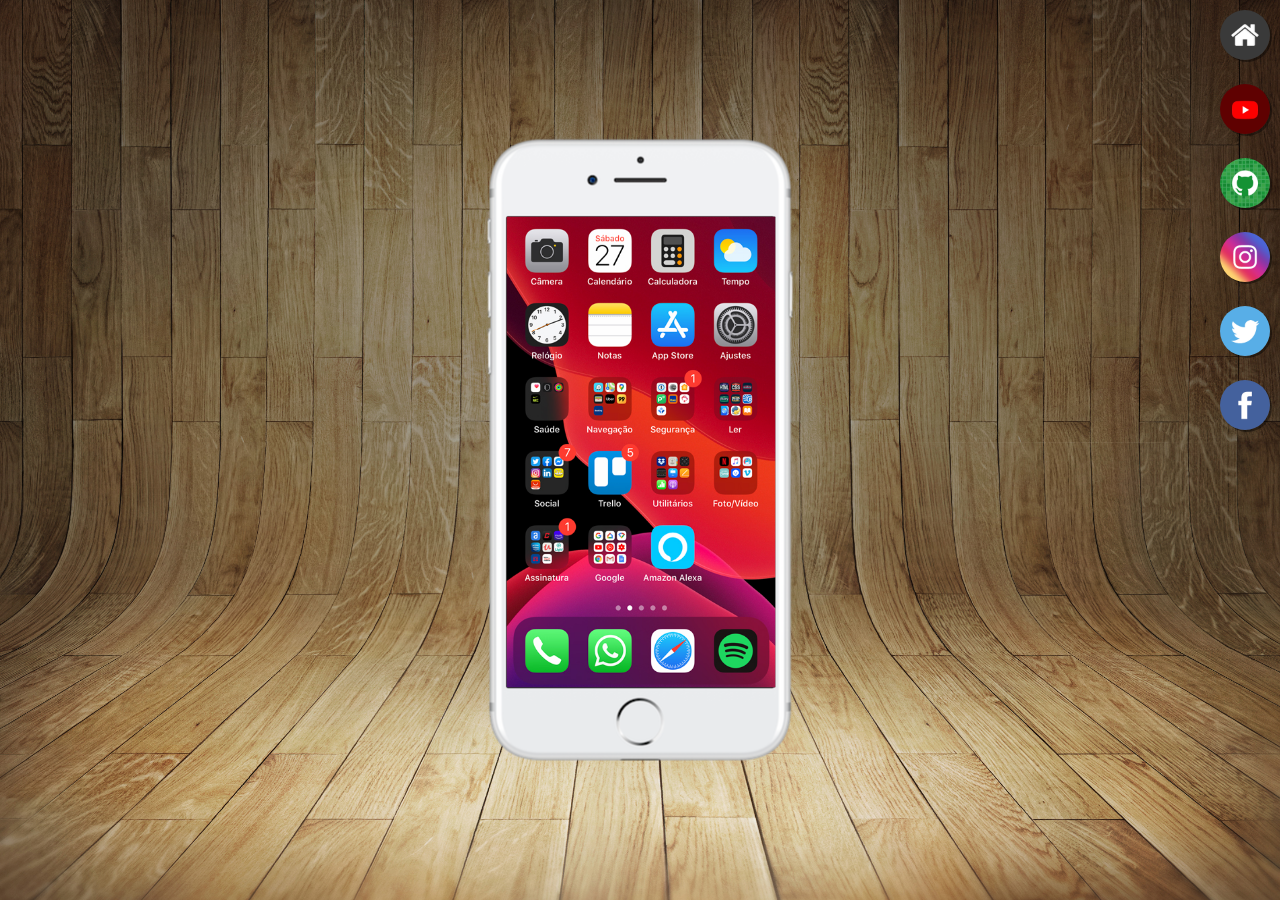
<file: index.html>
<!DOCTYPE html>
<html lang="pt-br">
<head>
    <meta charset="UTF-8">
    <meta name="viewport" content="width=device-width, initial-scale=1.0">
    <title>Projeto Social</title>
    <link rel="shortcut icon" href="favicon.ico" type="image/x-icon">
    <link rel="stylesheet" href="estilo/style.css">
</head>
<body>
    <main>
        <section id="telefone">
            <iframe src="/paginas-extas/home.html" frameborder="0" name="tela" id="tela">
                <p>Não compativel com o seu navegador</p>
            </iframe>
        </section>
        <section id="redes-sociais">
            <a href="paginas-extas/home.html" target="tela"><img src="imagens/logo-home.jpg" alt="HOME"></a><br>
            <a href="paginas-extas/youtube.html" target="tela"><img src="imagens/logo-youtube.jpg" alt="youtube"></a><br>
            <a href="paginas-extas/github.html" target="tela"><img src="imagens/logo-github.jpg" alt="logo-github"></a><br>
            <a href="paginas-extas/instagram.html" target="tela"><img src="imagens/logo-instagram.jpg" alt="logo-instagram"></a><br>
            <a href="paginas-extas/twitter.html" target="tela"><img src="imagens/logo-twitter.jpg" alt="logo-twitter"></a><br>
            <a href="paginas-extas/facebook.html" target="tela"><img src="imagens/logo-facebook.jpg" alt="logo-facebook"></a>
        </section>
    </main>
</body>
</html>
</file>
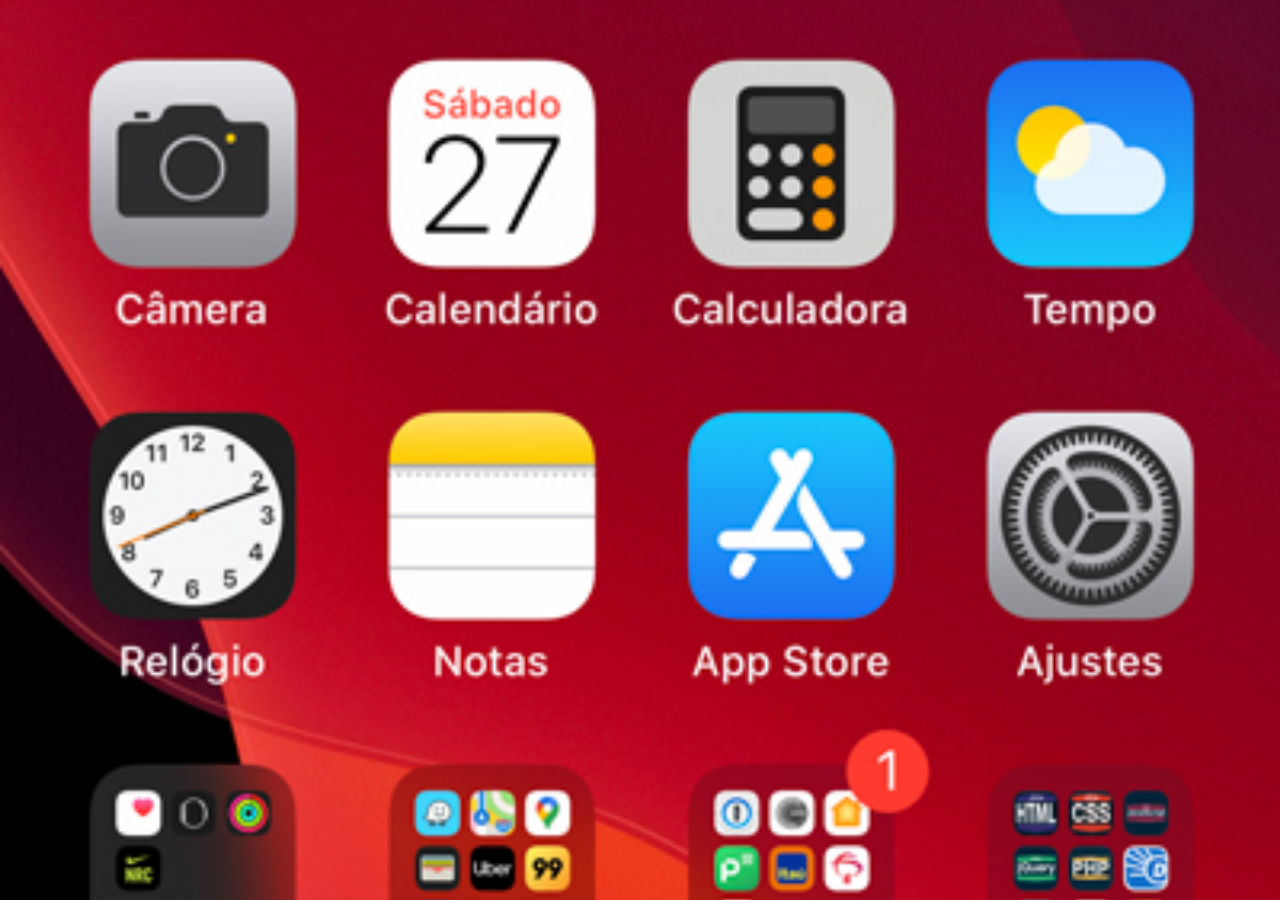
<file: home.html>
<!DOCTYPE html>
<html lang="pt-br">
<head>
    <meta charset="UTF-8">
    <meta name="viewport" content="width=device-width, initial-scale=1.0">
    <title>HOME</title>
    <style>
        *{
            margin: 0%;
            padding: 0%;
        }
        body{
            width: 100vw;
            height: 100vh;
            background: black url(imagens/tela-home.jpg) no-repeat top center;
            background-size: cover;
            
        }
    </style>
</head>
<body>
    
</body>
</html>
</file>
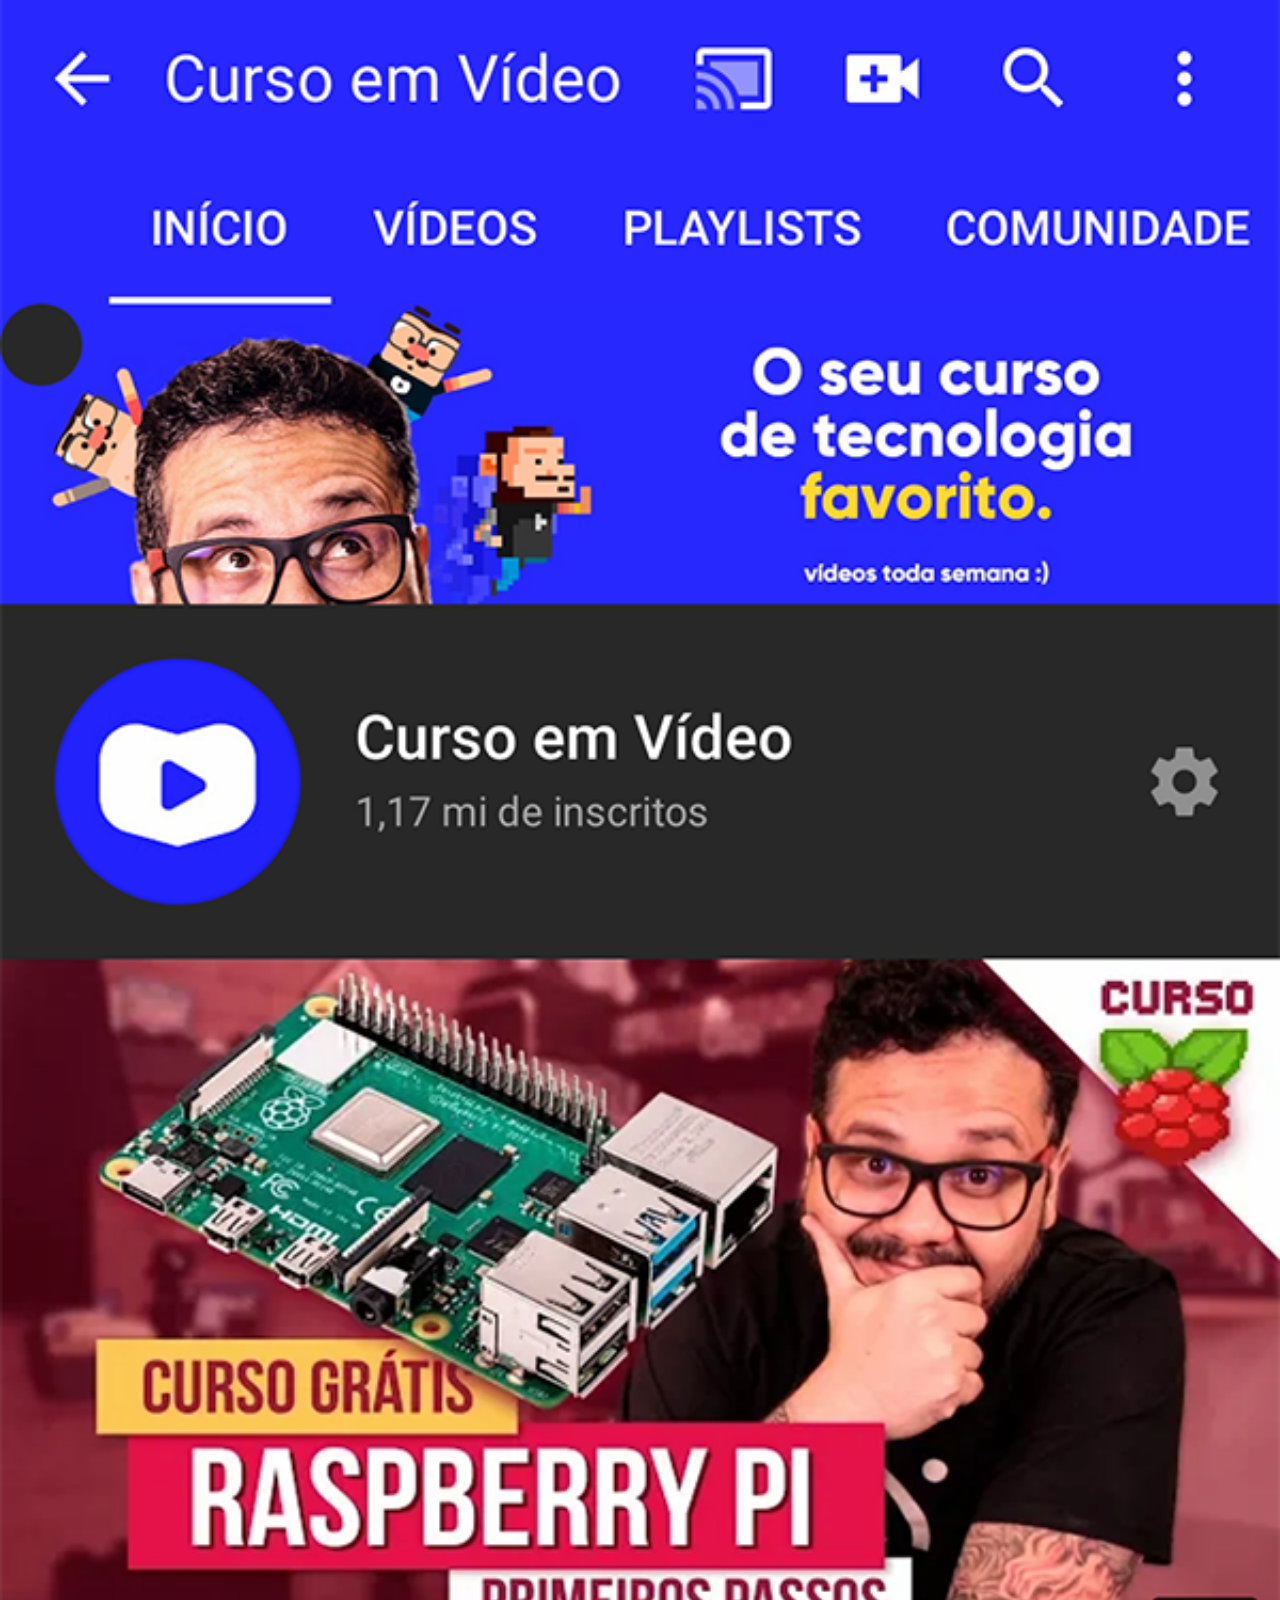
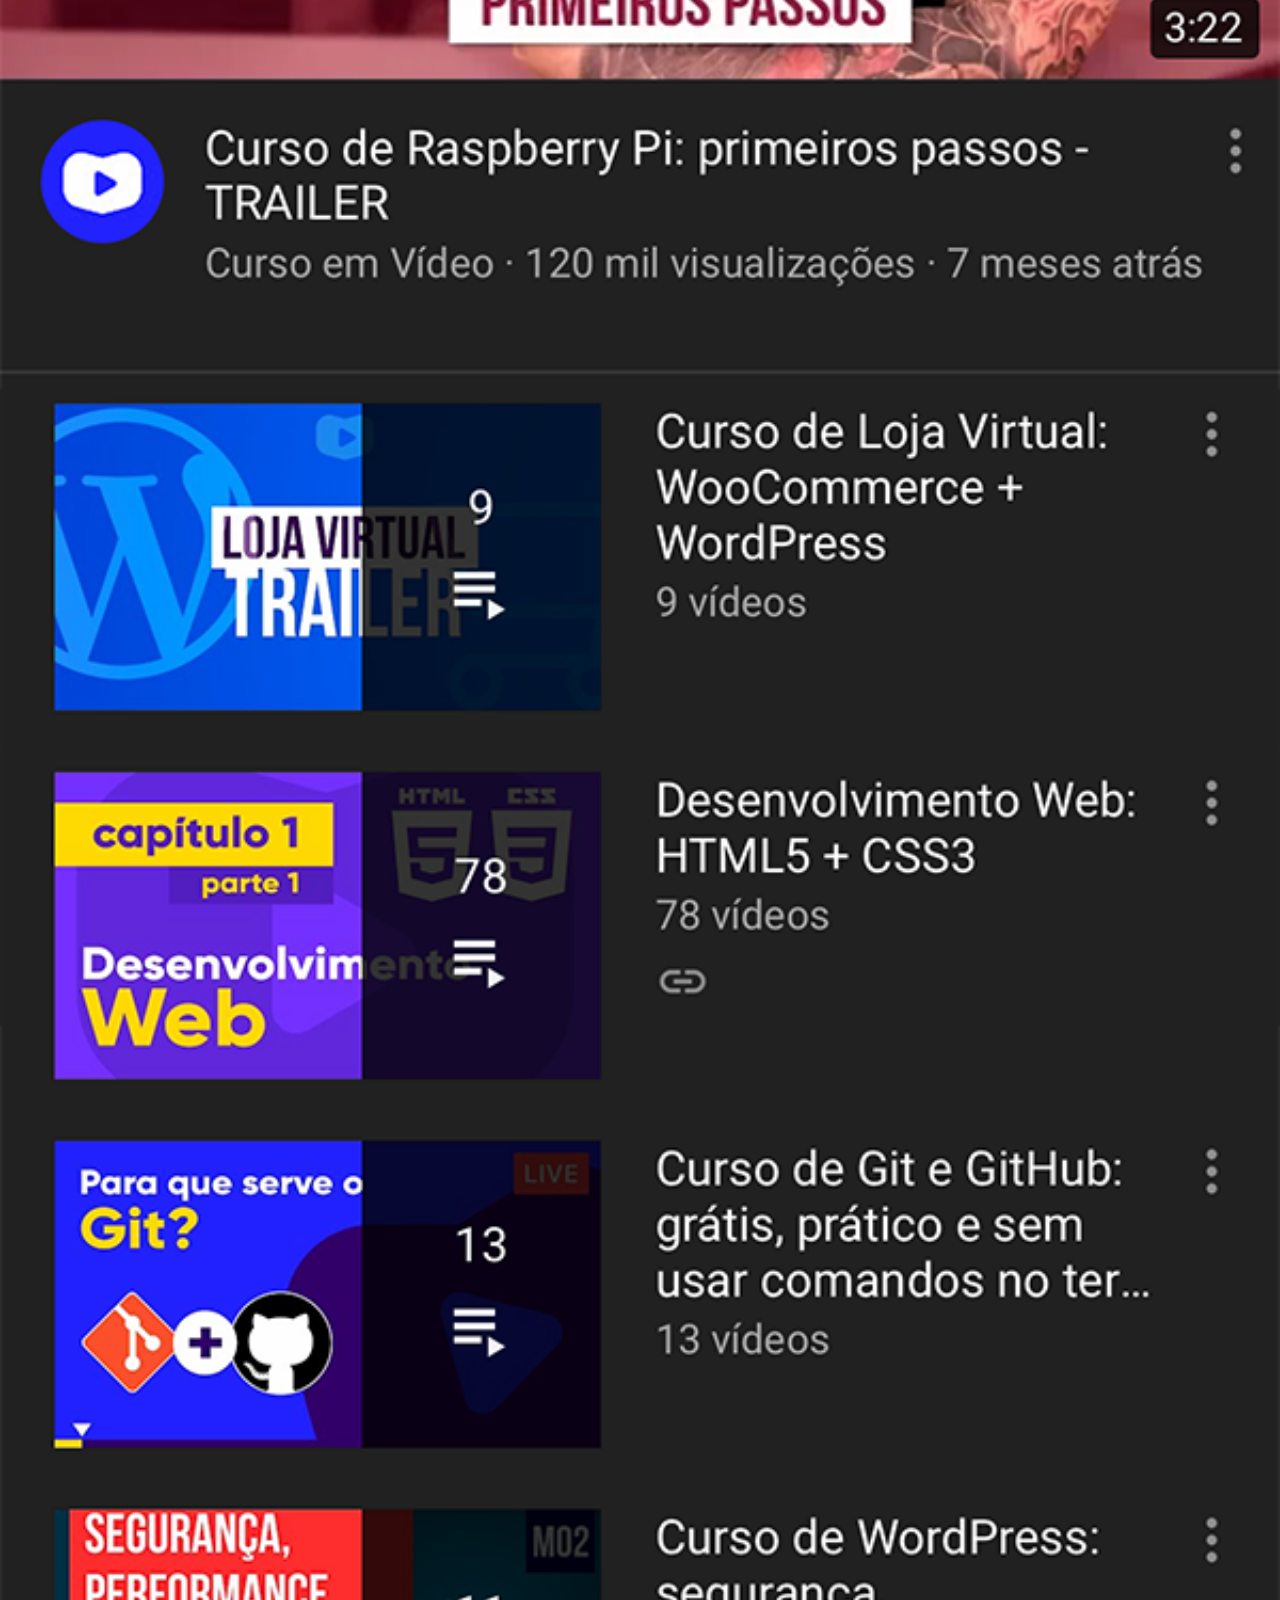
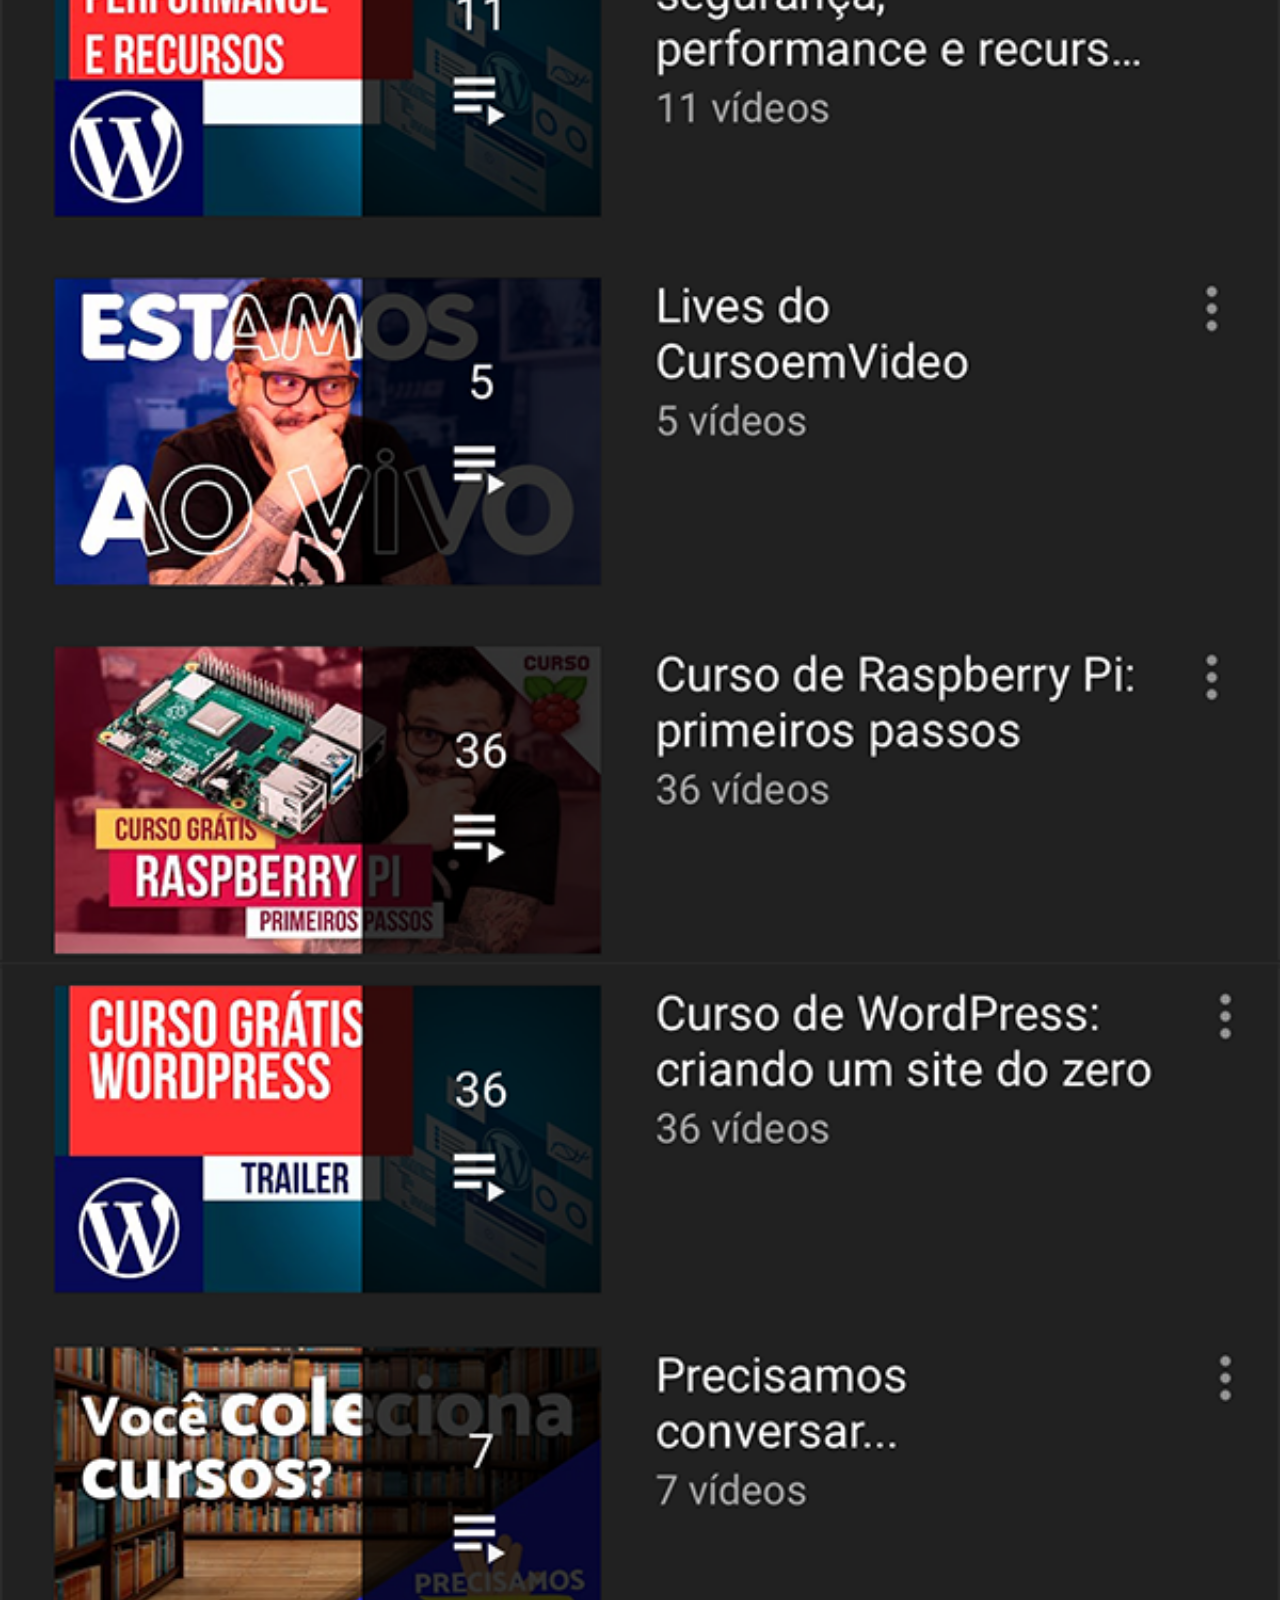
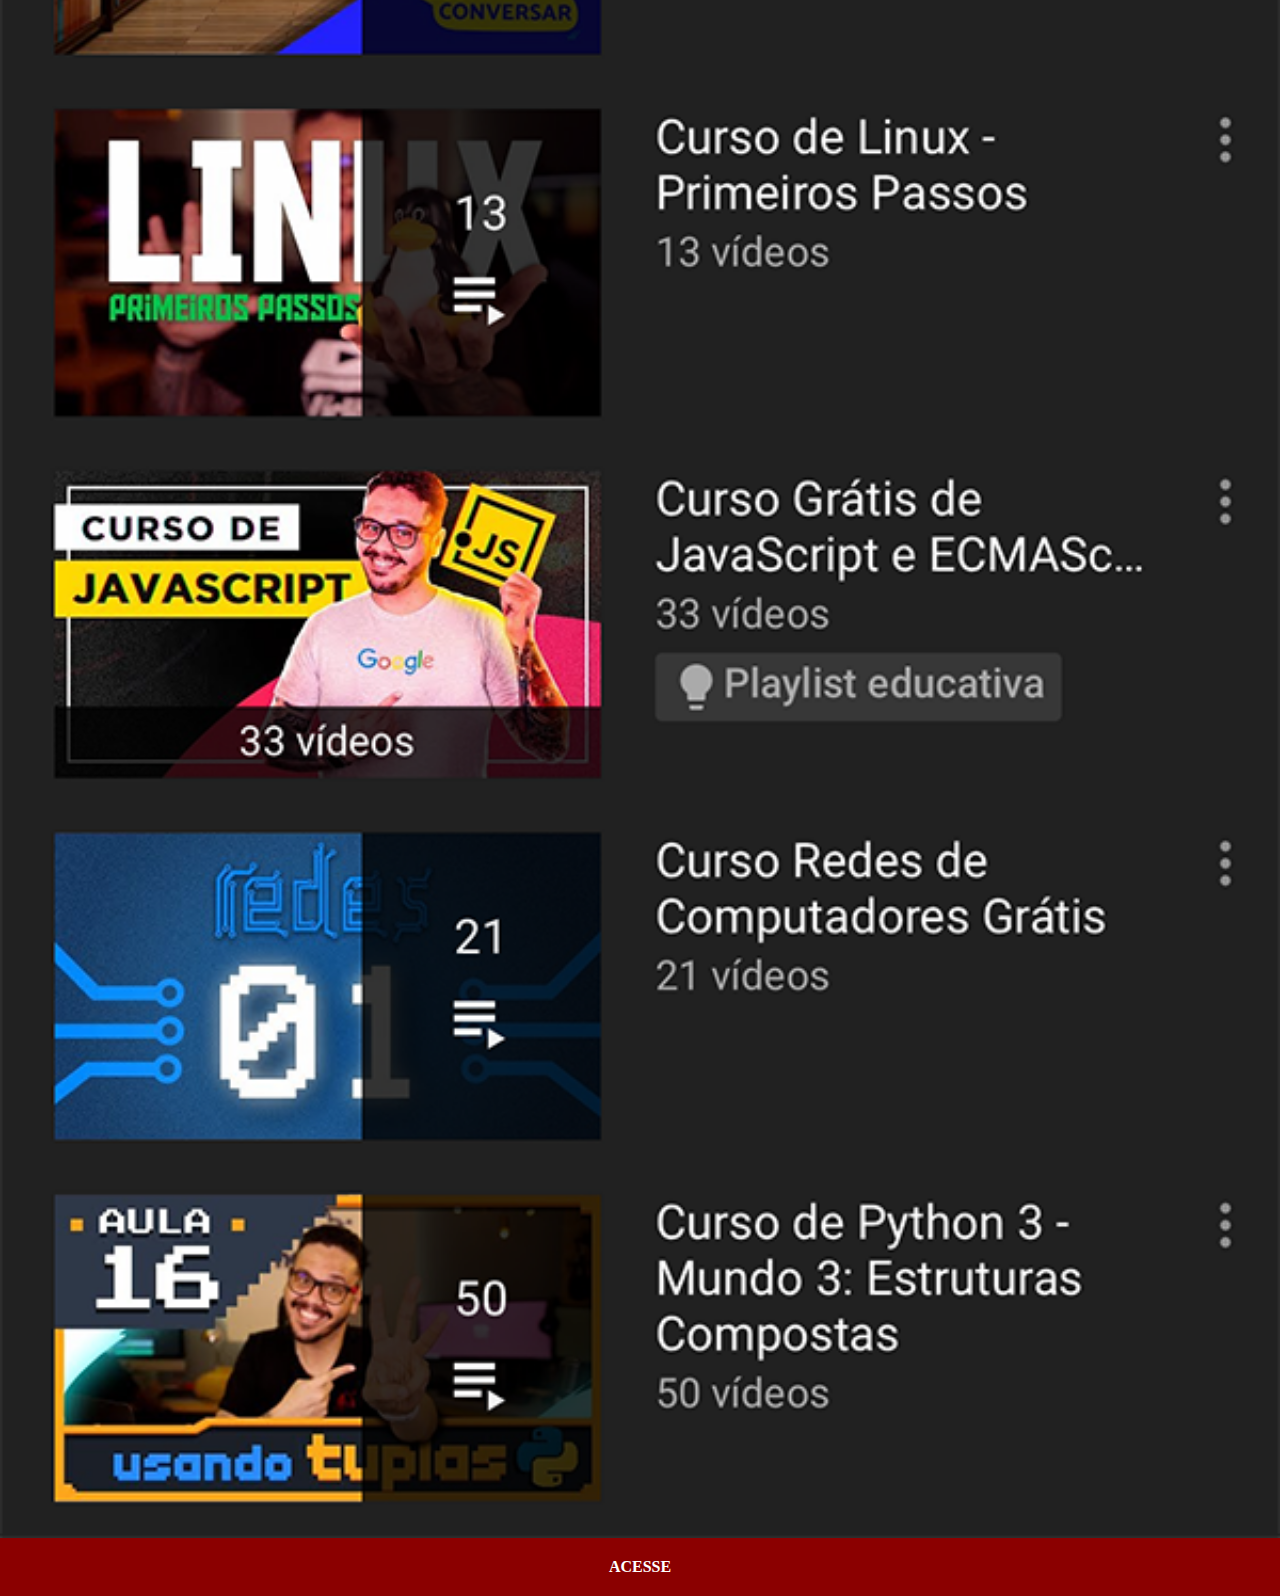
<file: youtube.html>
<!DOCTYPE html>
<html lang="pt-br">
<head>
    <meta charset="UTF-8">
    <meta name="viewport" content="width=device-width, initial-scale=1.0">
    <title>youtube</title>
    <link rel="stylesheet" href="estilo/social.css">
</head>
<body>
    <img src="imagens/tela-youtube.png" alt="">
    <a href="https://www.youtube.com/@CursoemVideo" target="_blank">ACESSE</a>
</body>
</html>
</file>
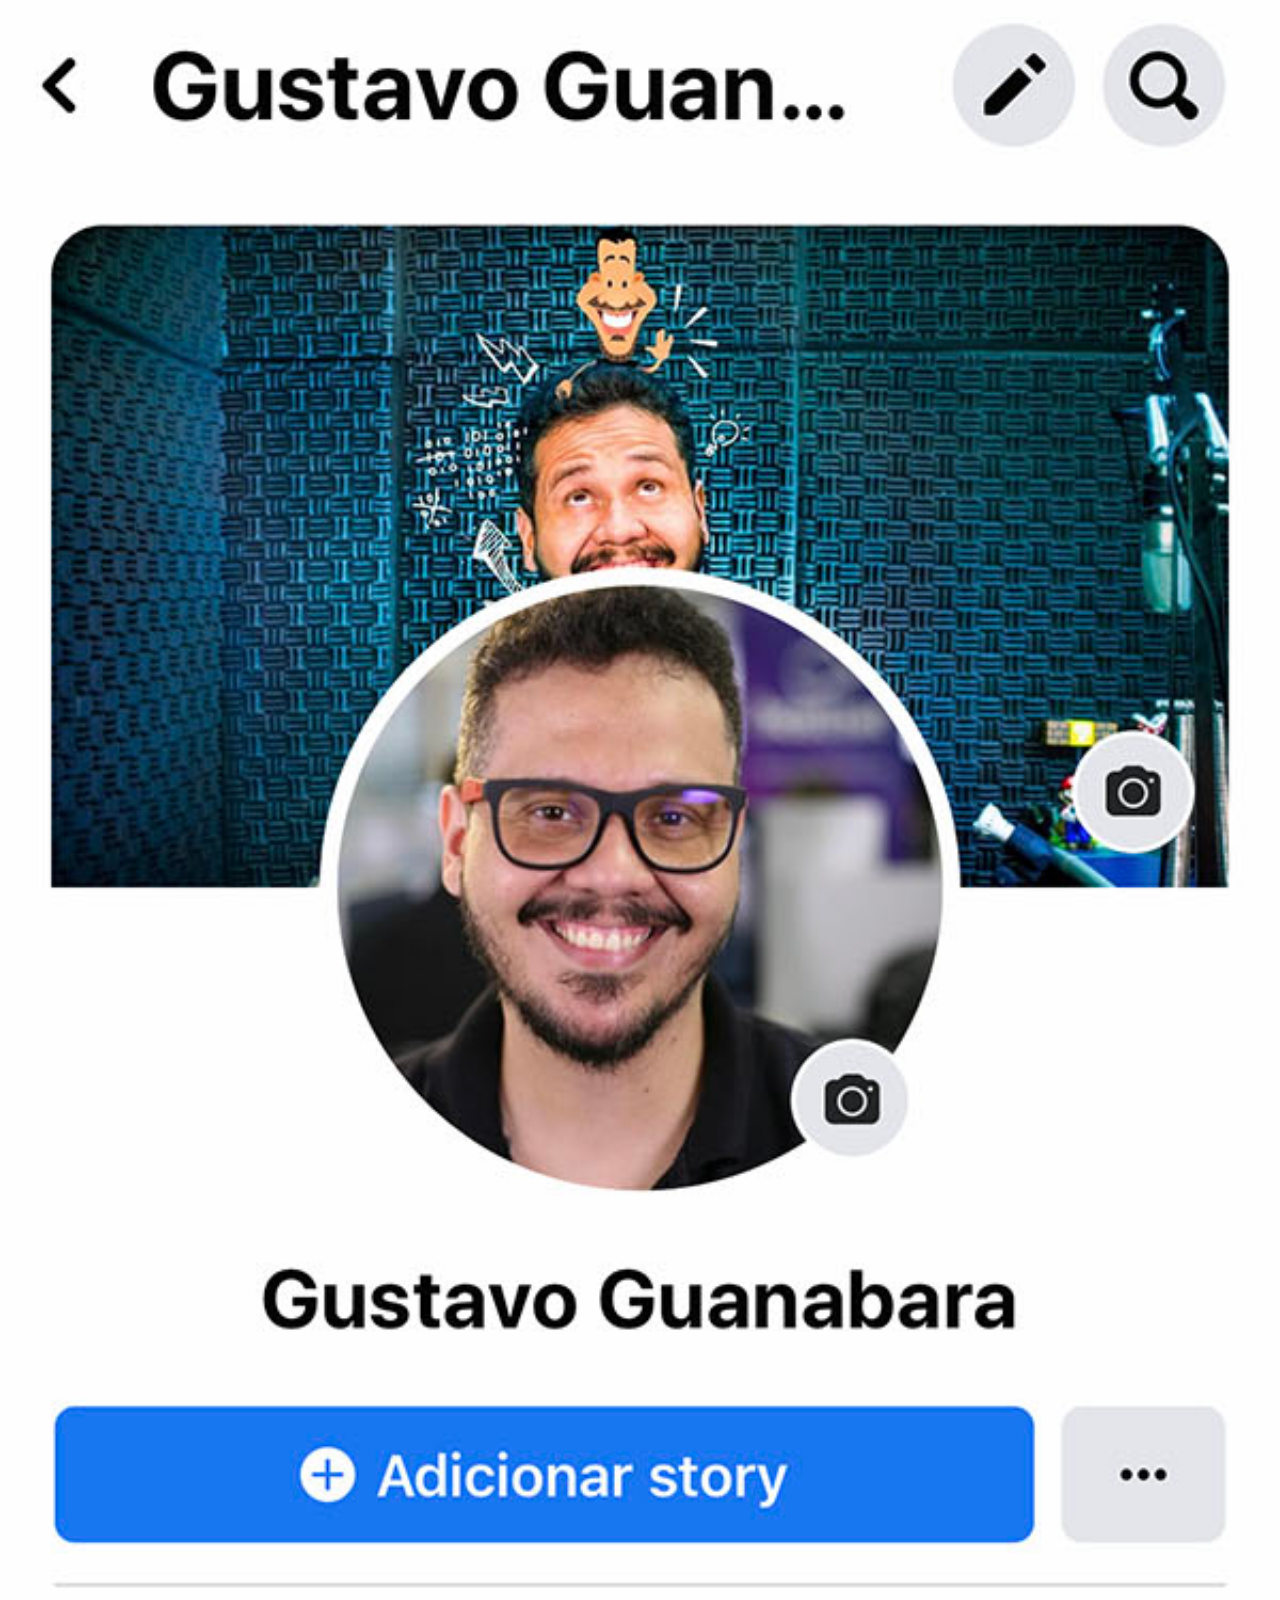
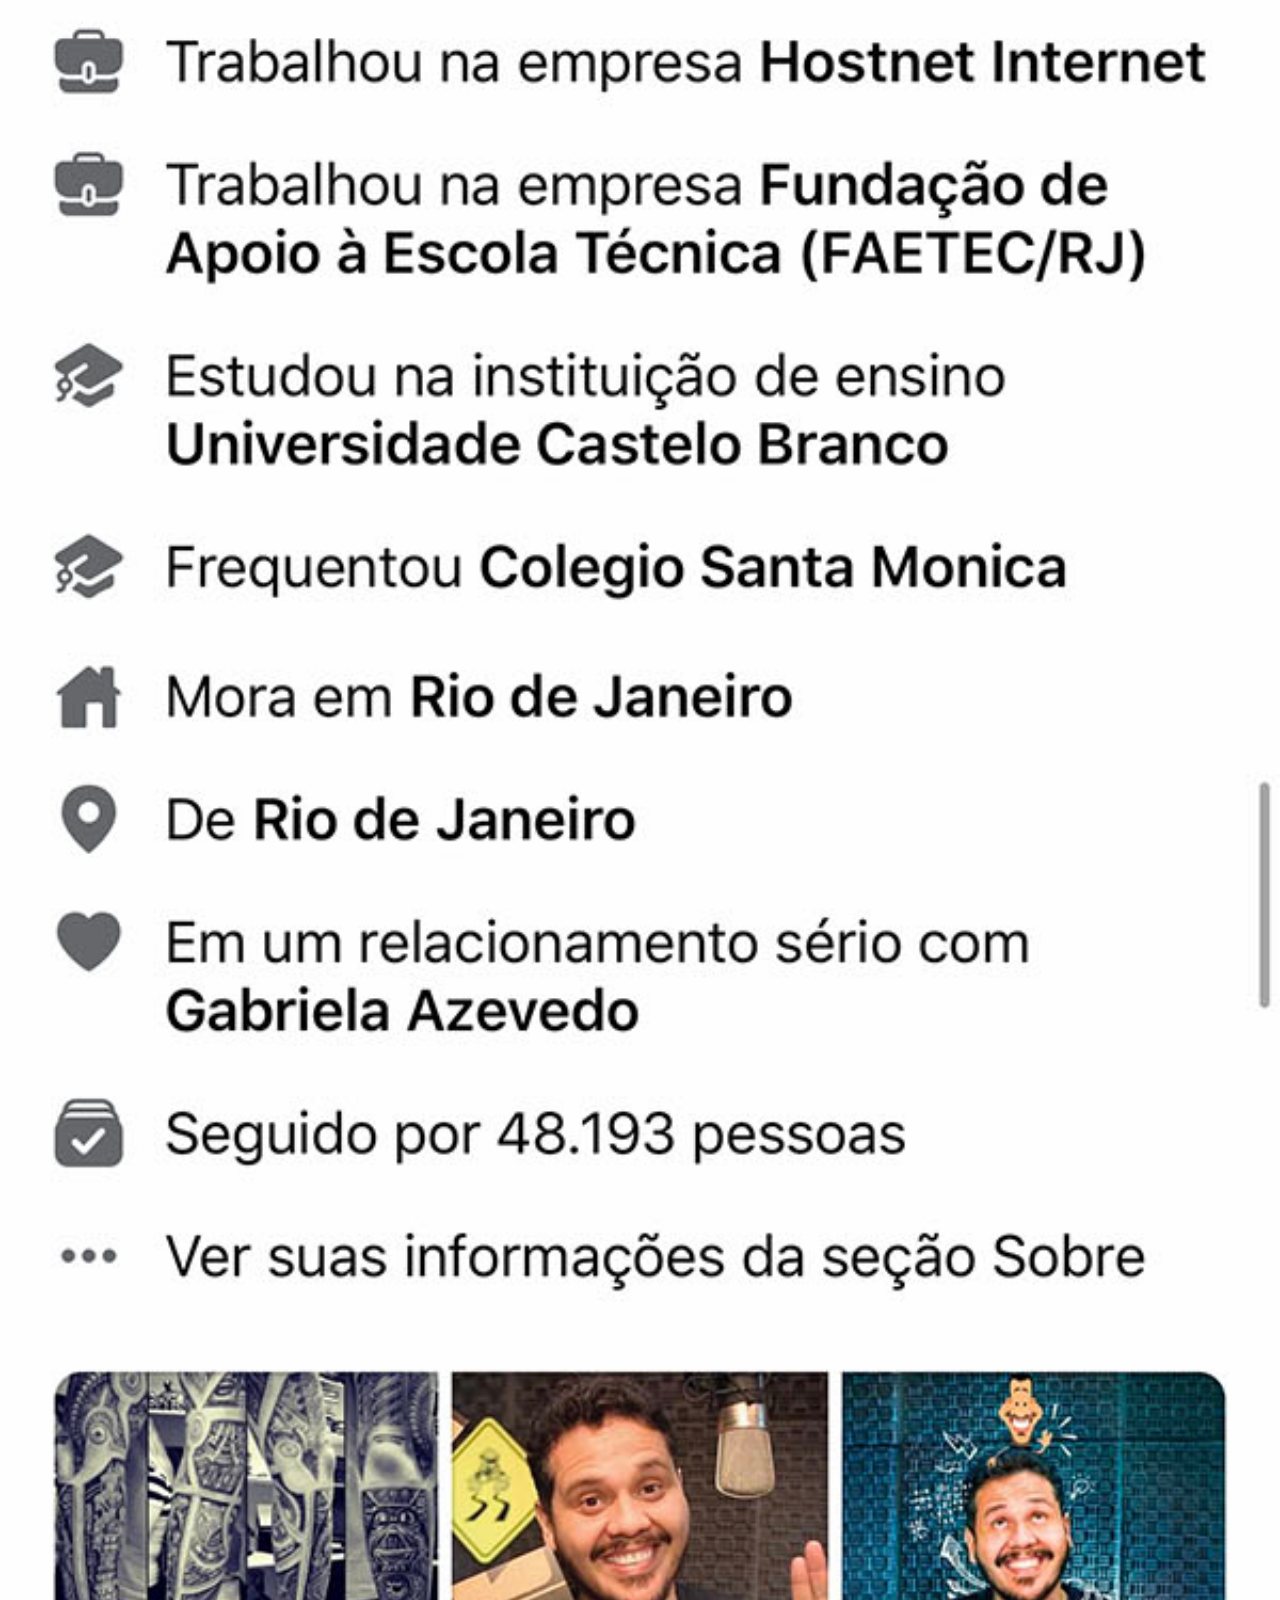
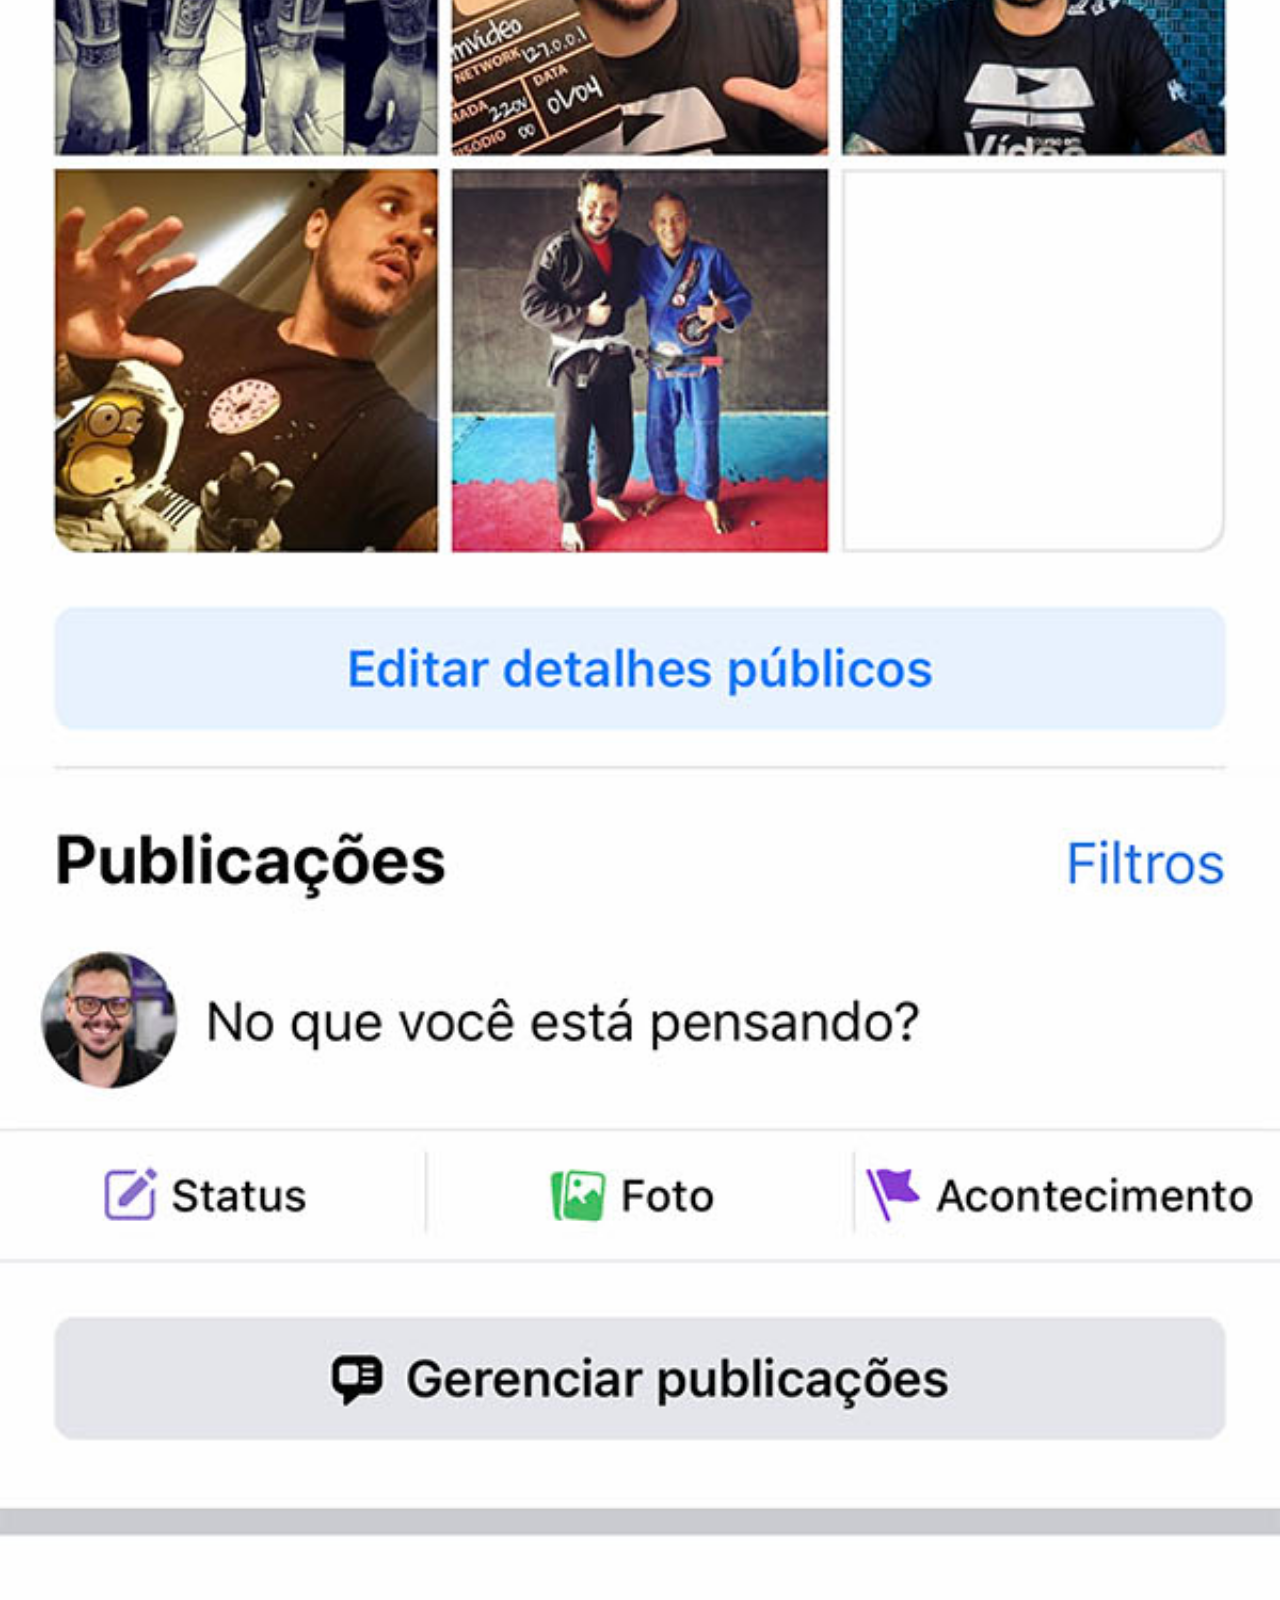
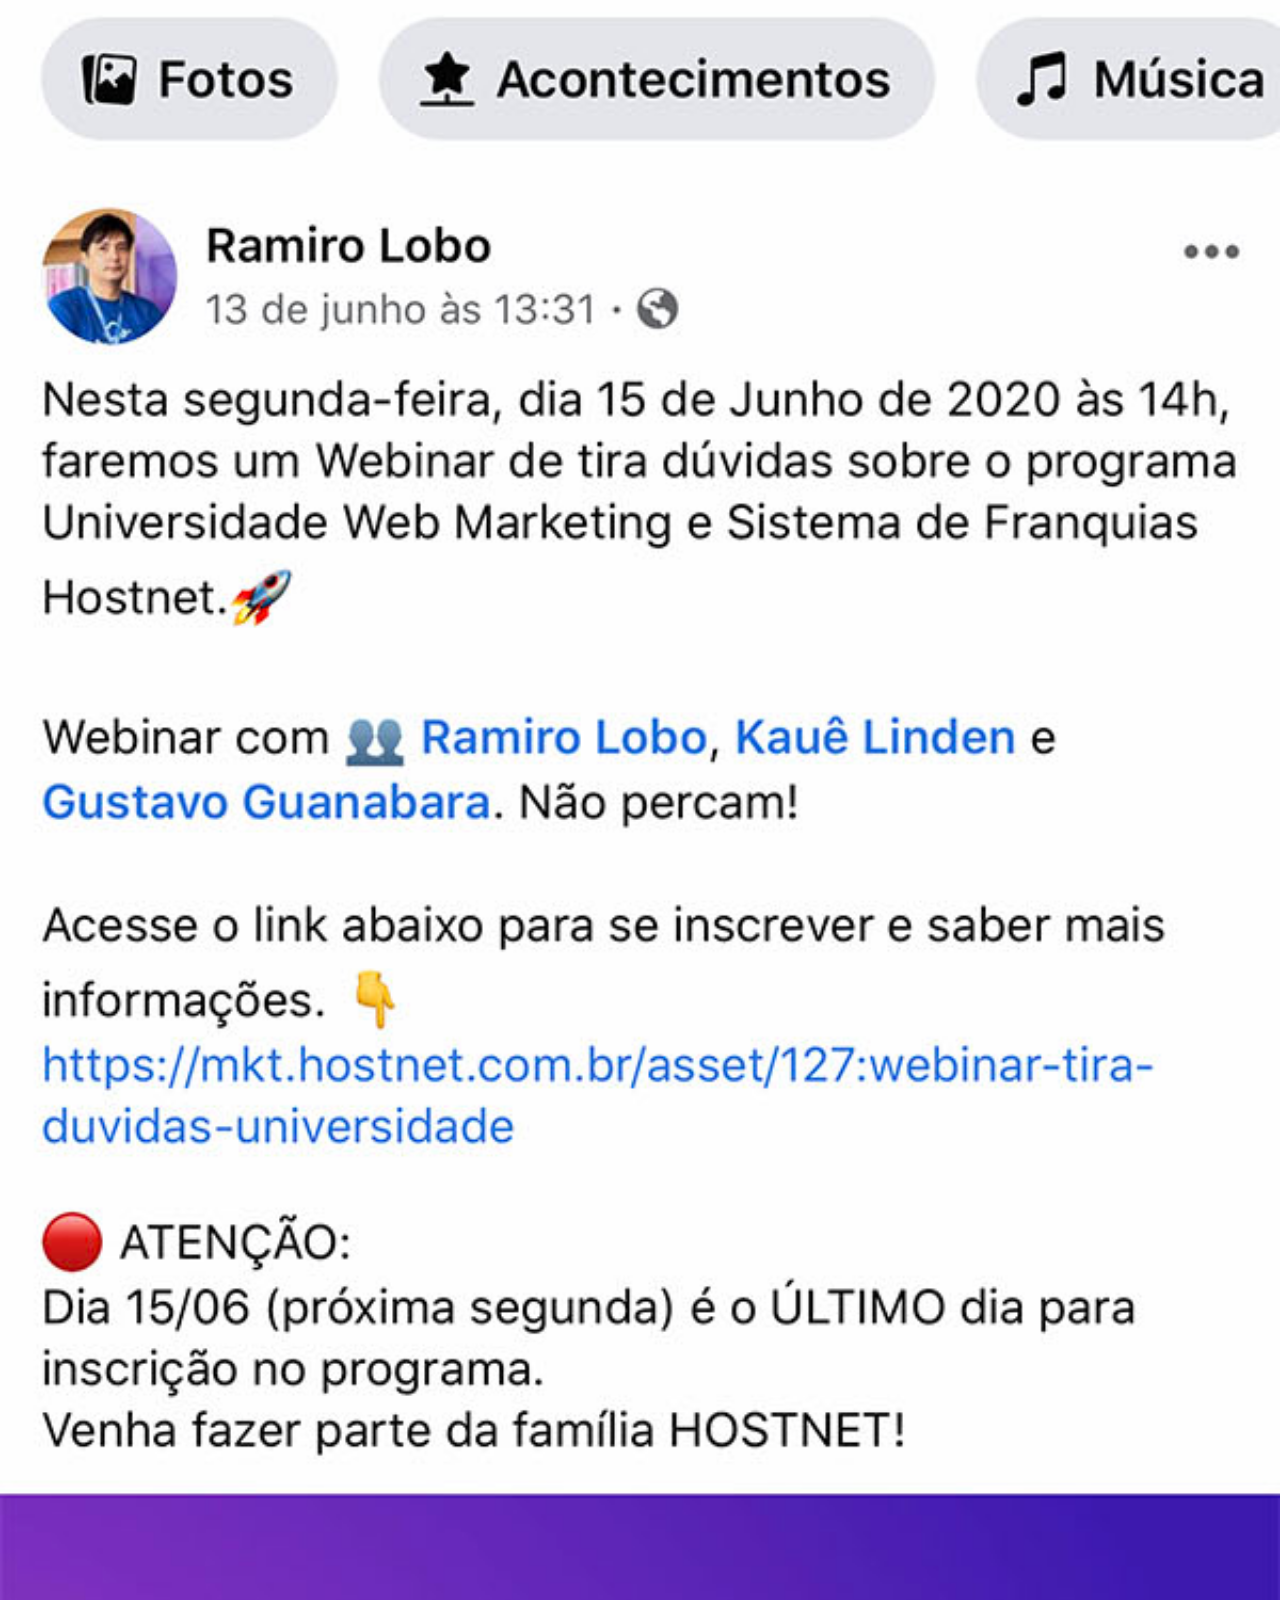
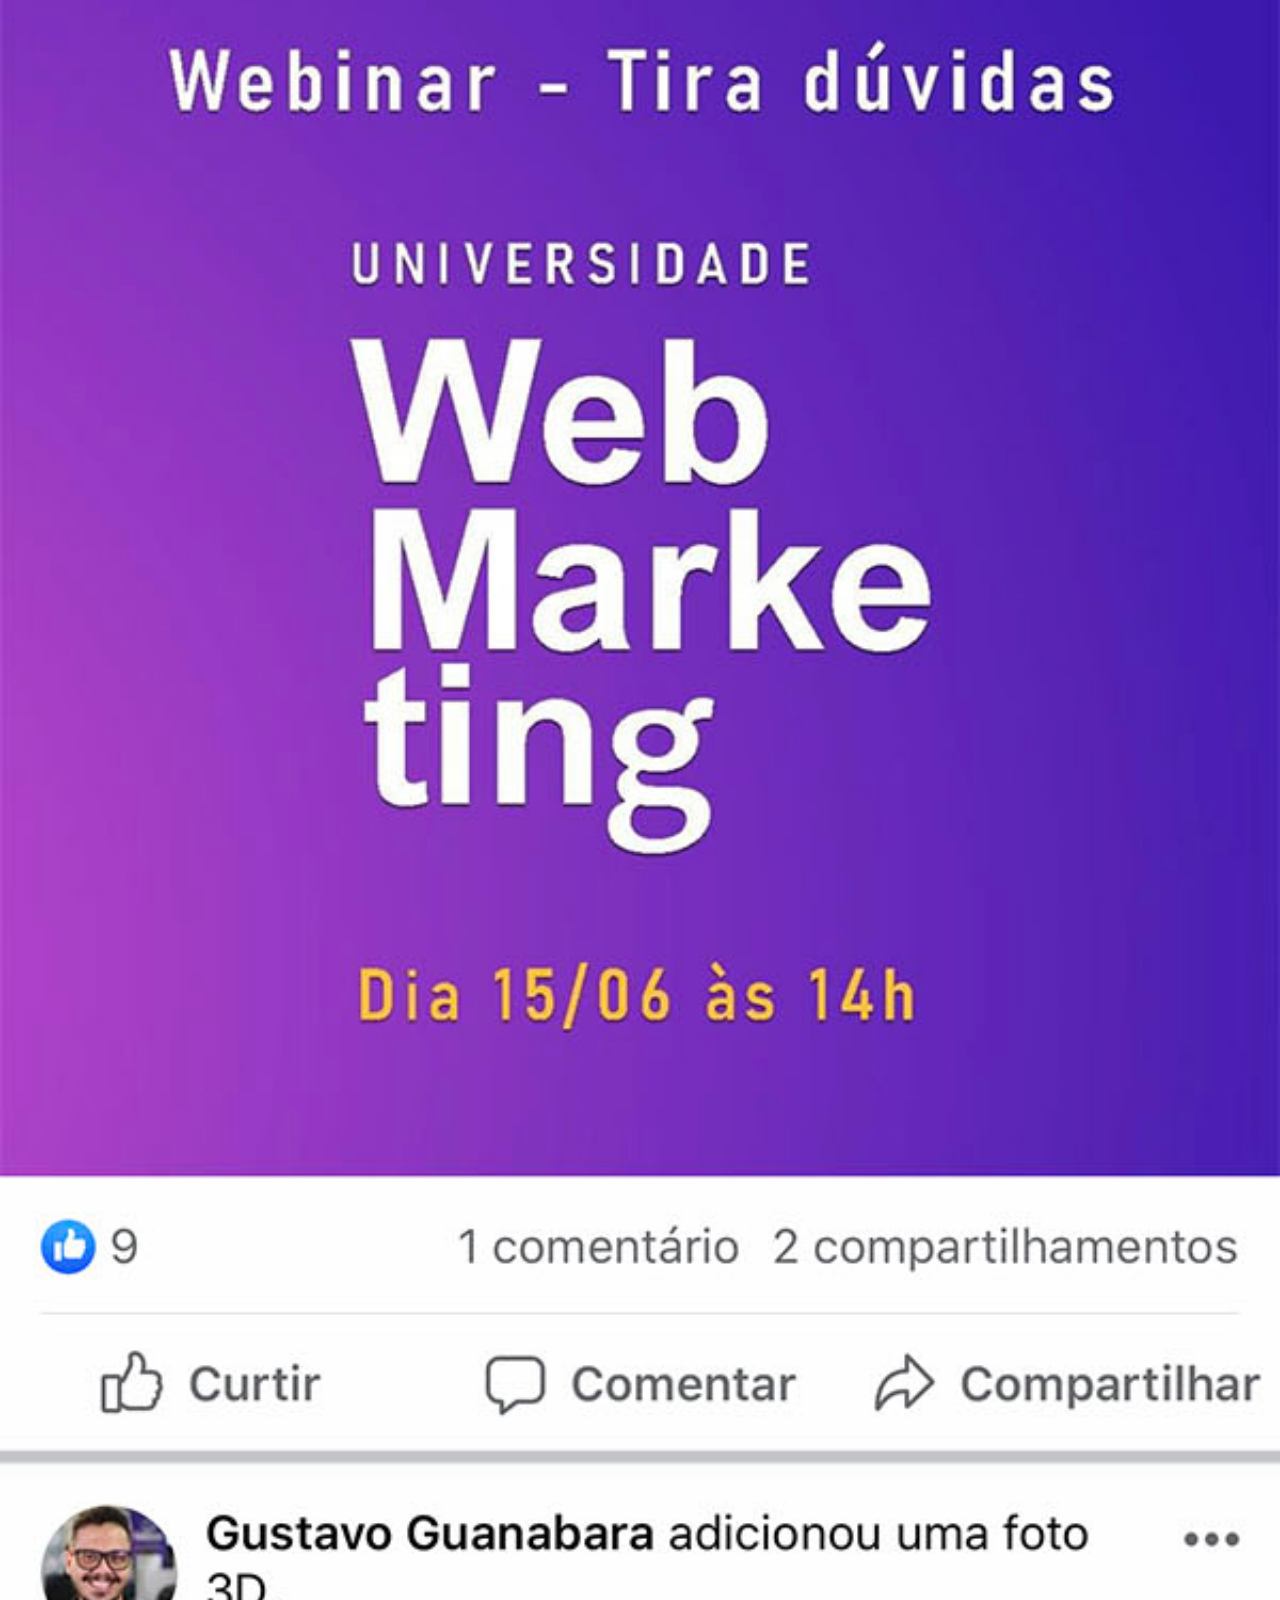
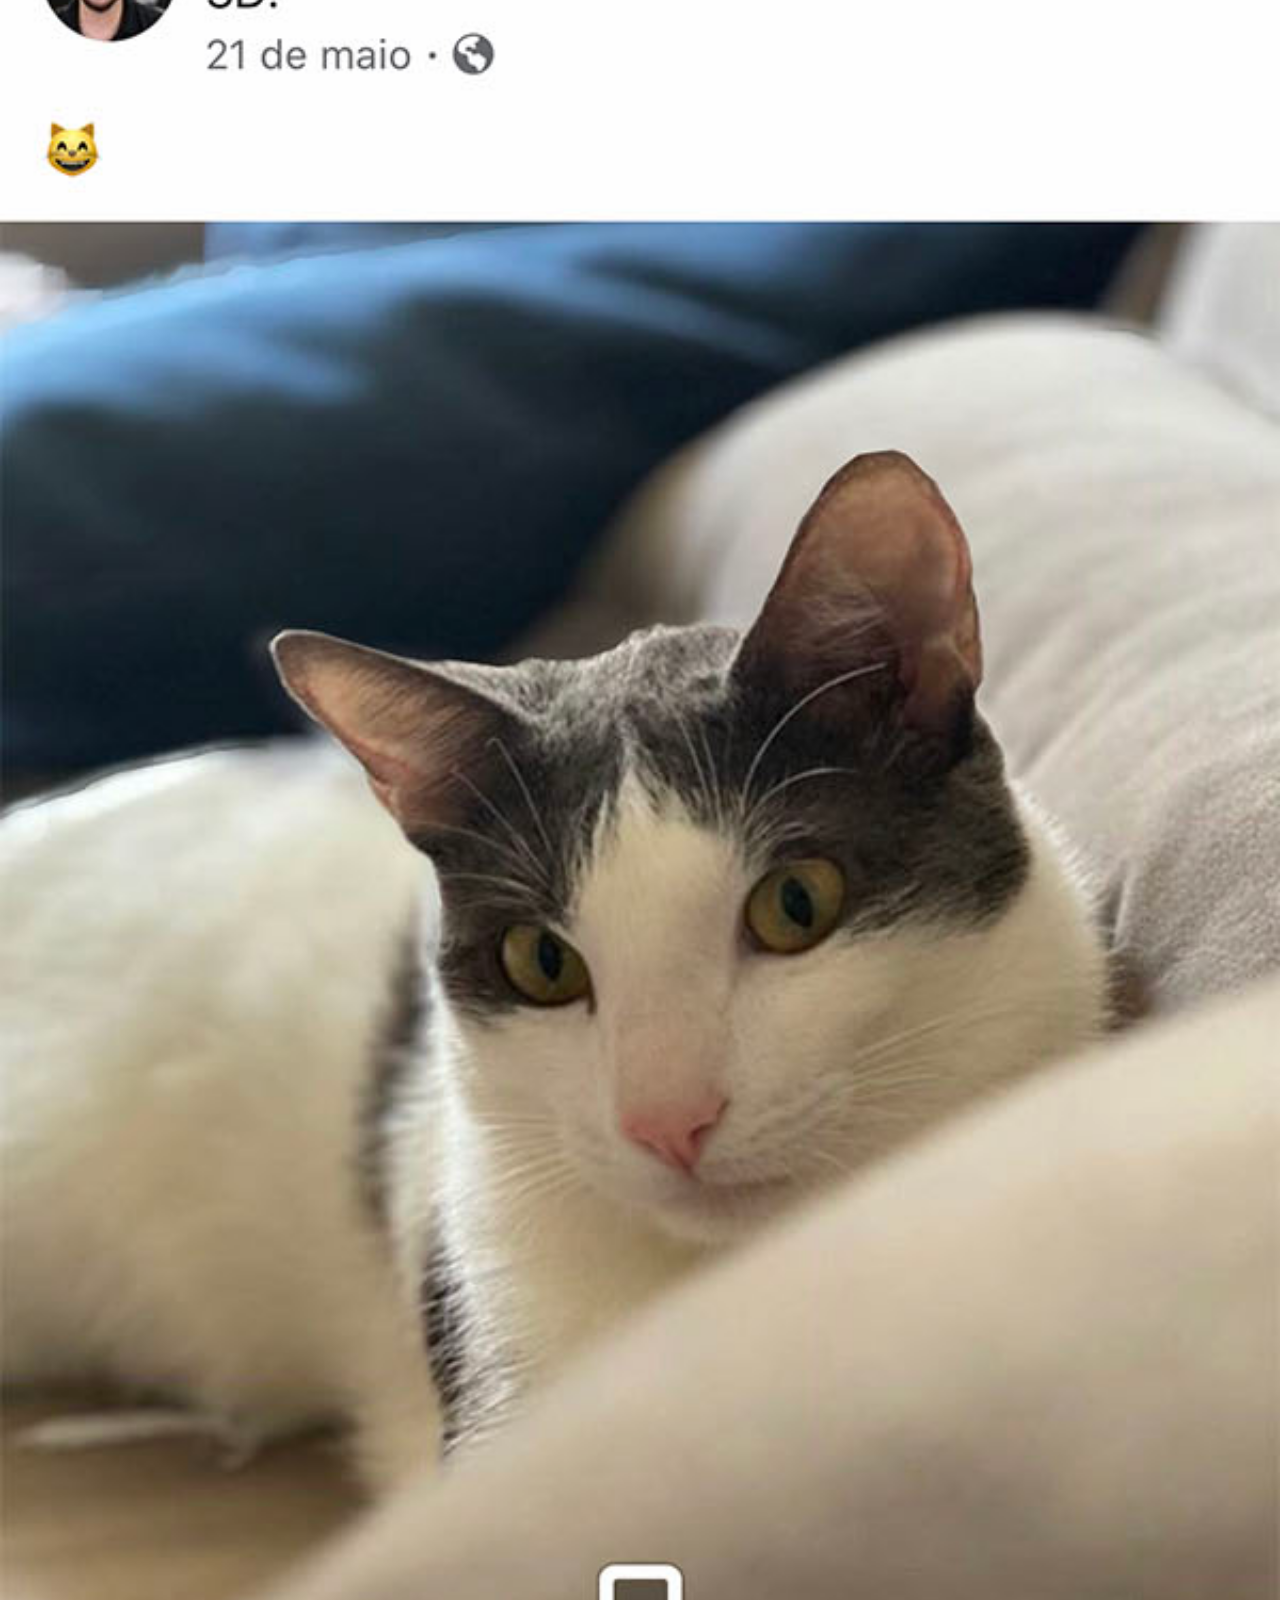
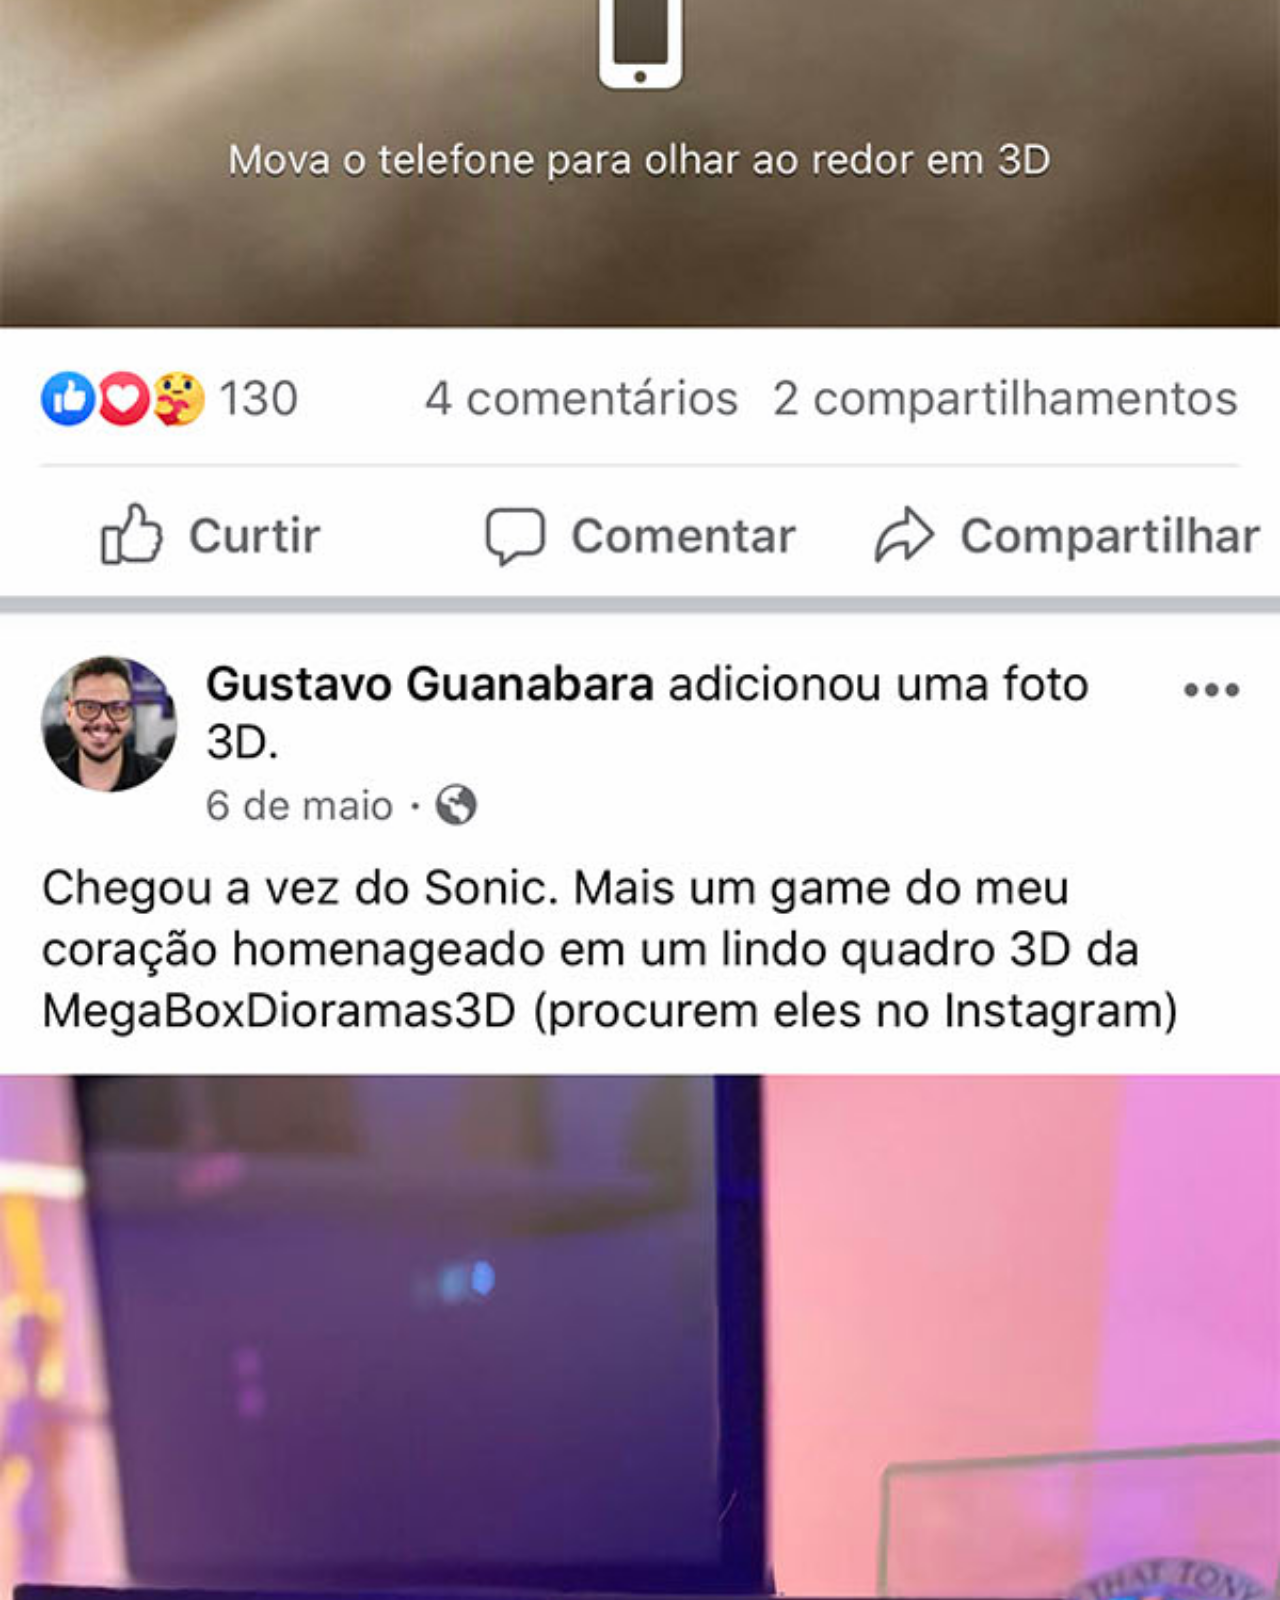
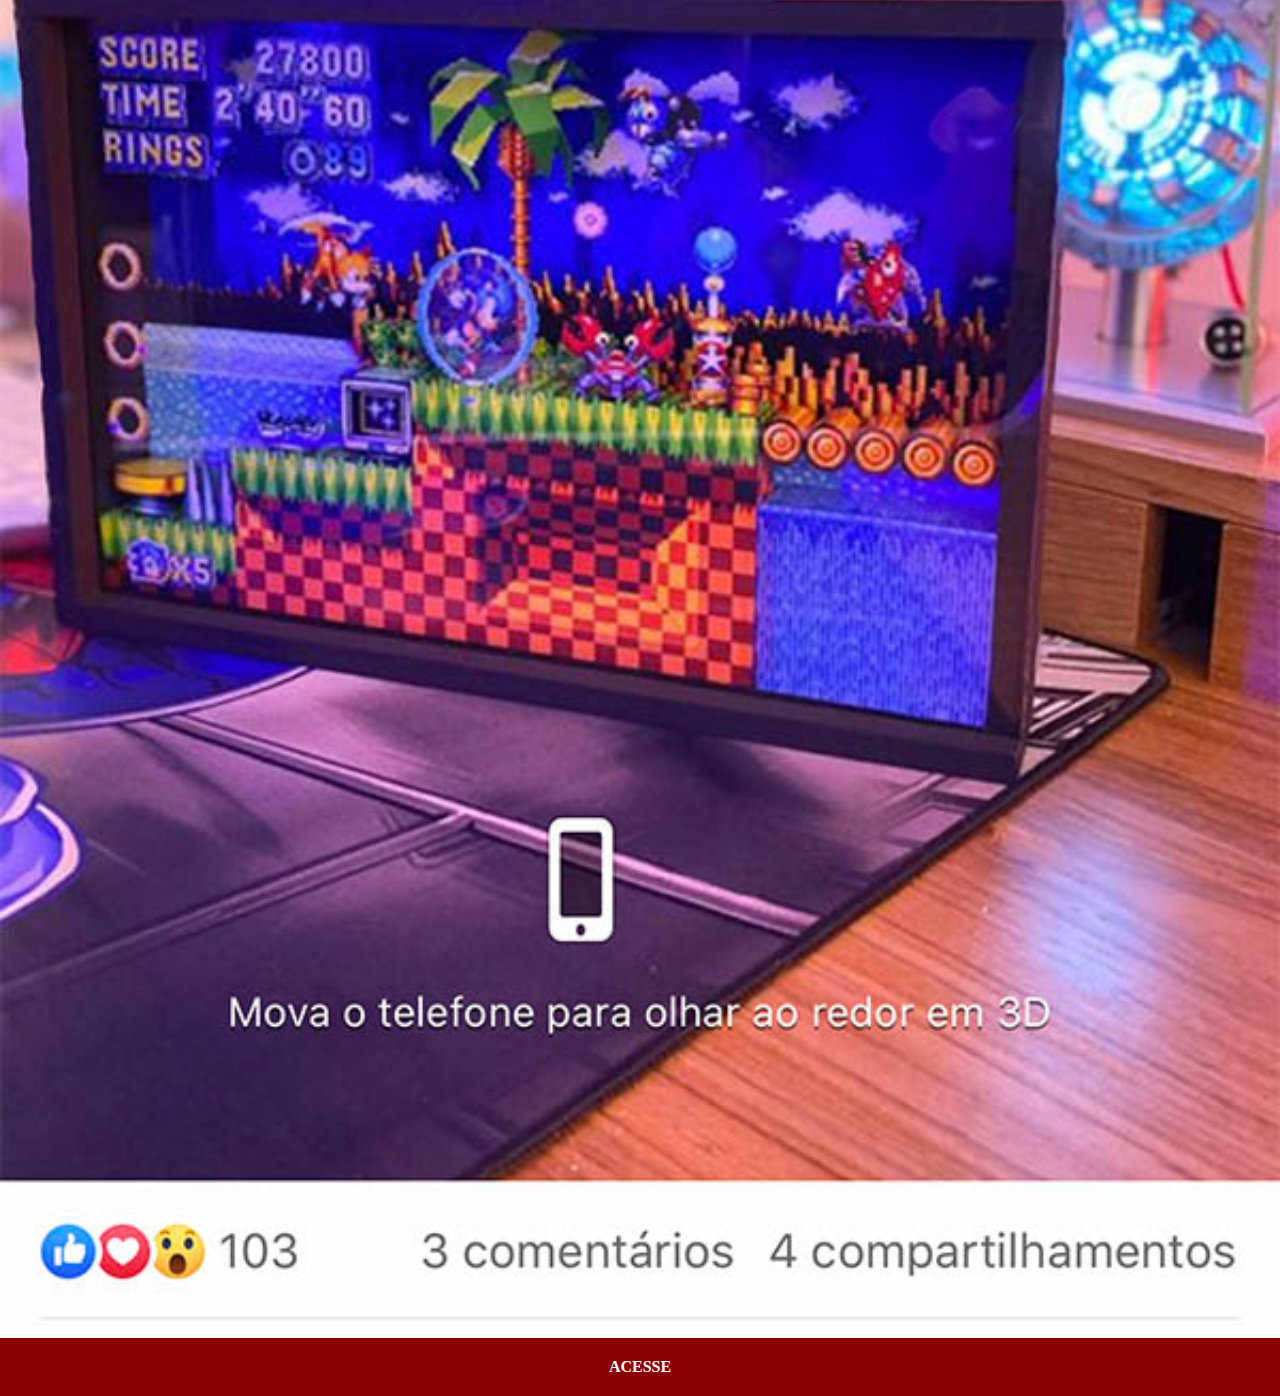
<file: paginas-extas/facebook.html>
<!DOCTYPE html>
<html lang="pt-br">
<head>
    <meta charset="UTF-8">
    <meta name="viewport" content="width=device-width, initial-scale=1.0">
    <title>youtube</title>
    <link rel="stylesheet" href="../estilo/social.css">
</head>
<body>
    <img src="../imagens/tela-facebook.jpg" alt="">
    <a href="https://www.facebook.com/gustavoguanabara" target="_blank">ACESSE</a>
</body>
</html>
</file>
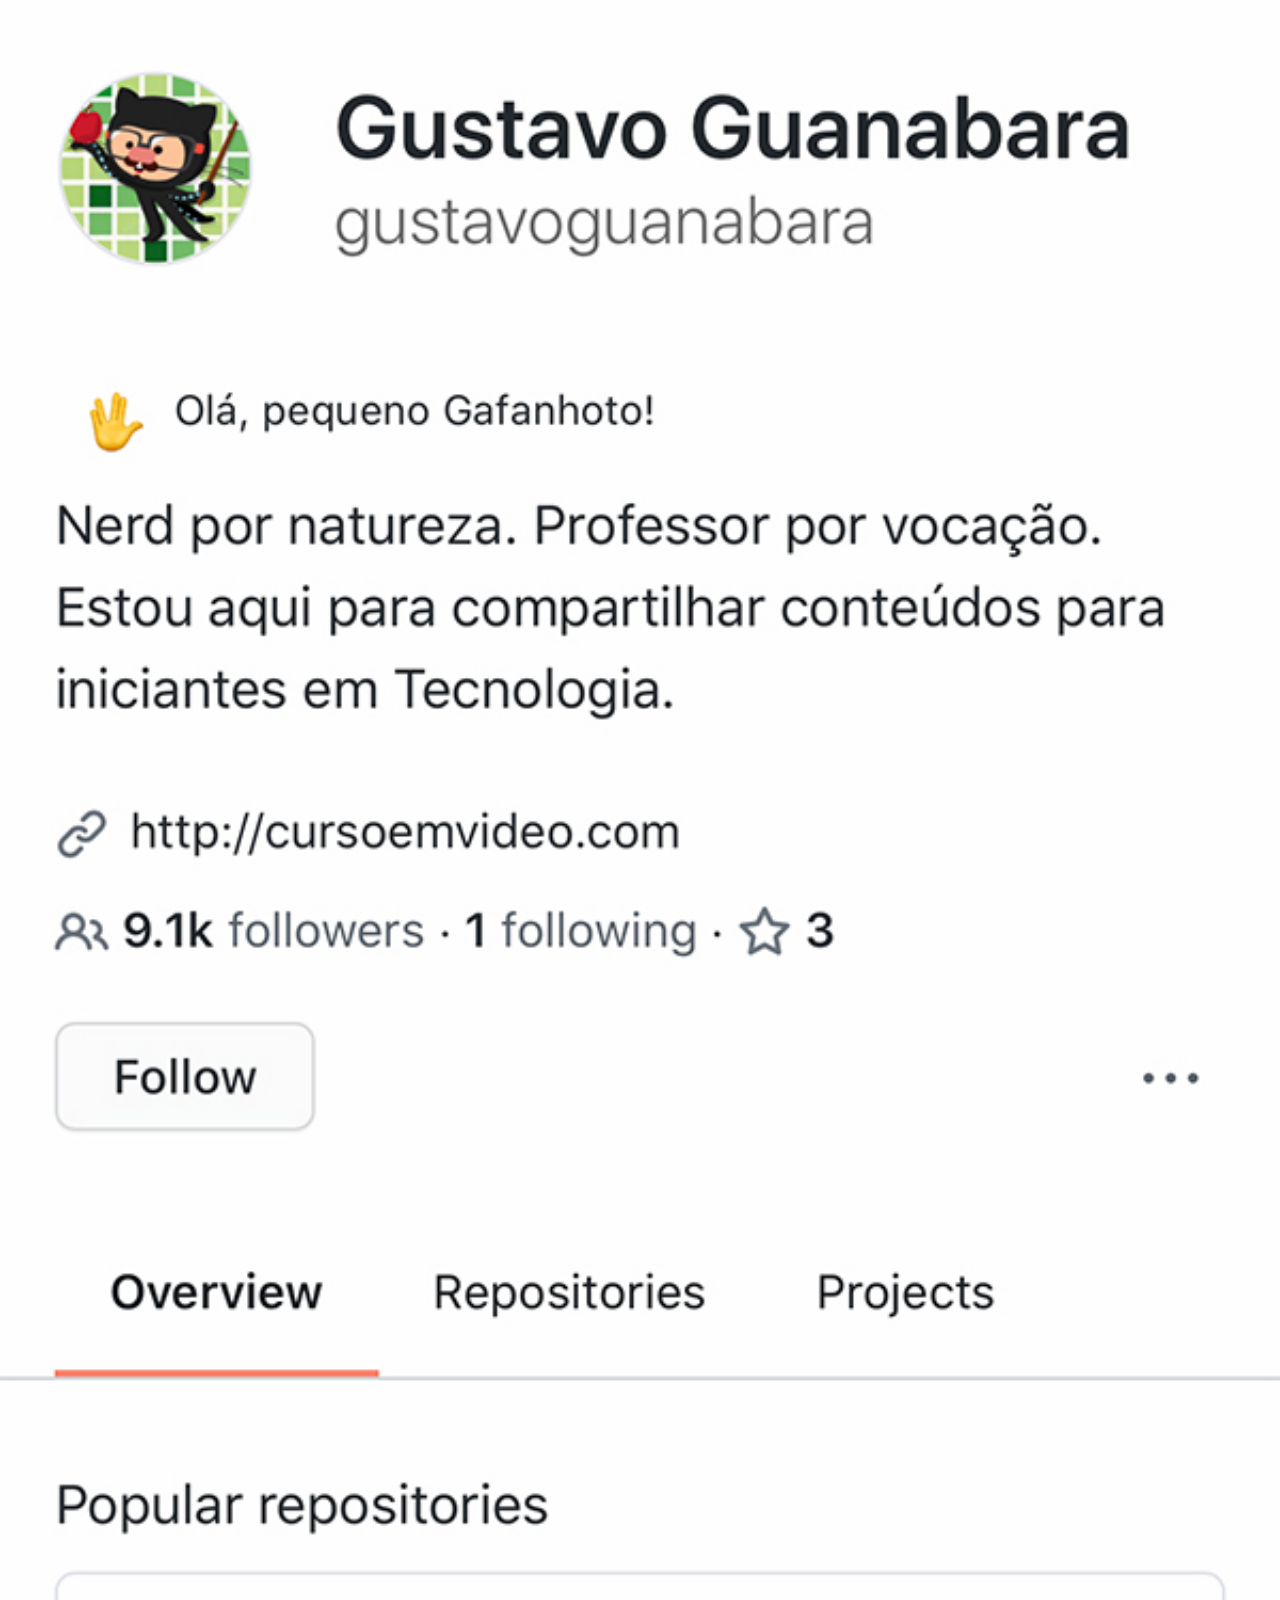
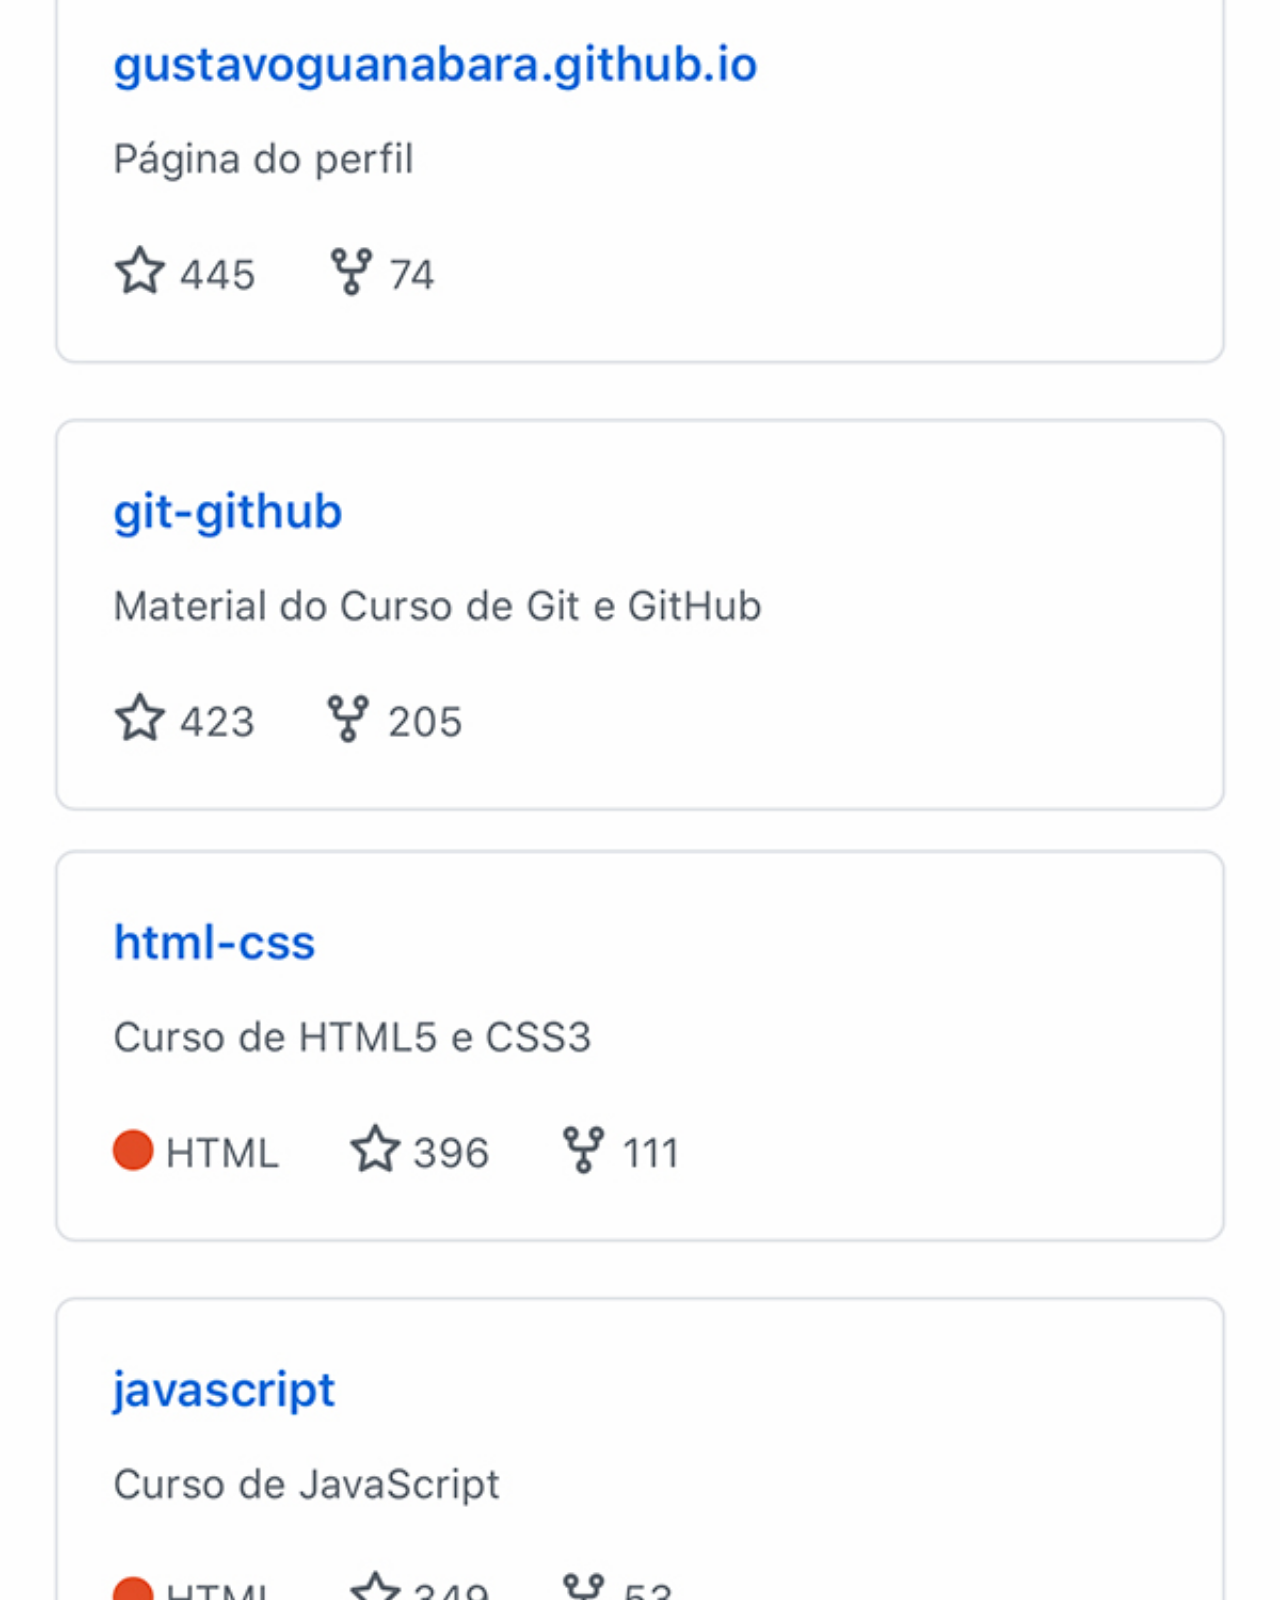
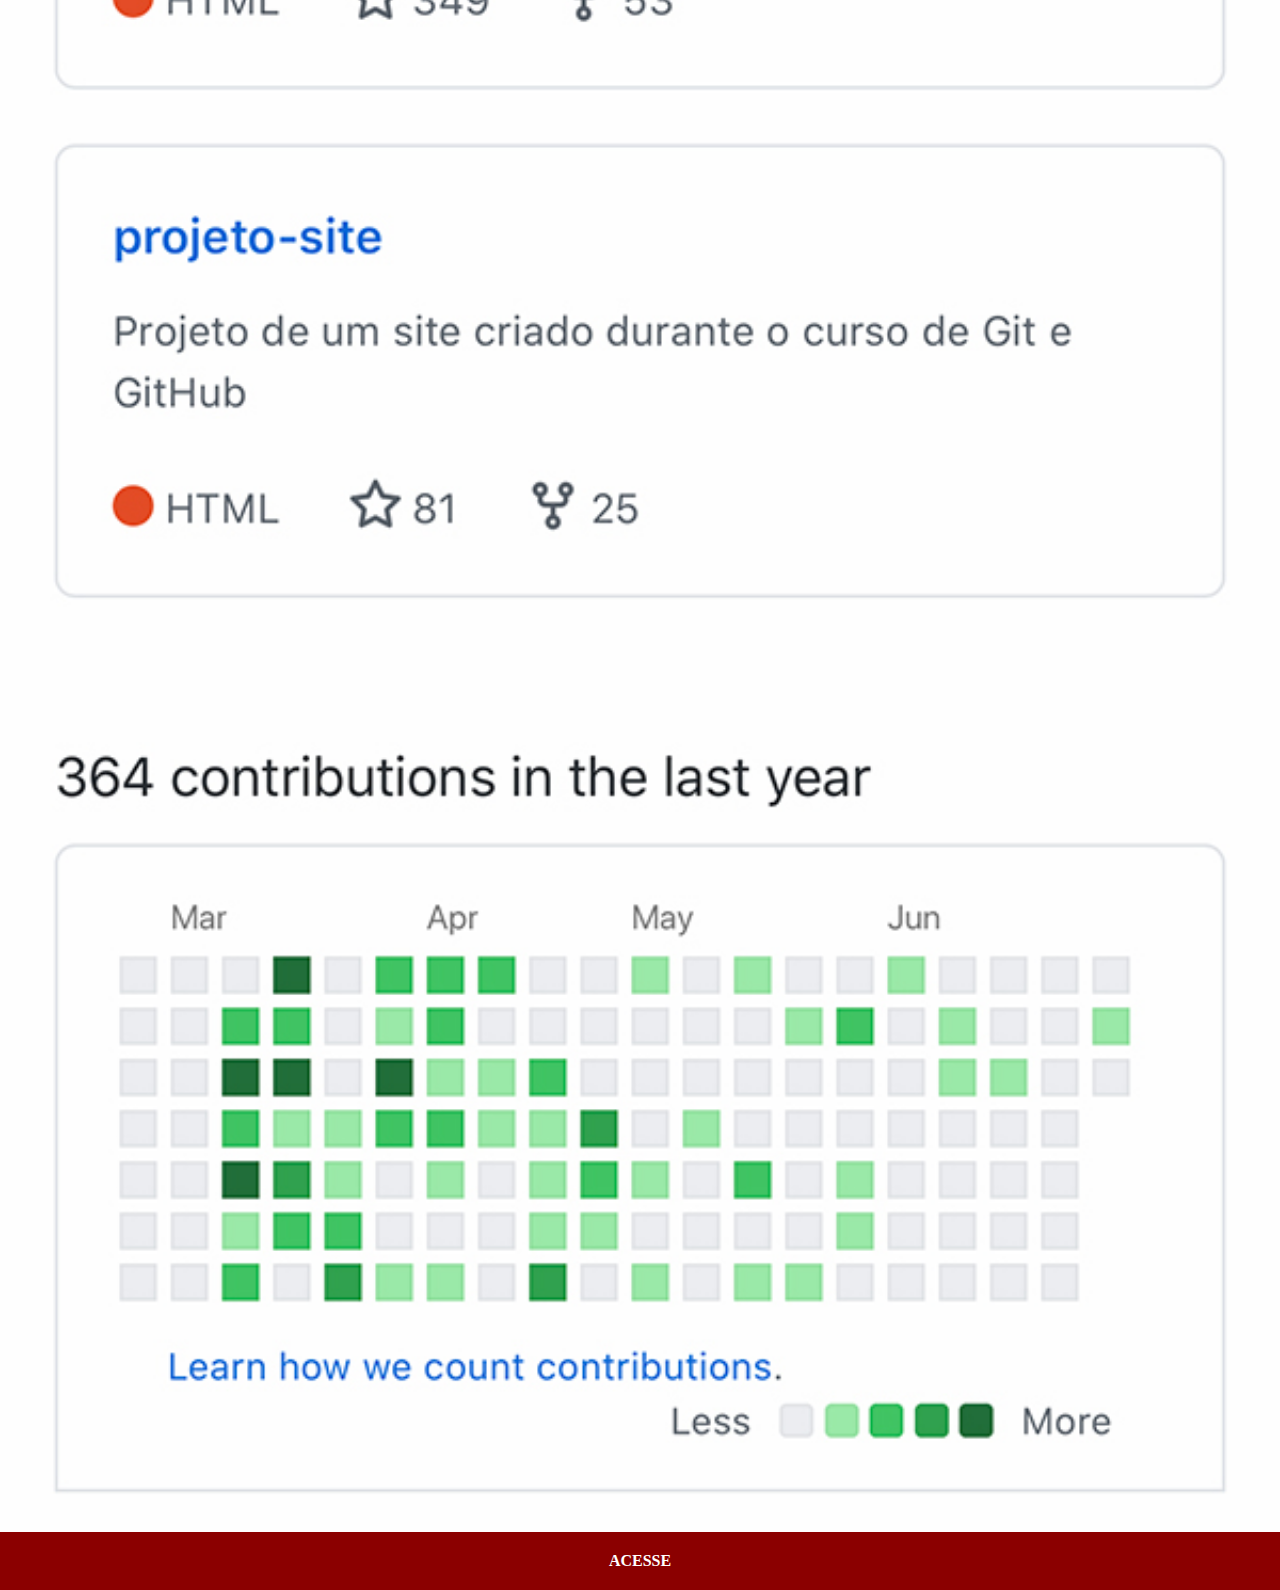
<file: paginas-extas/github.html>
<!DOCTYPE html>
<html lang="pt-br">
<head>
    <meta charset="UTF-8">
    <meta name="viewport" content="width=device-width, initial-scale=1.0">
    <title>youtube</title>
    <link rel="stylesheet" href="../estilo/social.css">
</head>
<body>
    <img src="../imagens/tela-github.jpg" alt="">
    <a href="https://github.com/gustavoguanabara" target="_blank">ACESSE</a>
</body>
</html>
</file>
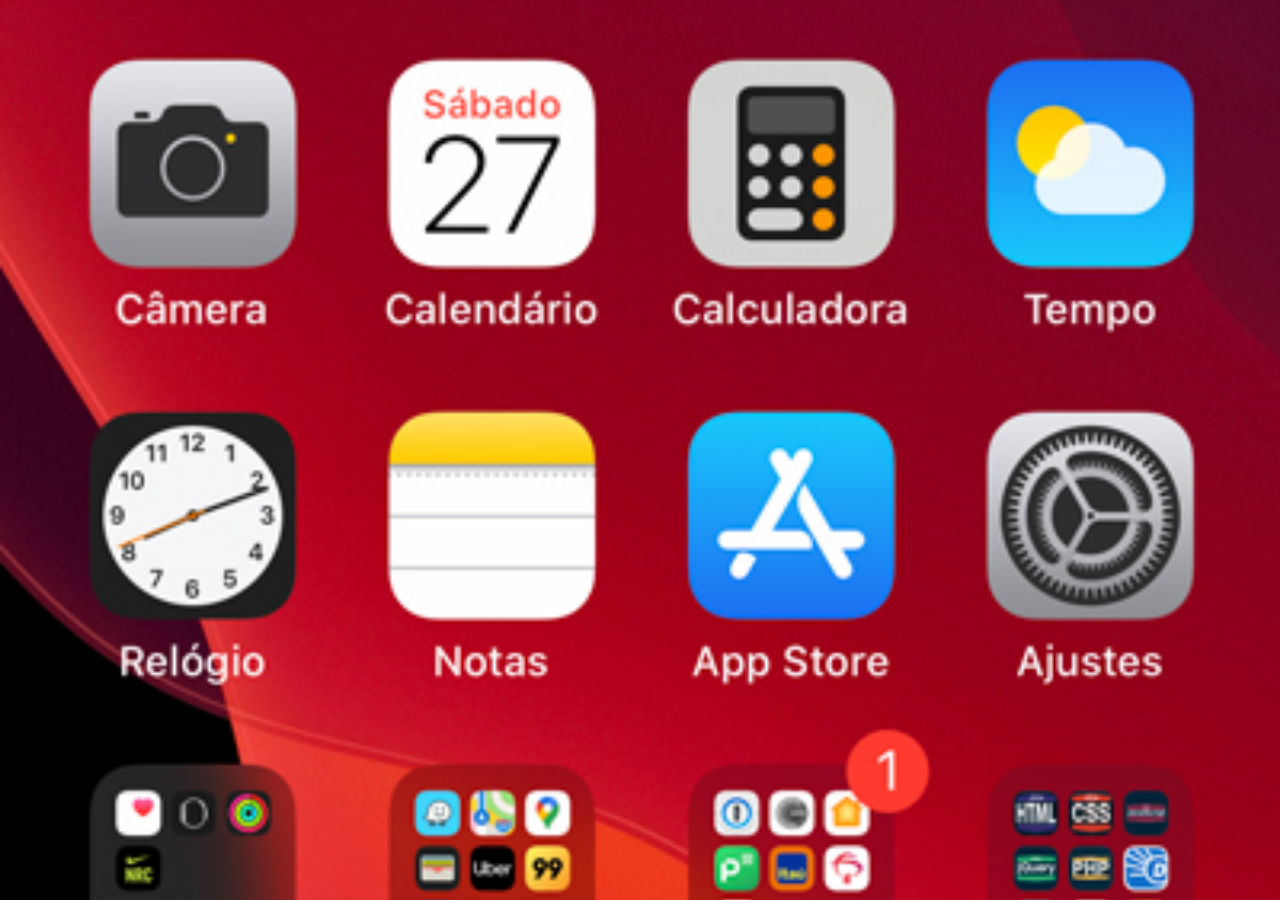
<file: paginas-extas/home.html>
<!DOCTYPE html>
<html lang="pt-br">
<head>
    <meta charset="UTF-8">
    <meta name="viewport" content="width=device-width, initial-scale=1.0">
    <title>HOME</title>
    <style>
        *{
            margin: 0%;
            padding: 0%;
        }
        body{
            width: 100vw;
            height: 100vh;
            background: black url(../imagens/tela-home.jpg) no-repeat top center;
            background-size: cover;
            
        }
    </style>
</head>
<body>
    
</body>
</html>
</file>
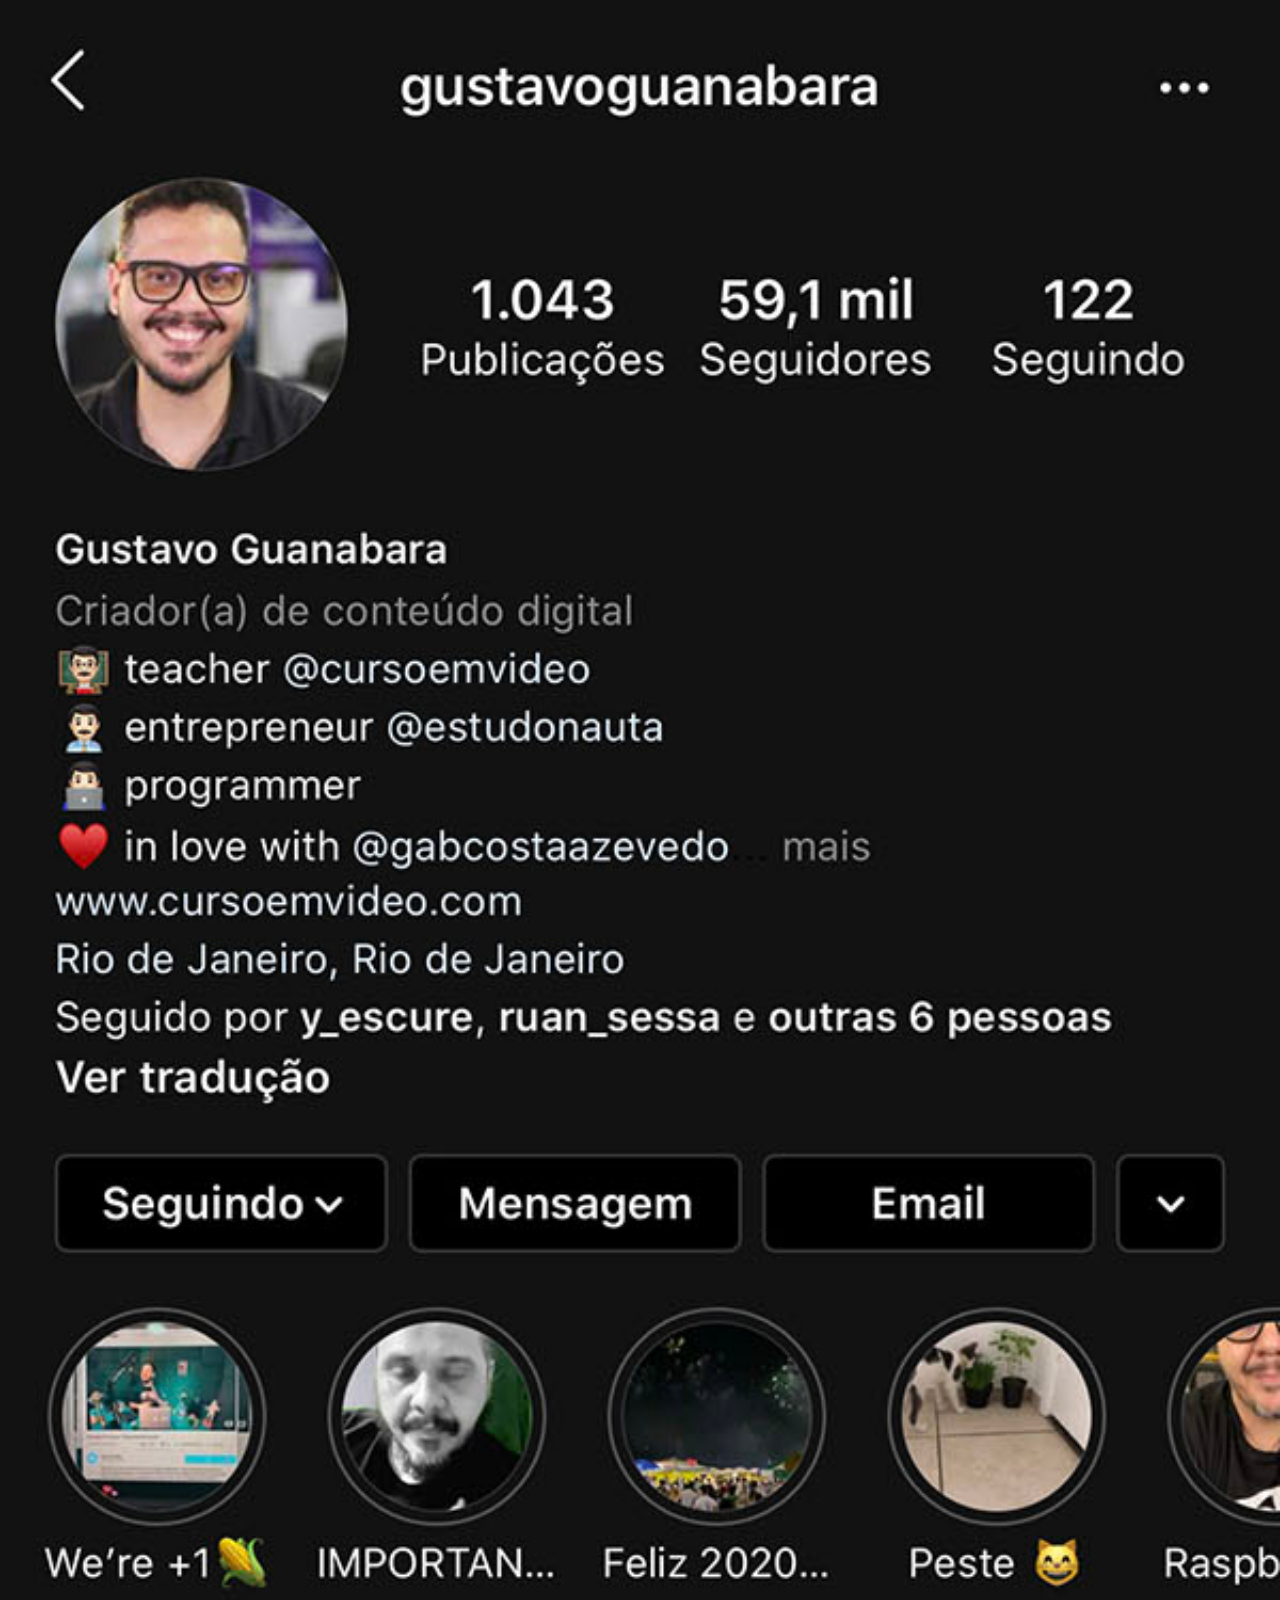
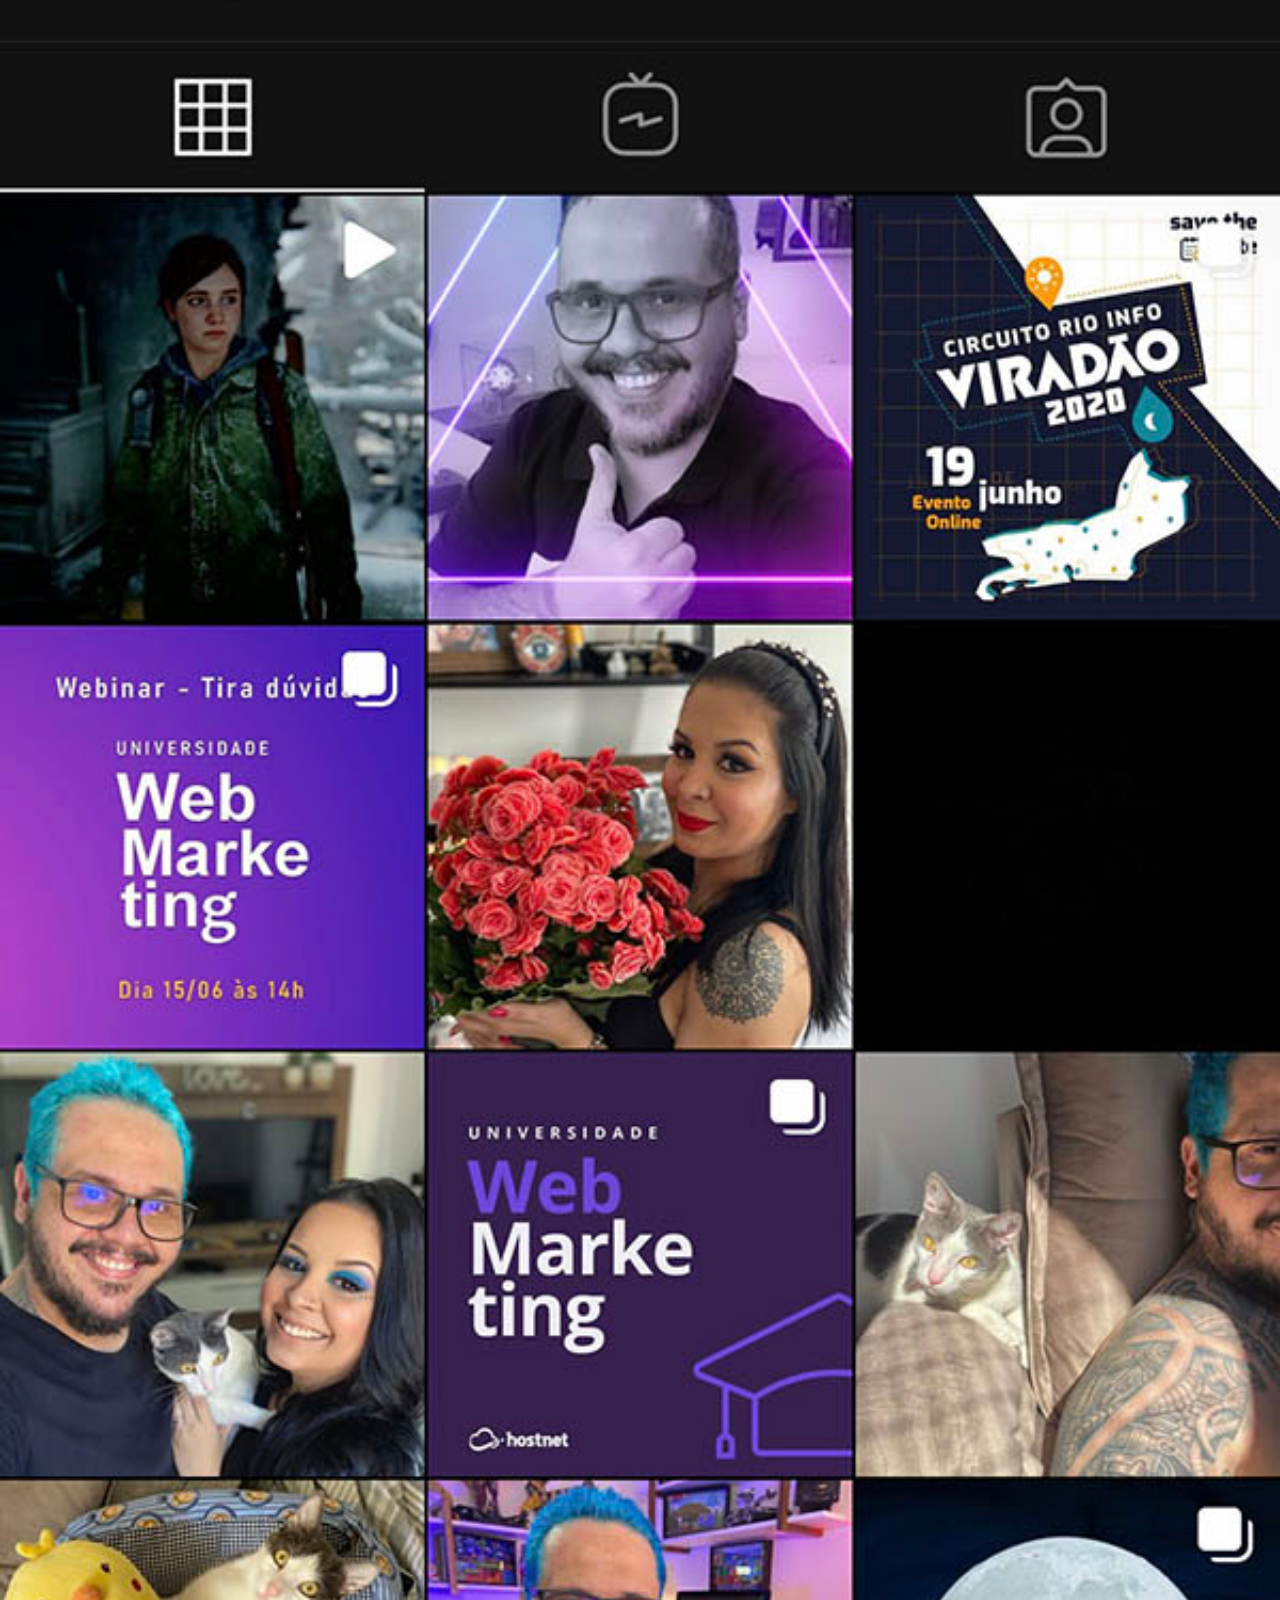
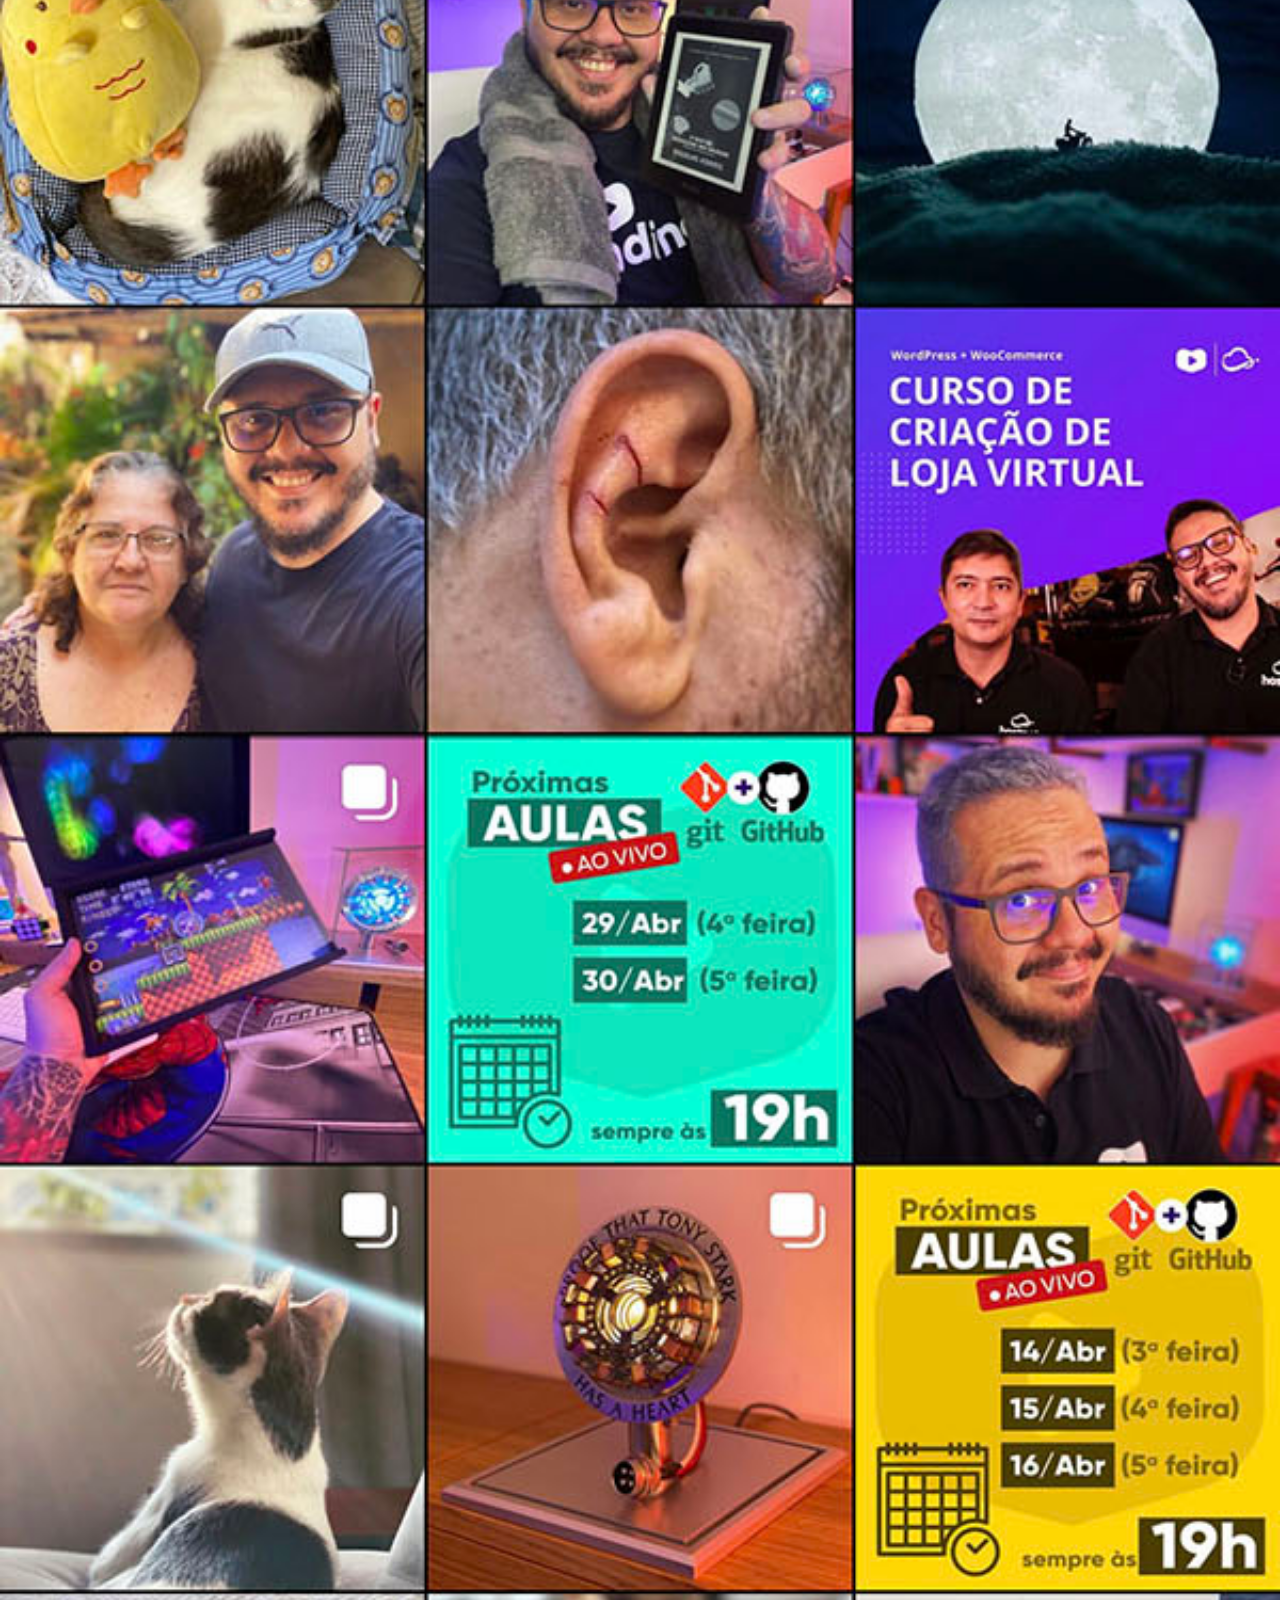
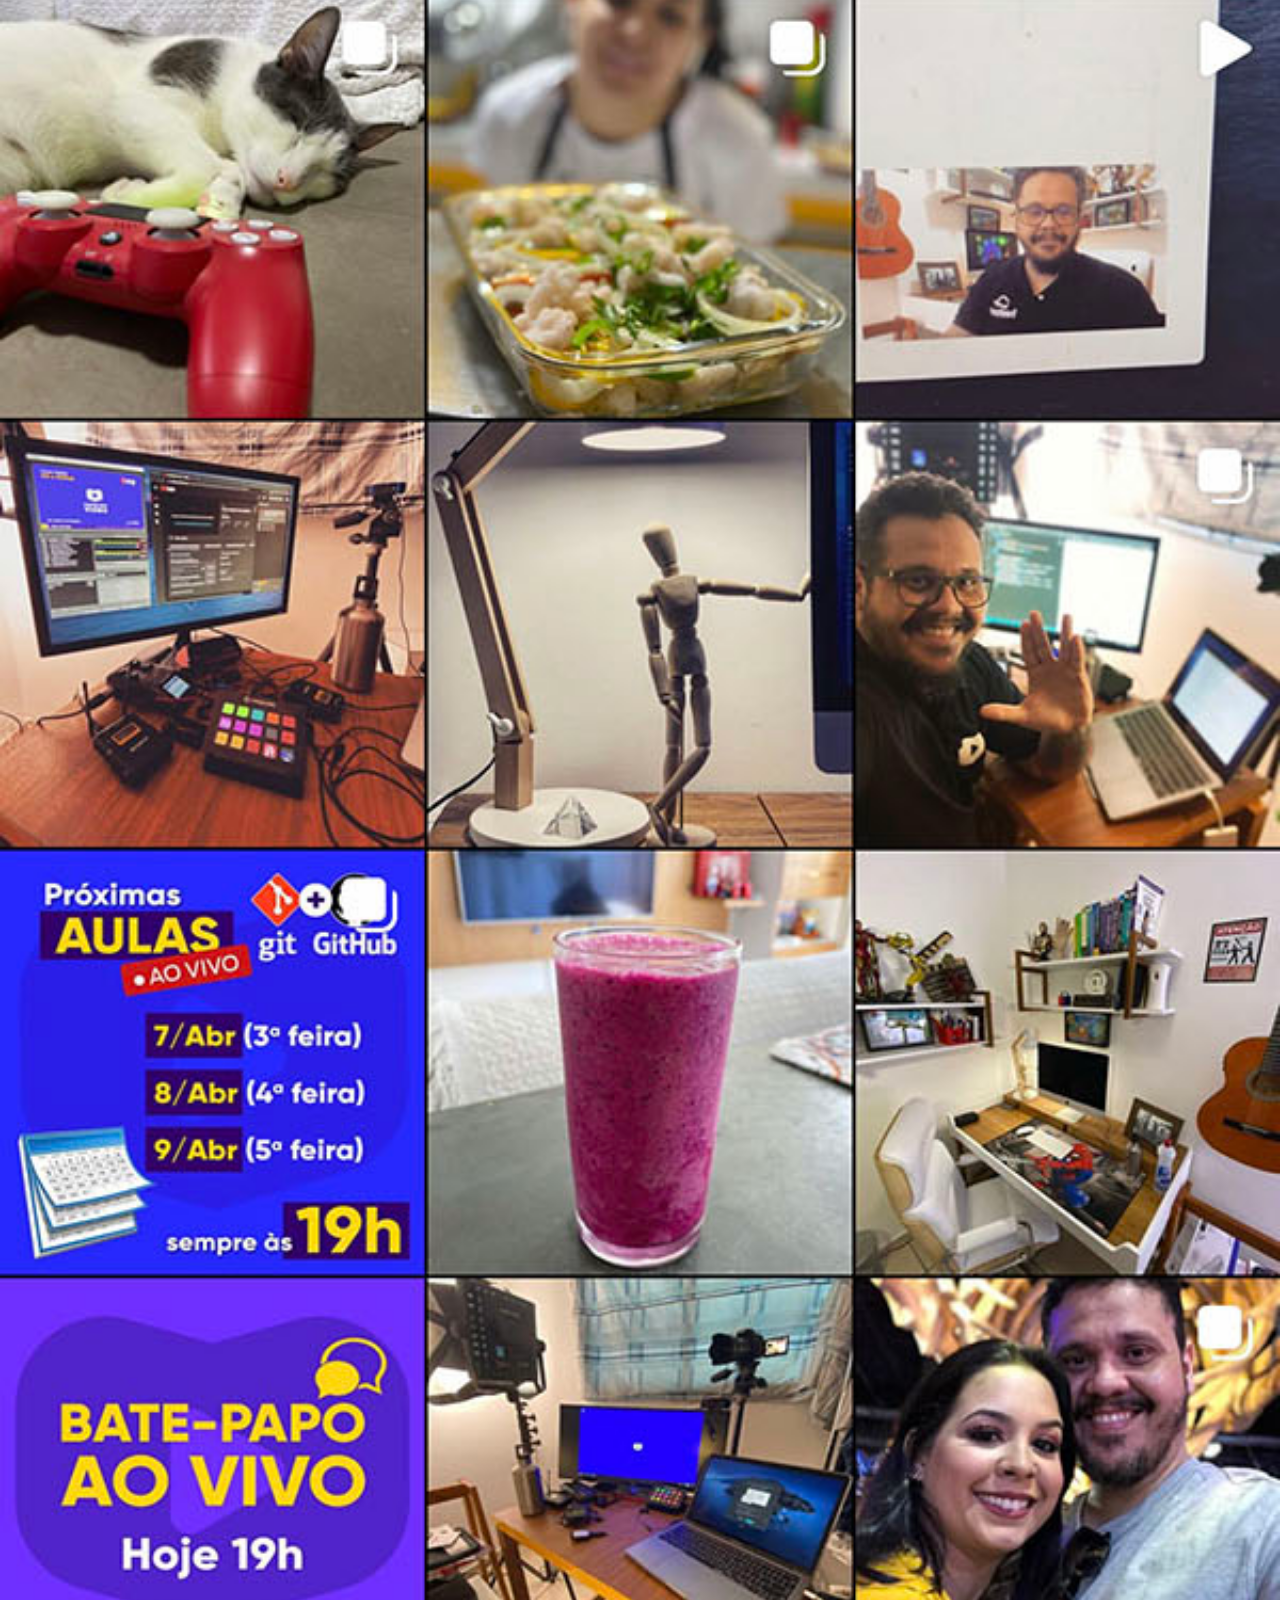
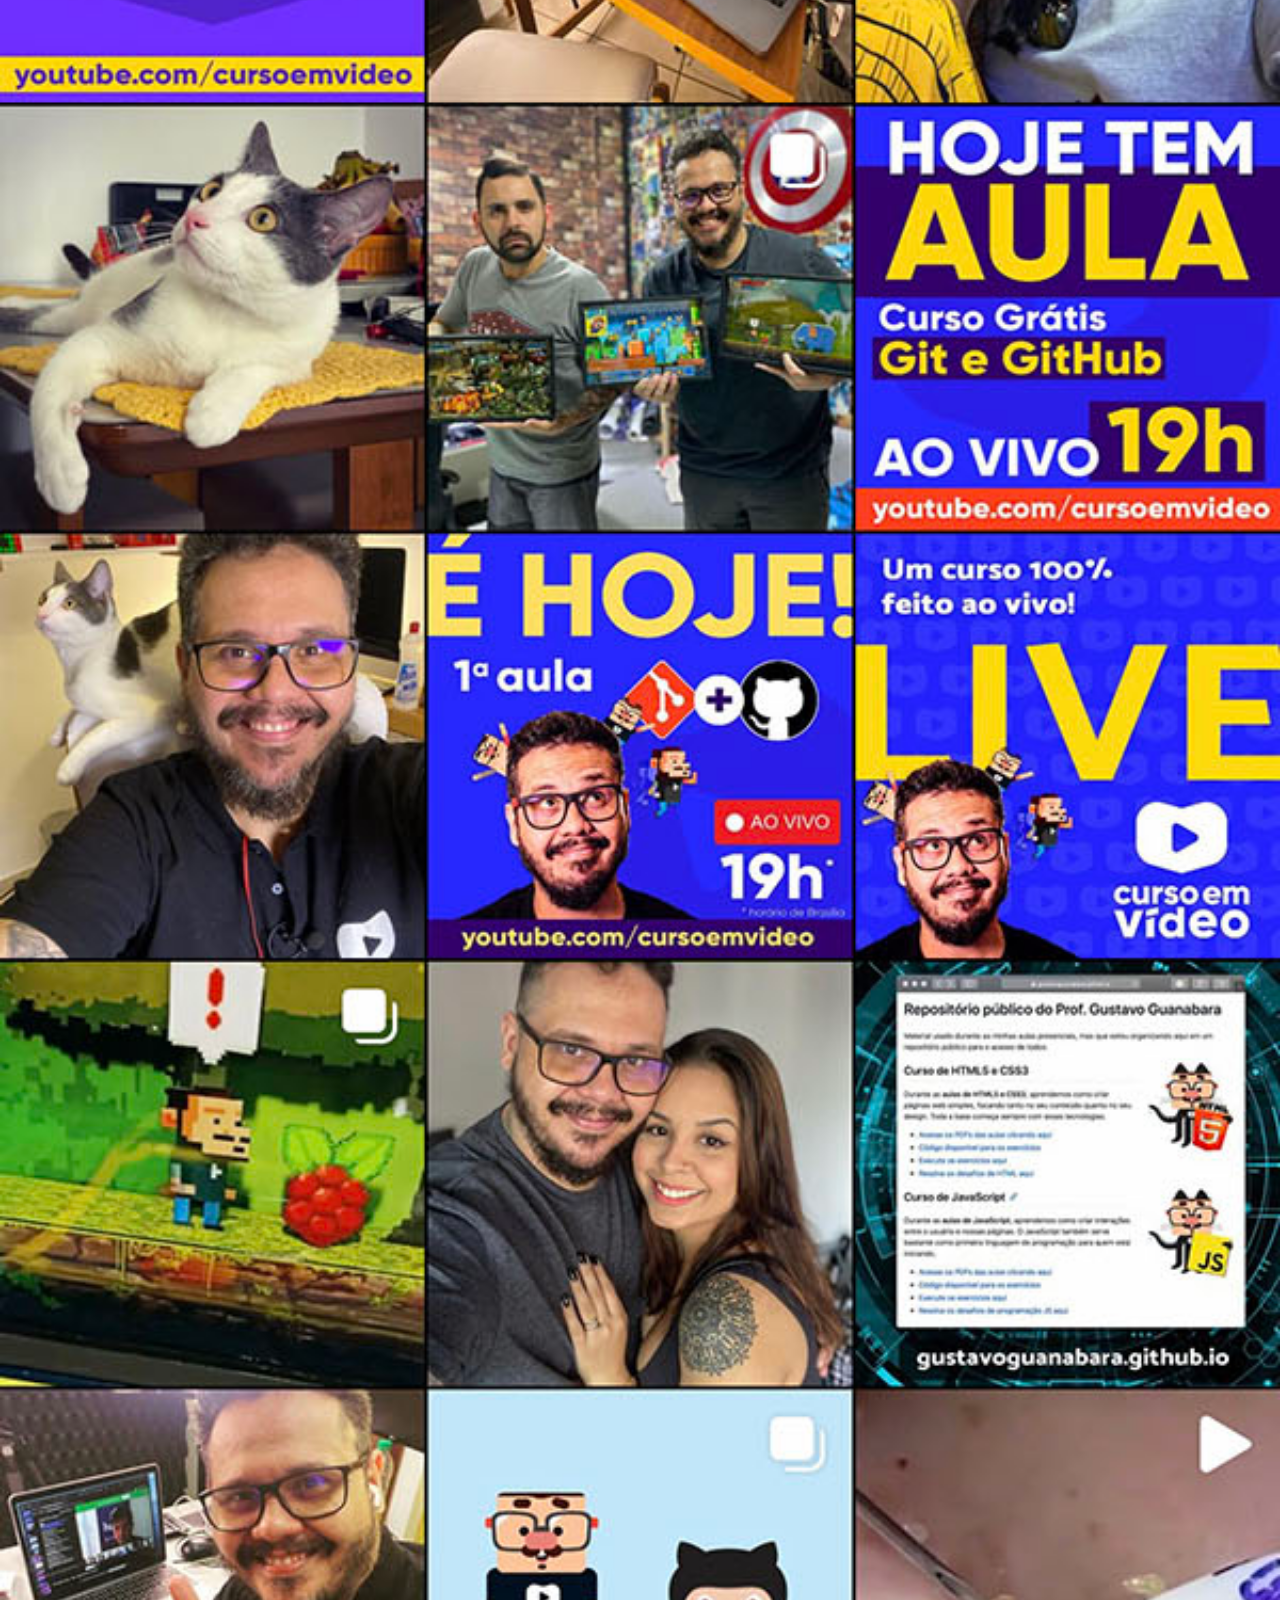
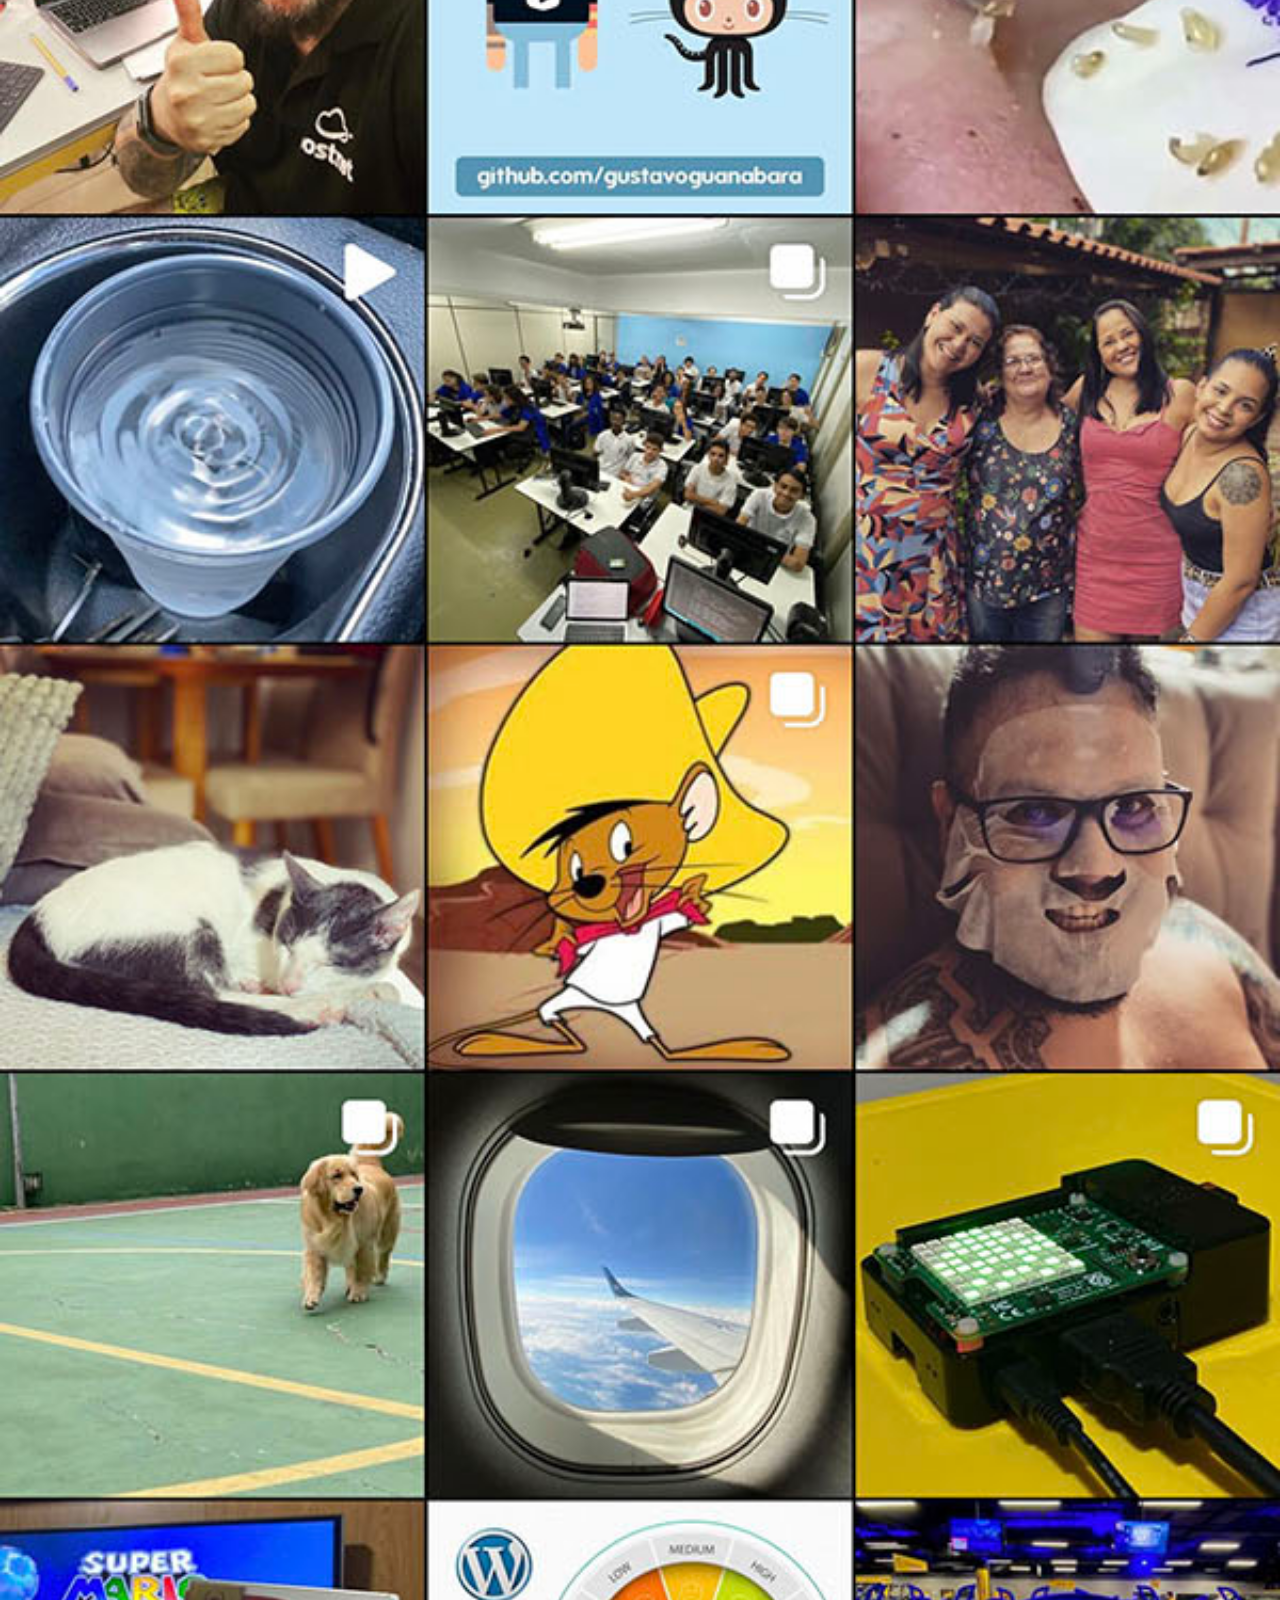
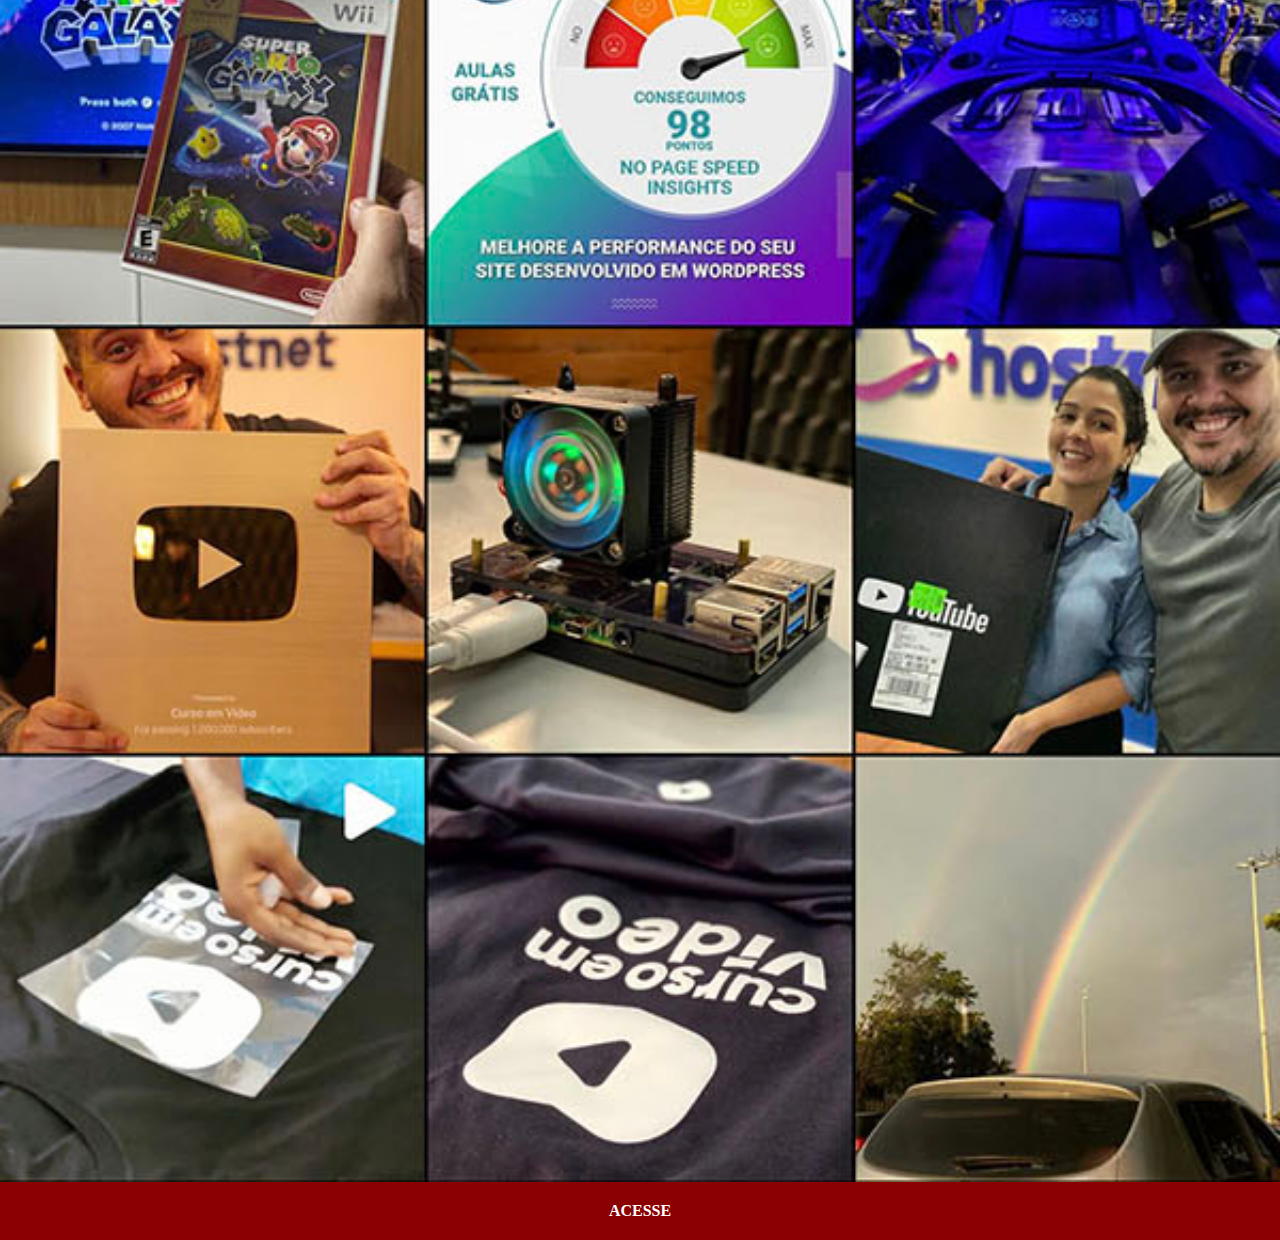
<file: paginas-extas/instagram.html>
<!DOCTYPE html>
<html lang="pt-br">
<head>
    <meta charset="UTF-8">
    <meta name="viewport" content="width=device-width, initial-scale=1.0">
    <title>youtube</title>
    <link rel="stylesheet" href="../estilo/social.css">
</head>
<body>
    <img src="../imagens/tela-instagram.jpg" alt="">
    <a href="https://www.instagram.com/cursoemvideo/" target="_blank">ACESSE</a>
</body>
</html>
</file>
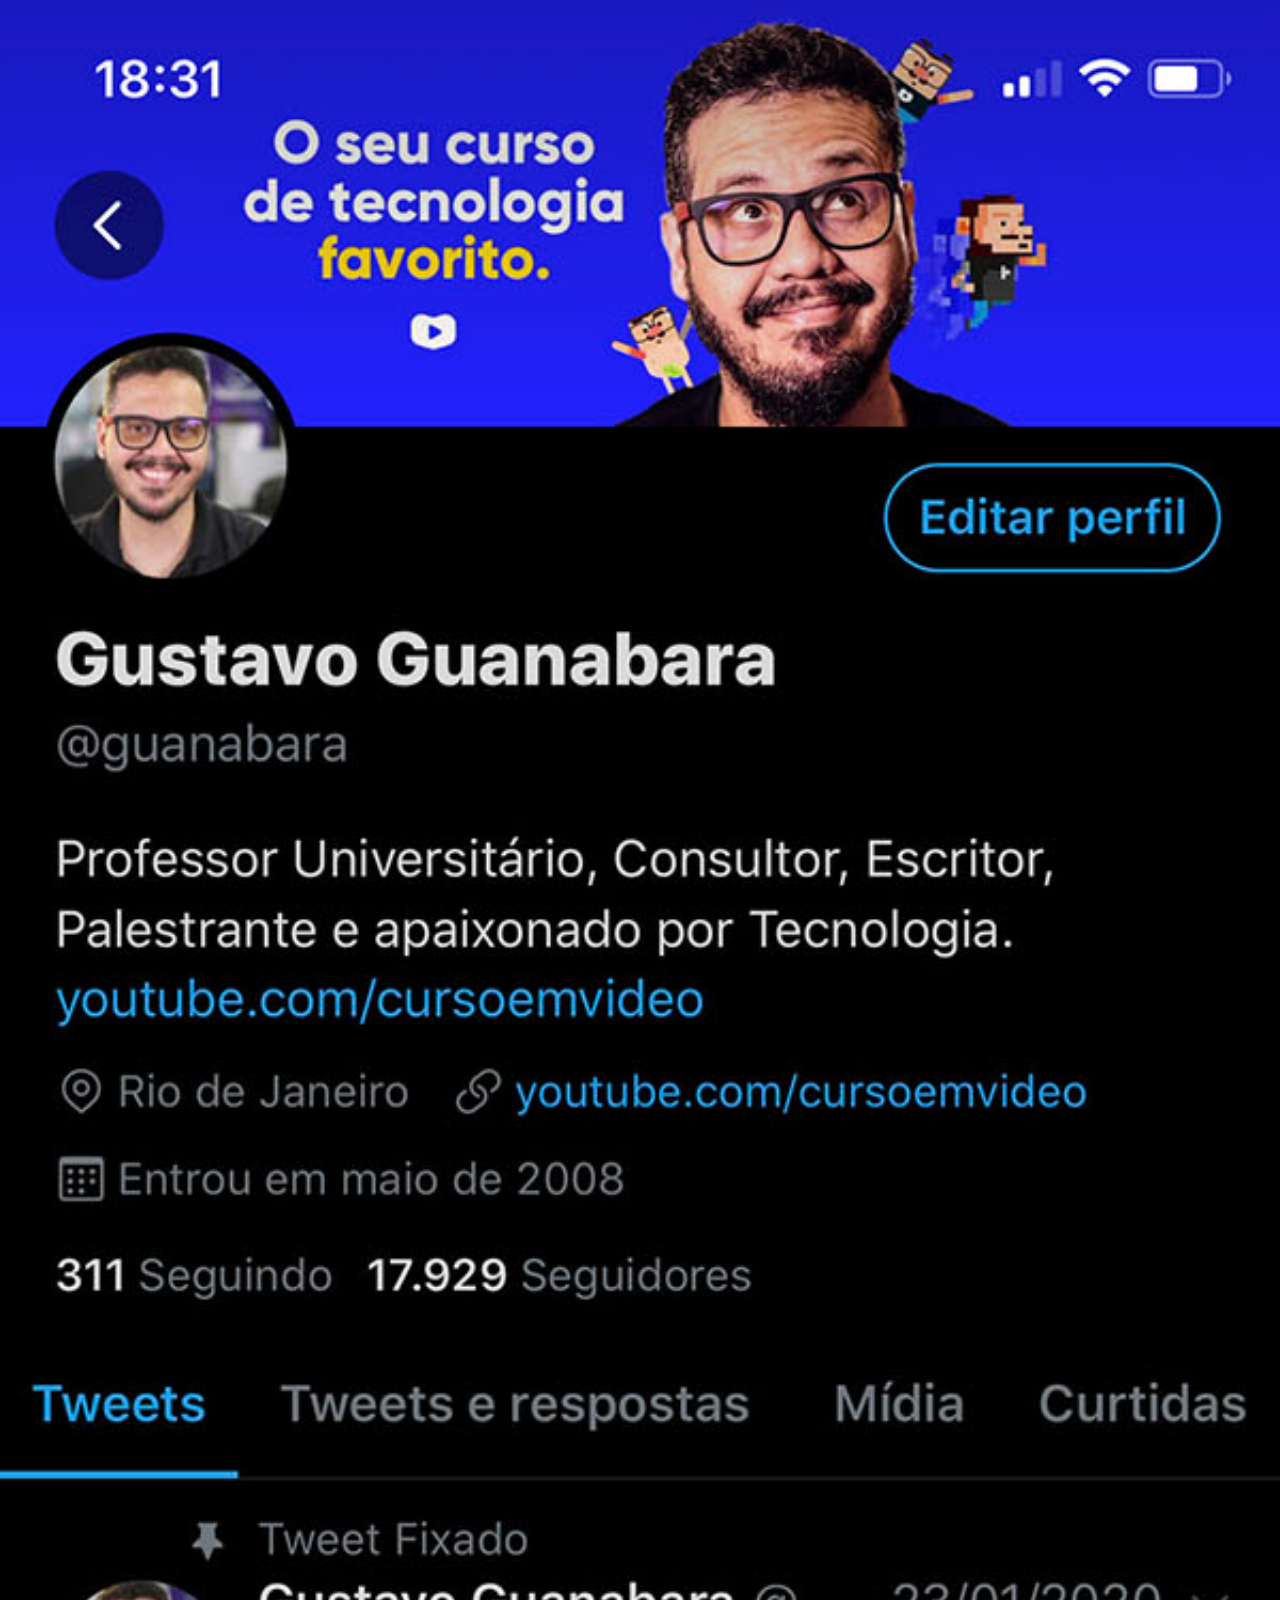
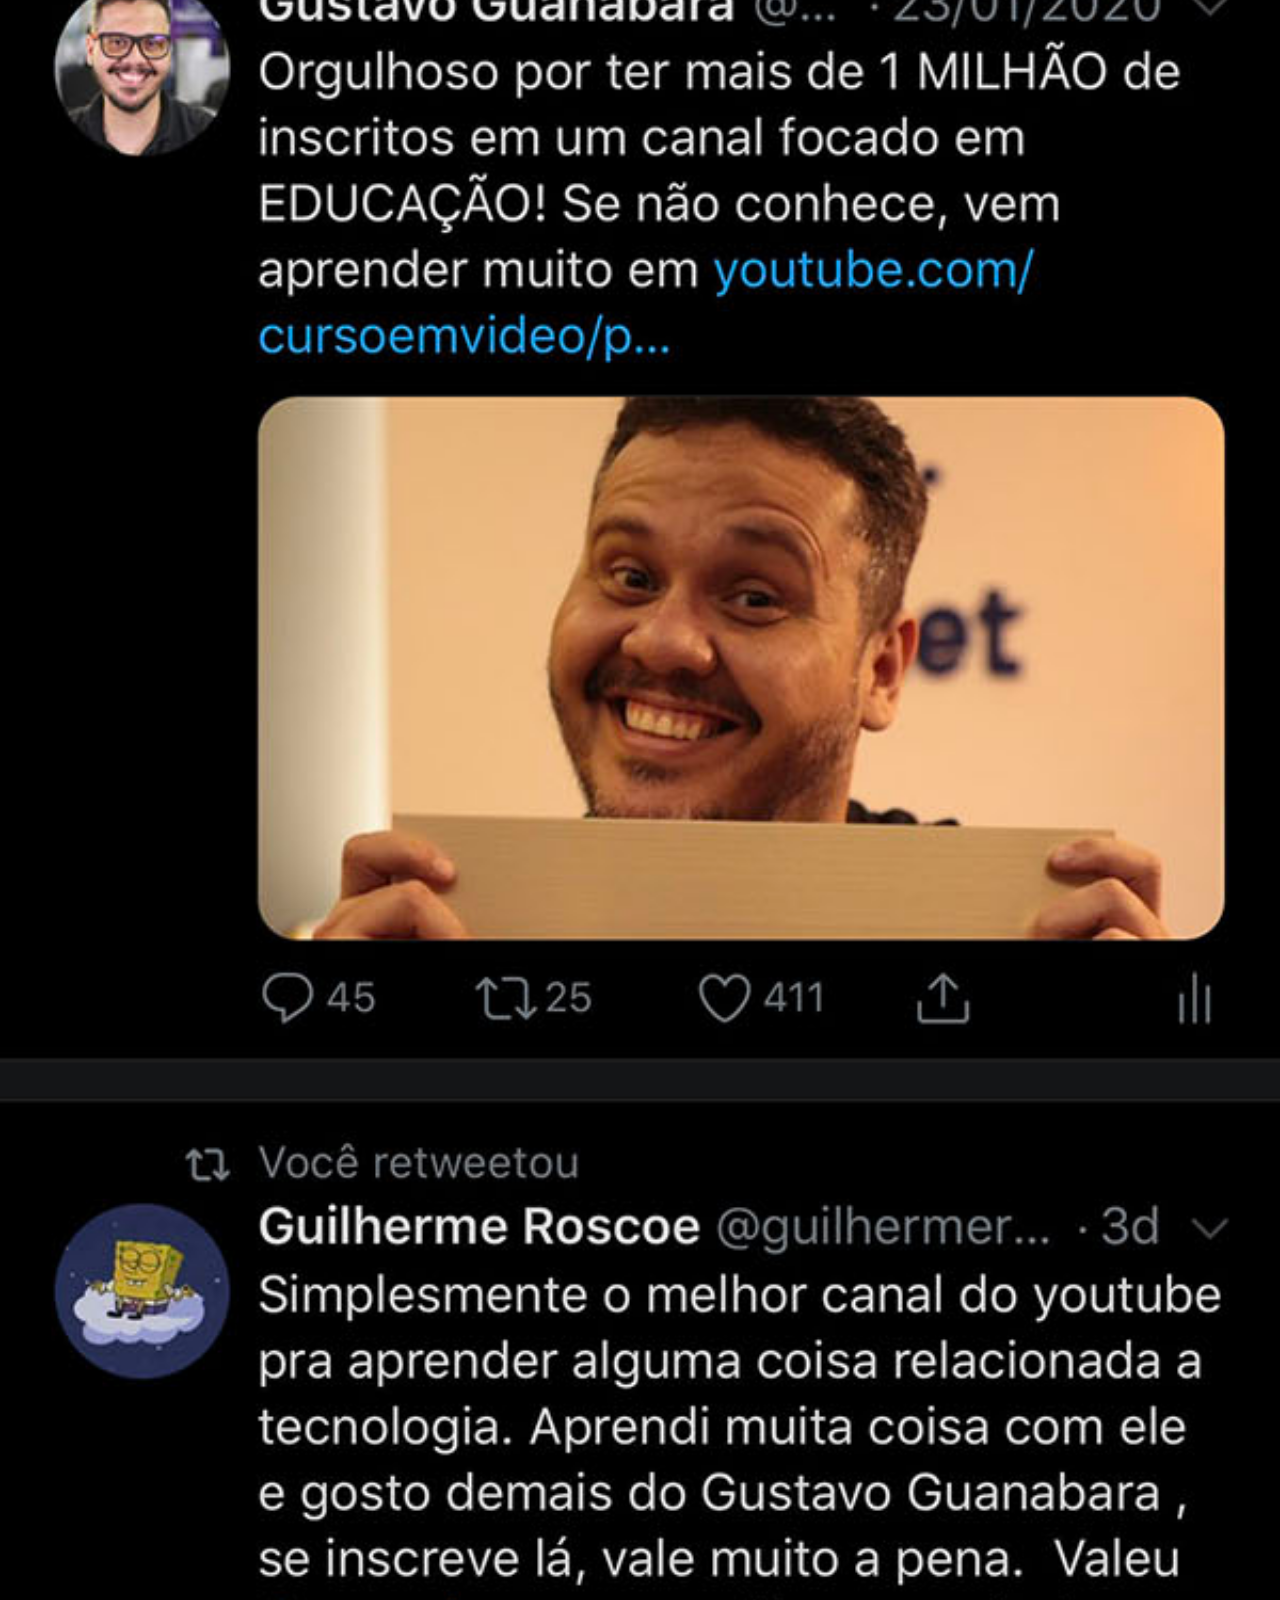
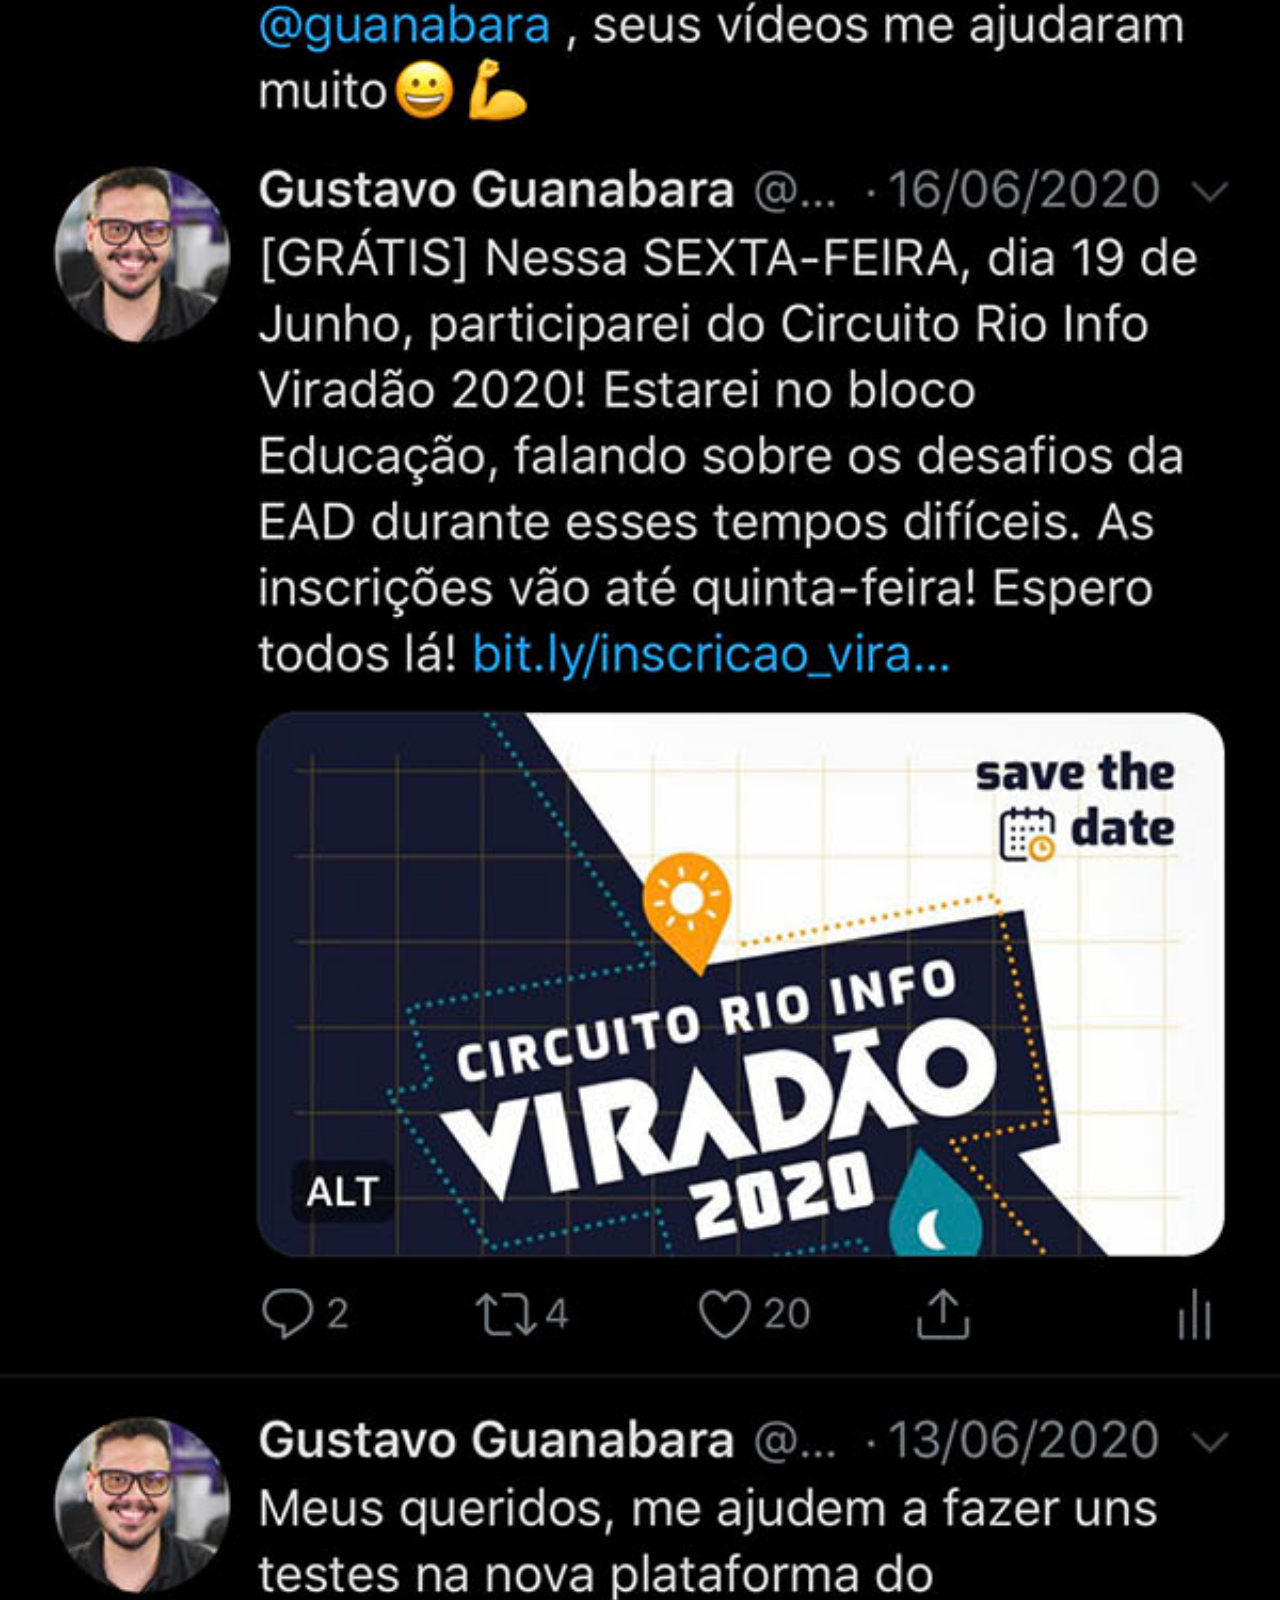
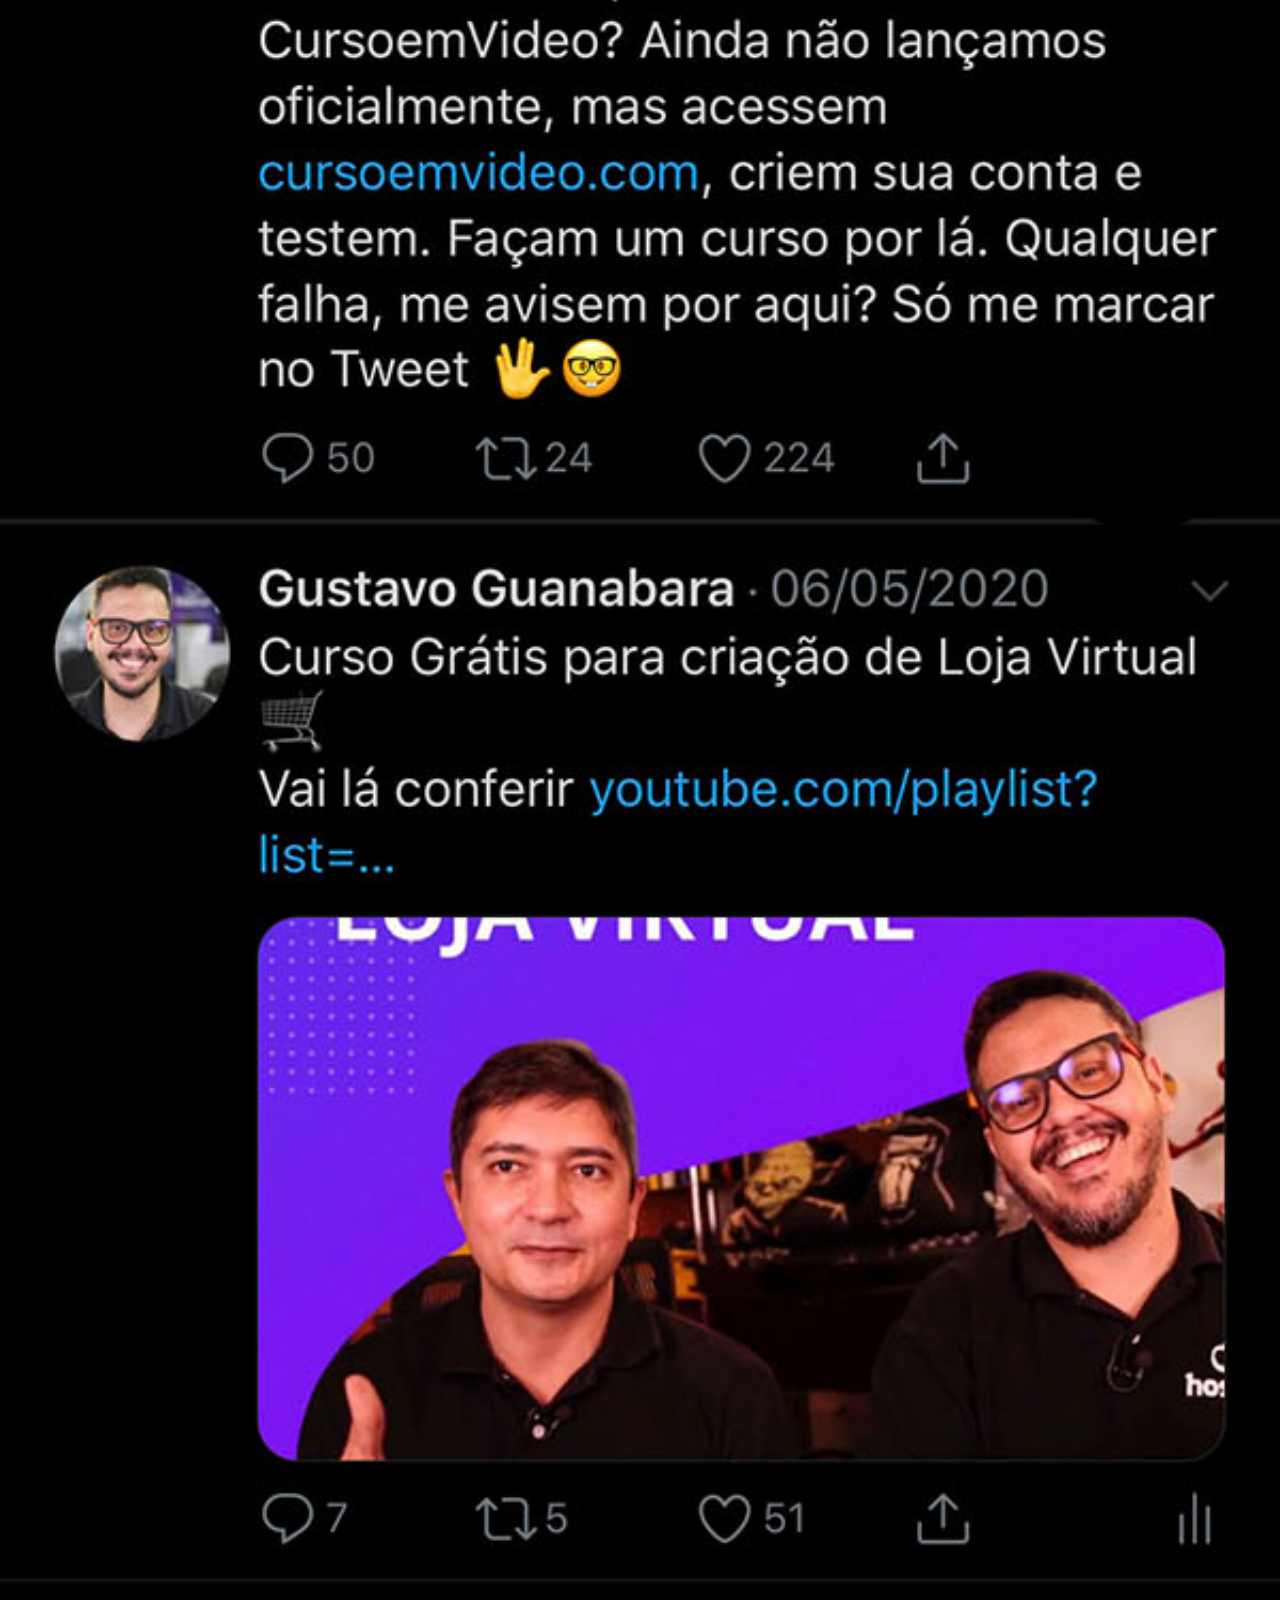
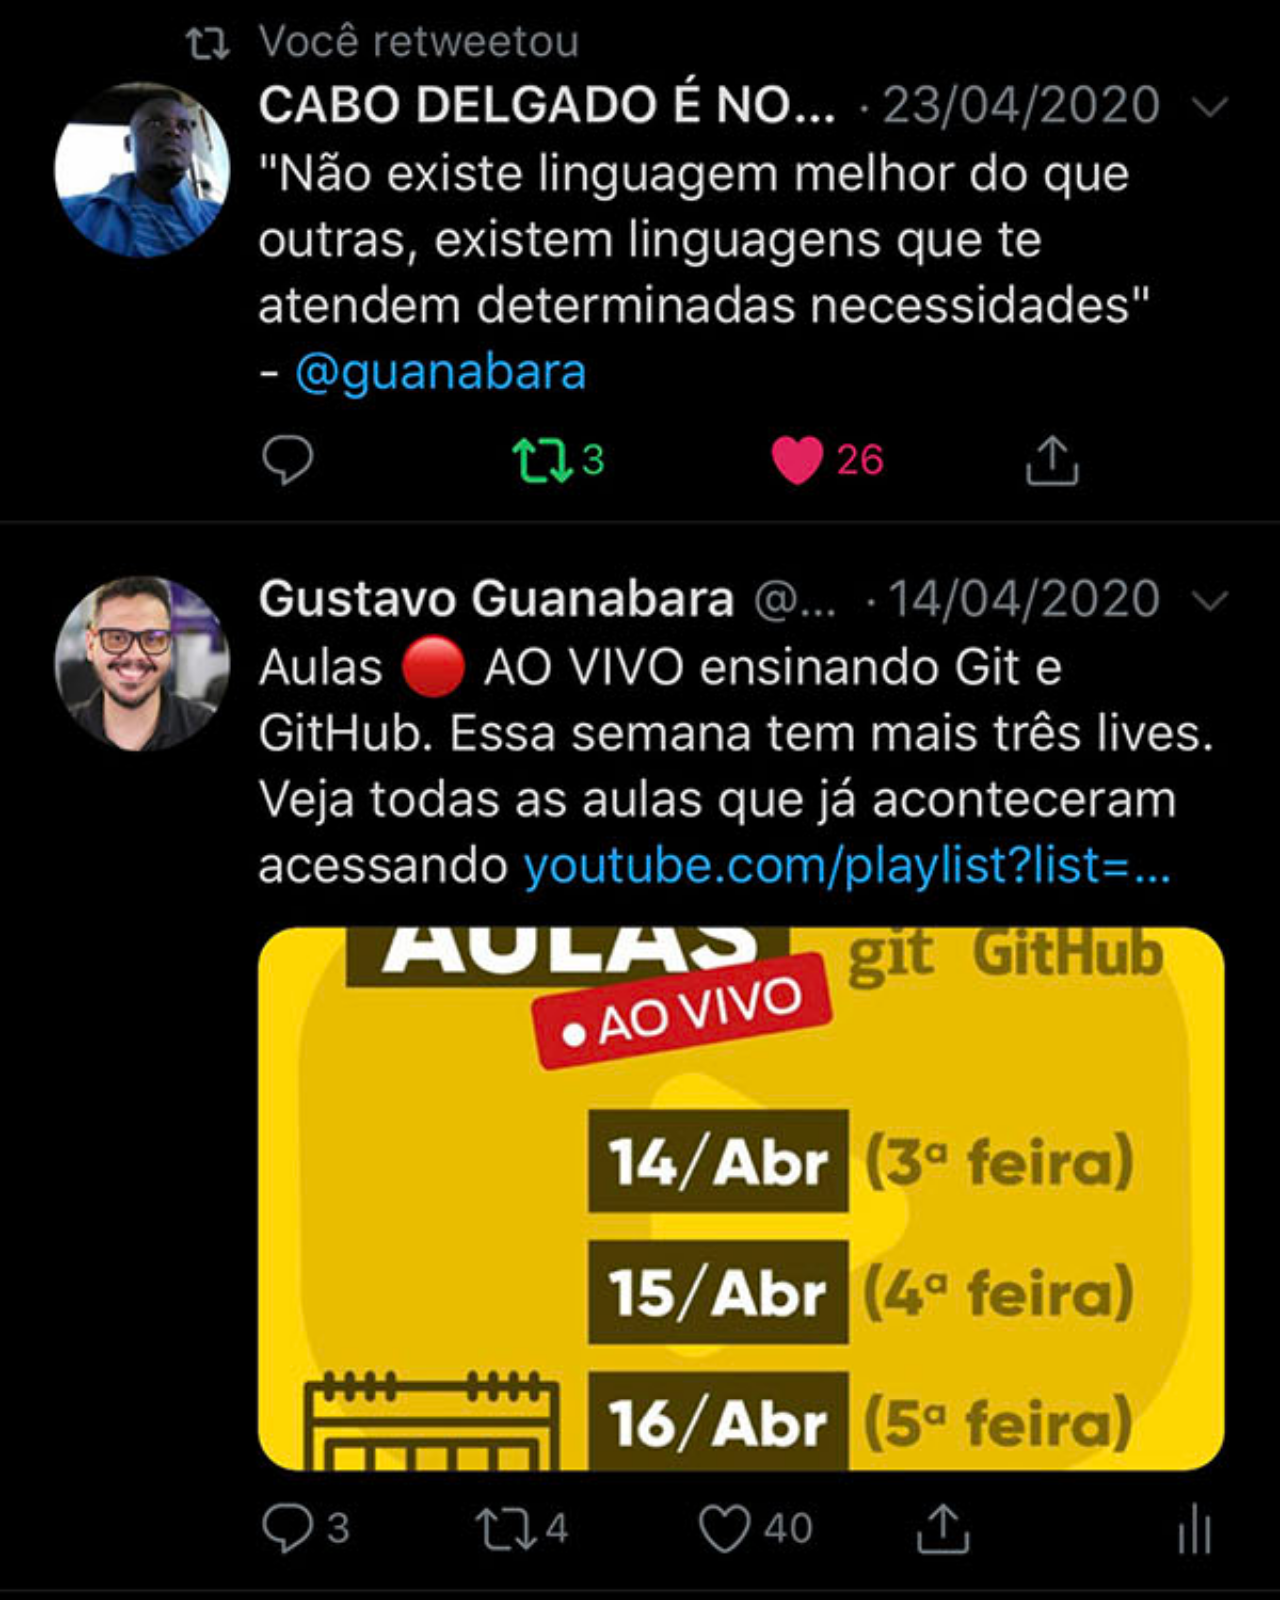
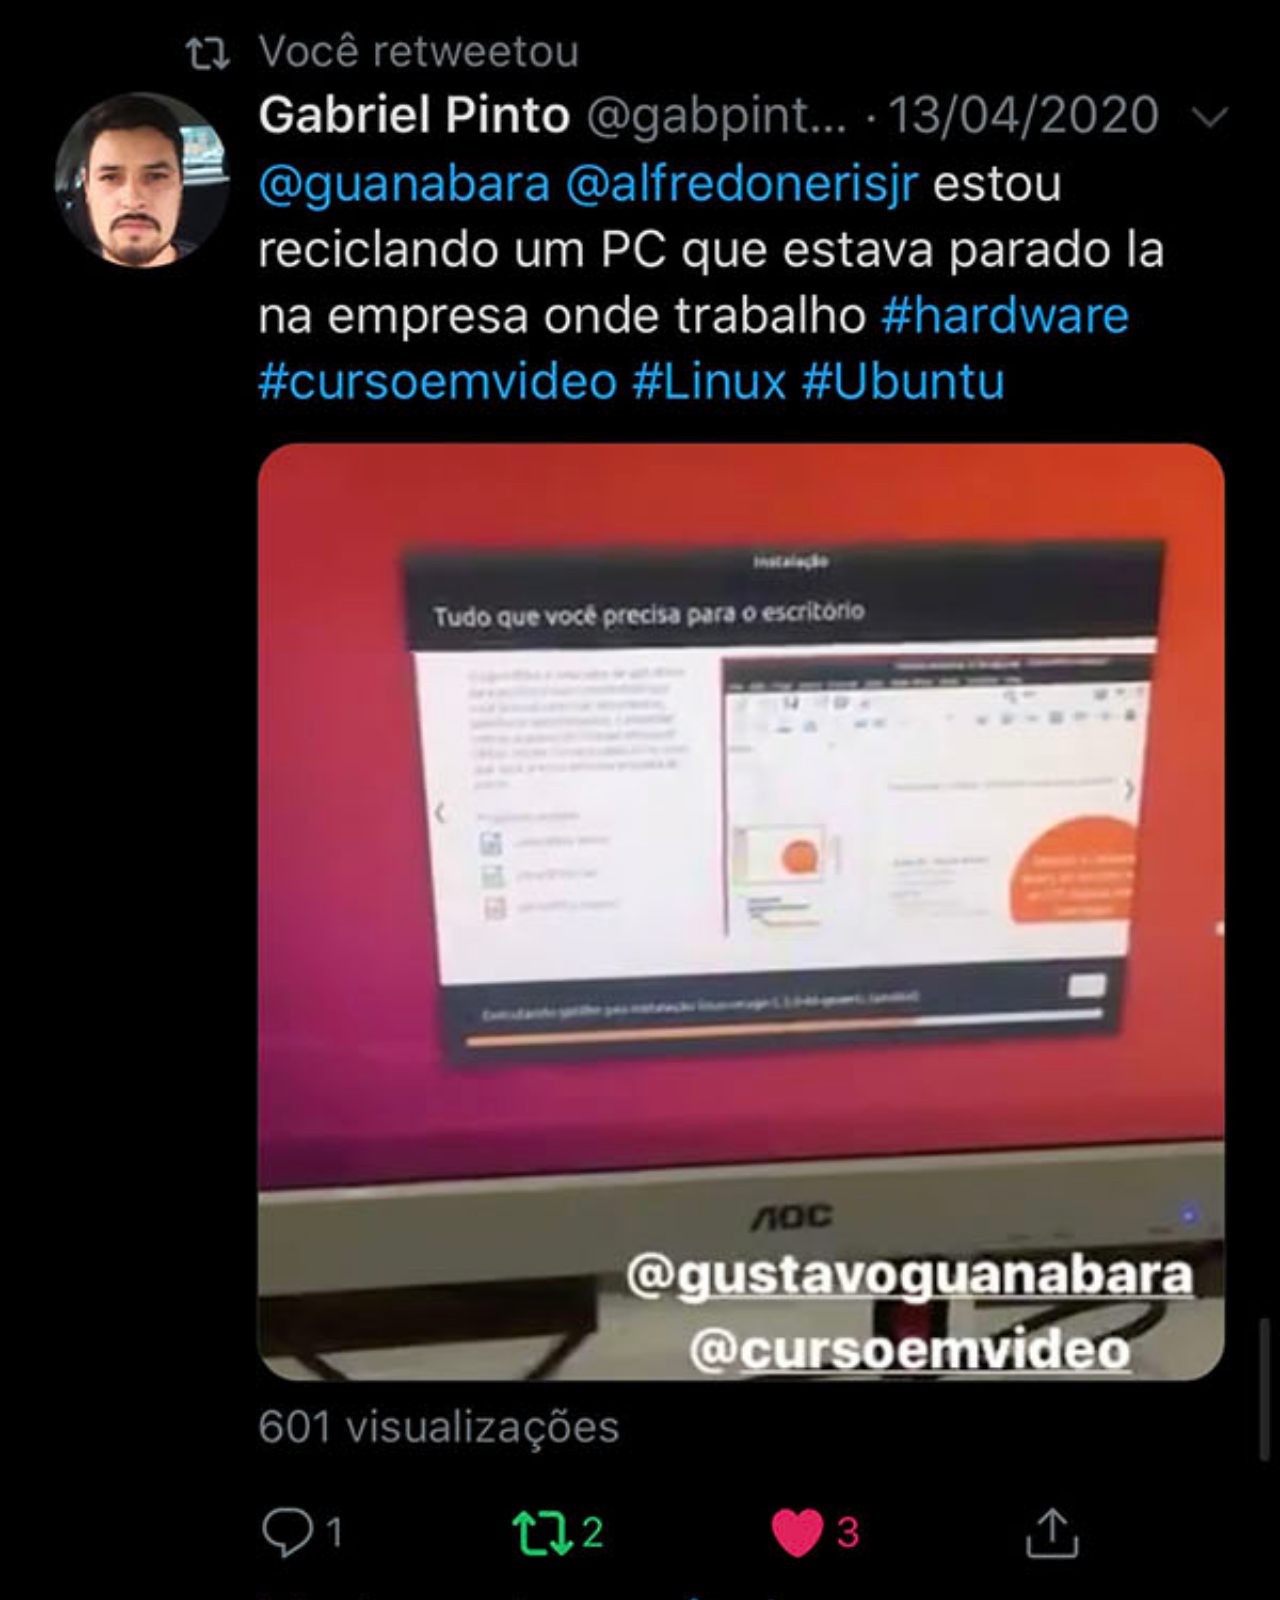
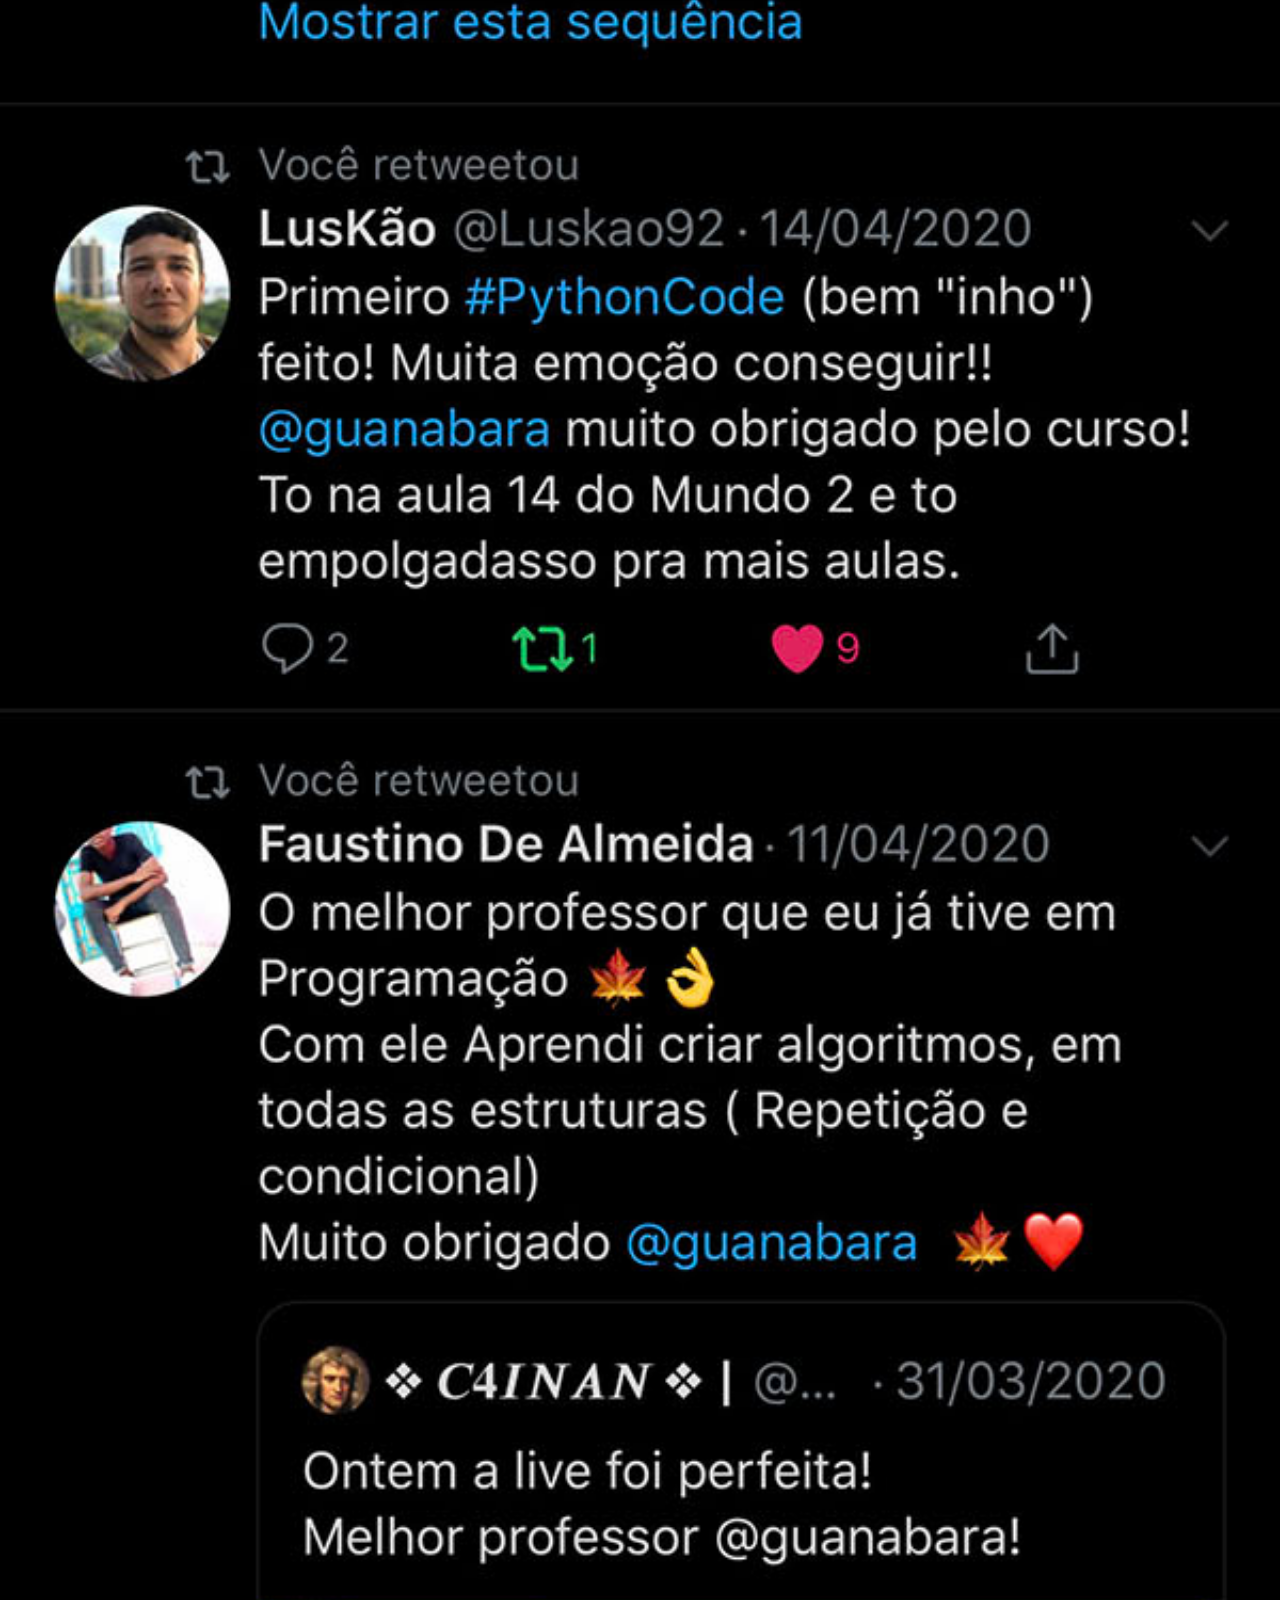
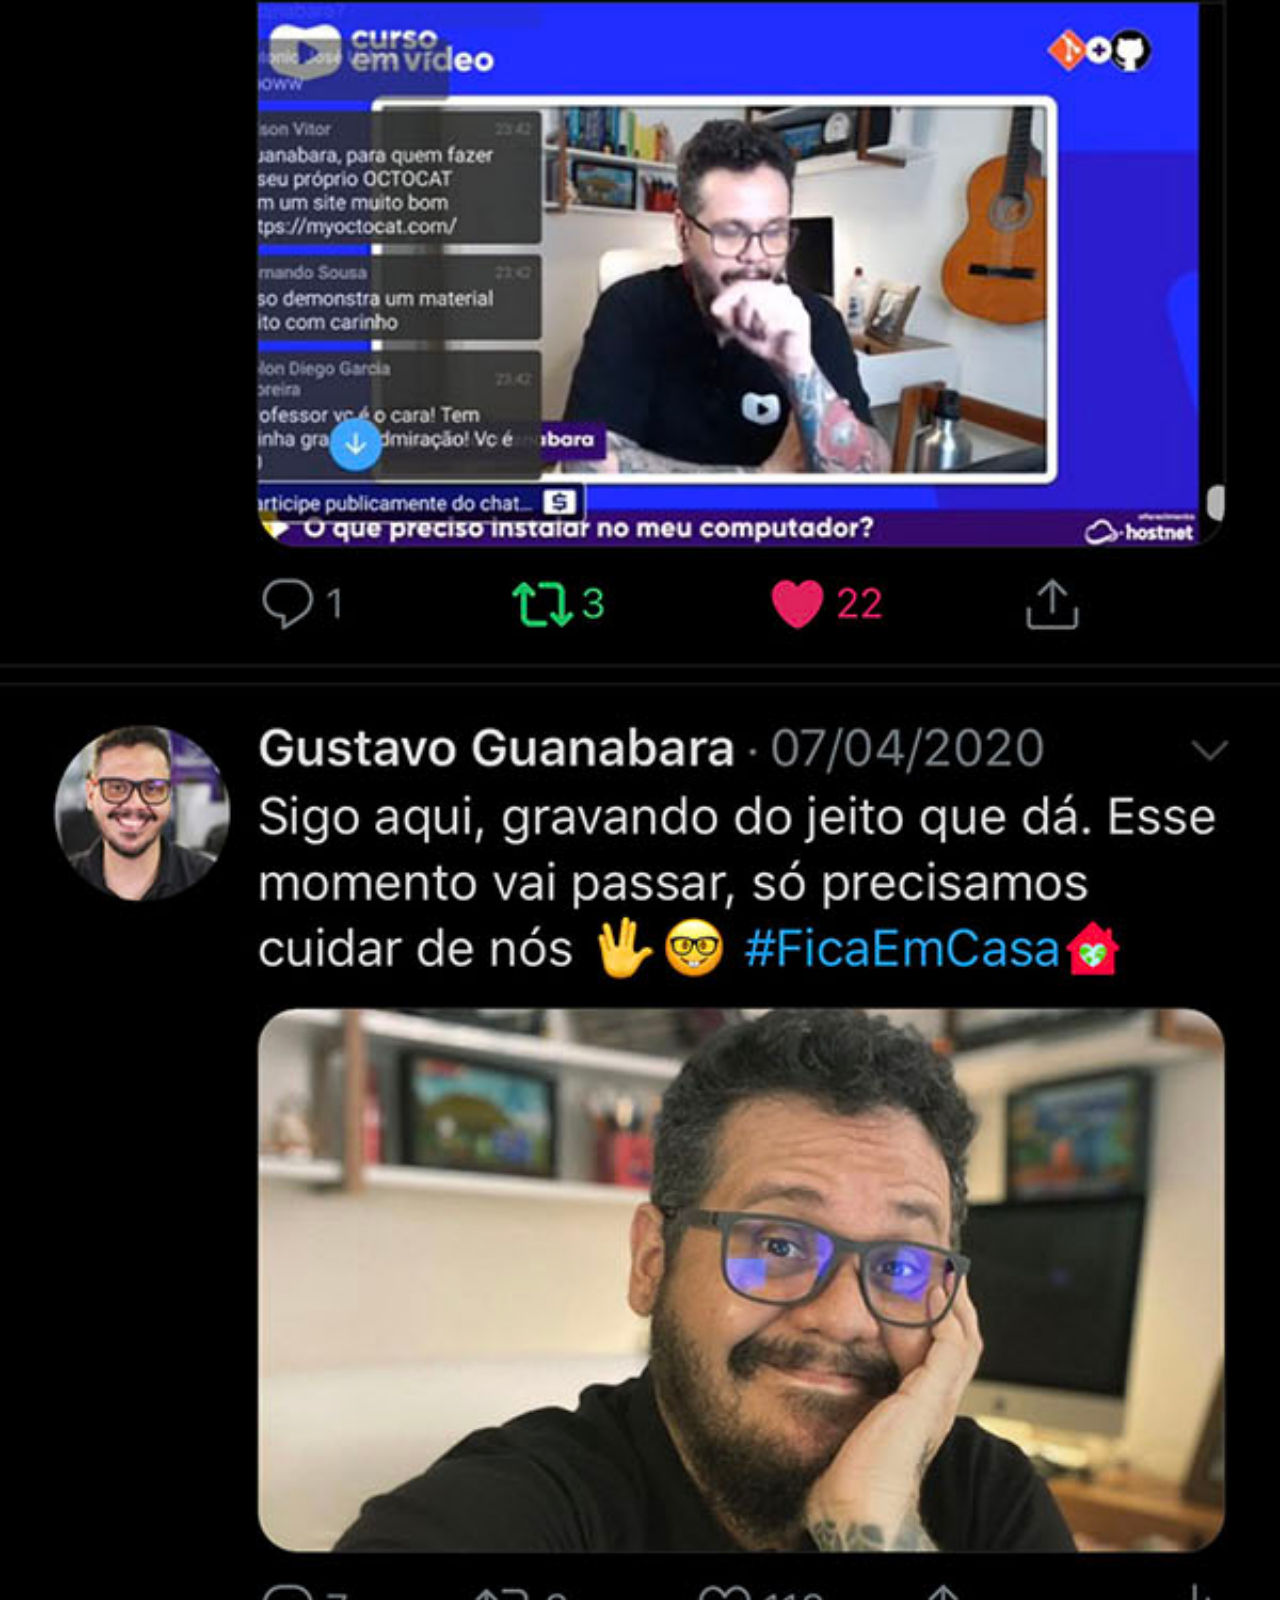
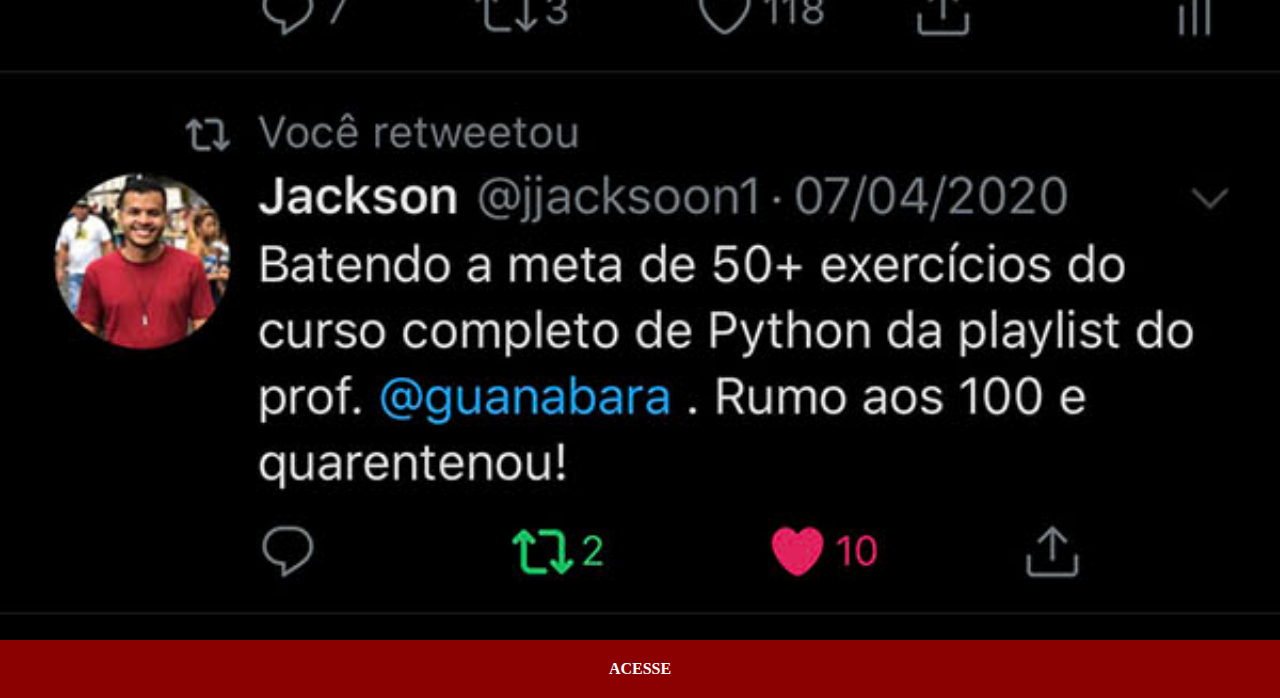
<file: paginas-extas/twitter.html>
<!DOCTYPE html>
<html lang="pt-br">
<head>
    <meta charset="UTF-8">
    <meta name="viewport" content="width=device-width, initial-scale=1.0">
    <title>youtube</title>
    <link rel="stylesheet" href="../estilo/social.css">
</head>
<body>
    <img src="../imagens/tela-twitter.jpg" alt="">
    <a href="https://twitter.com/guanabara" target="_blank">ACESSE</a>
</body>
</html>
</file>
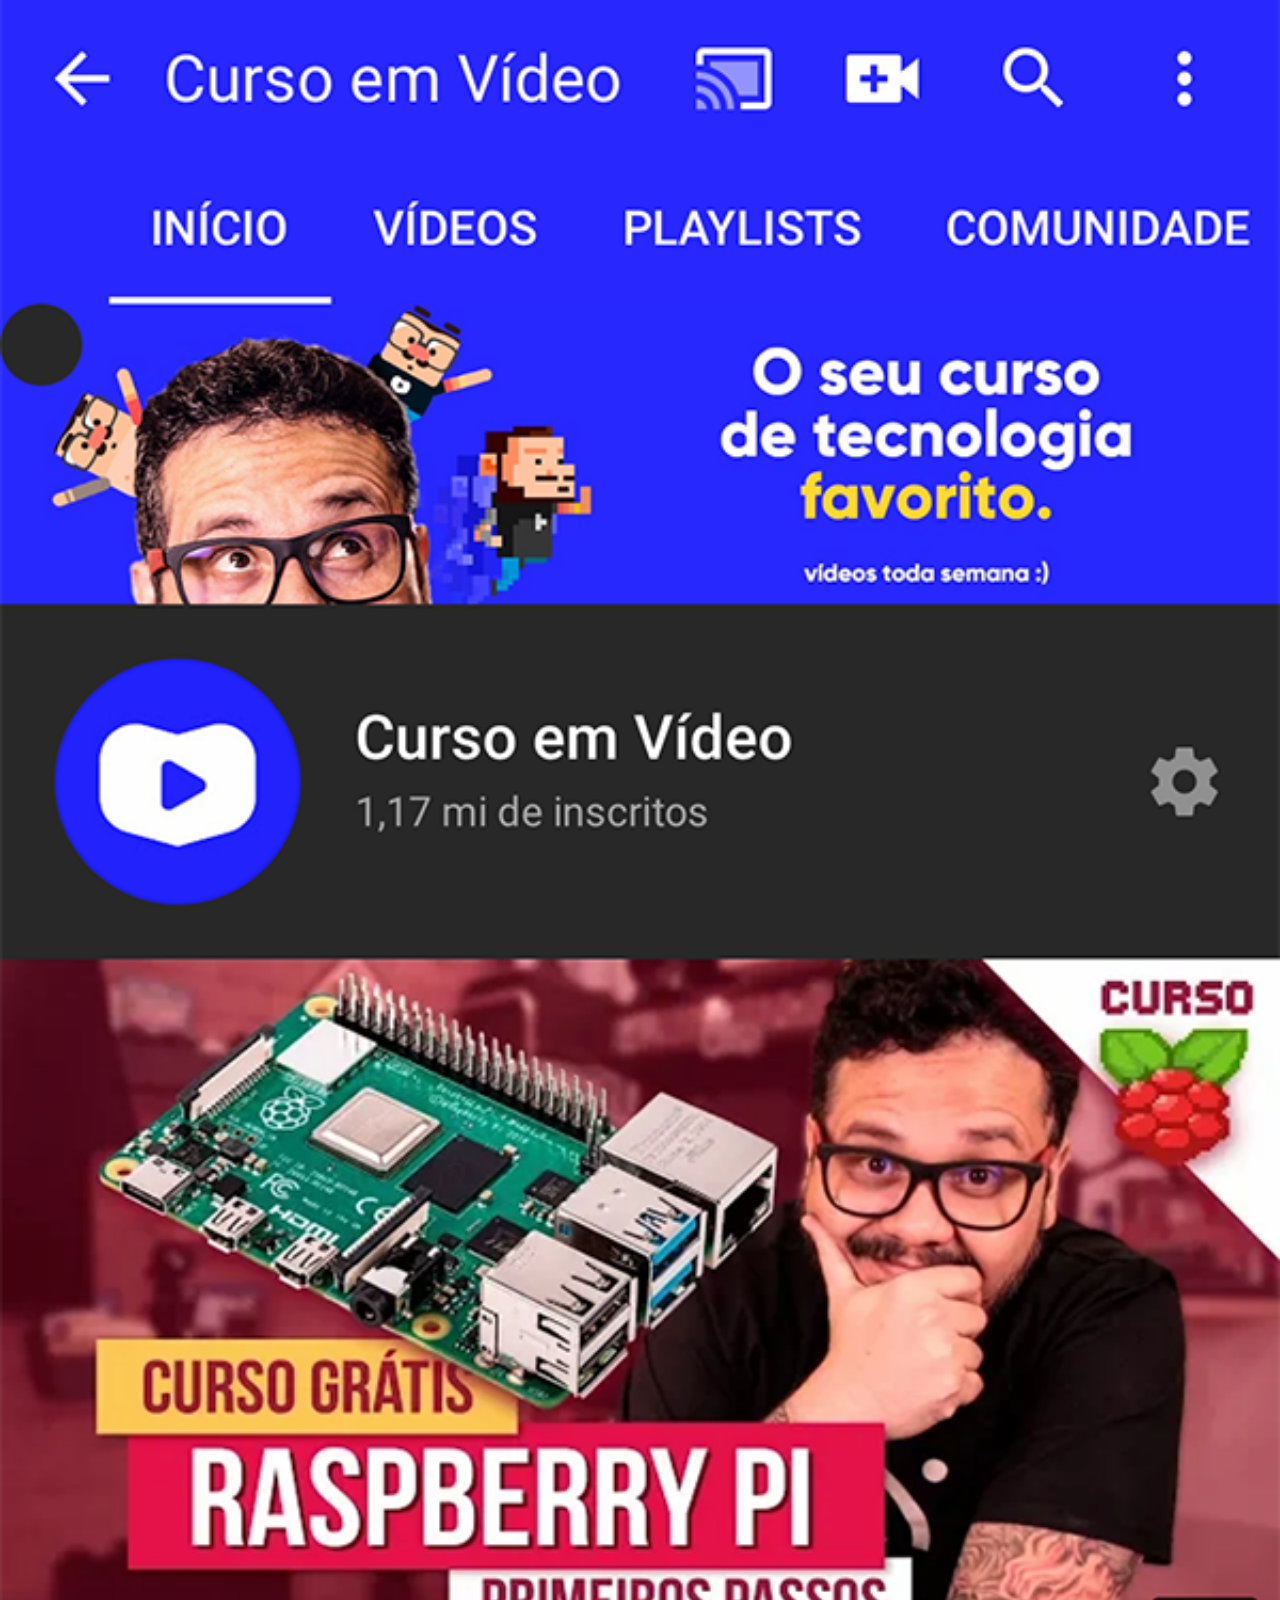
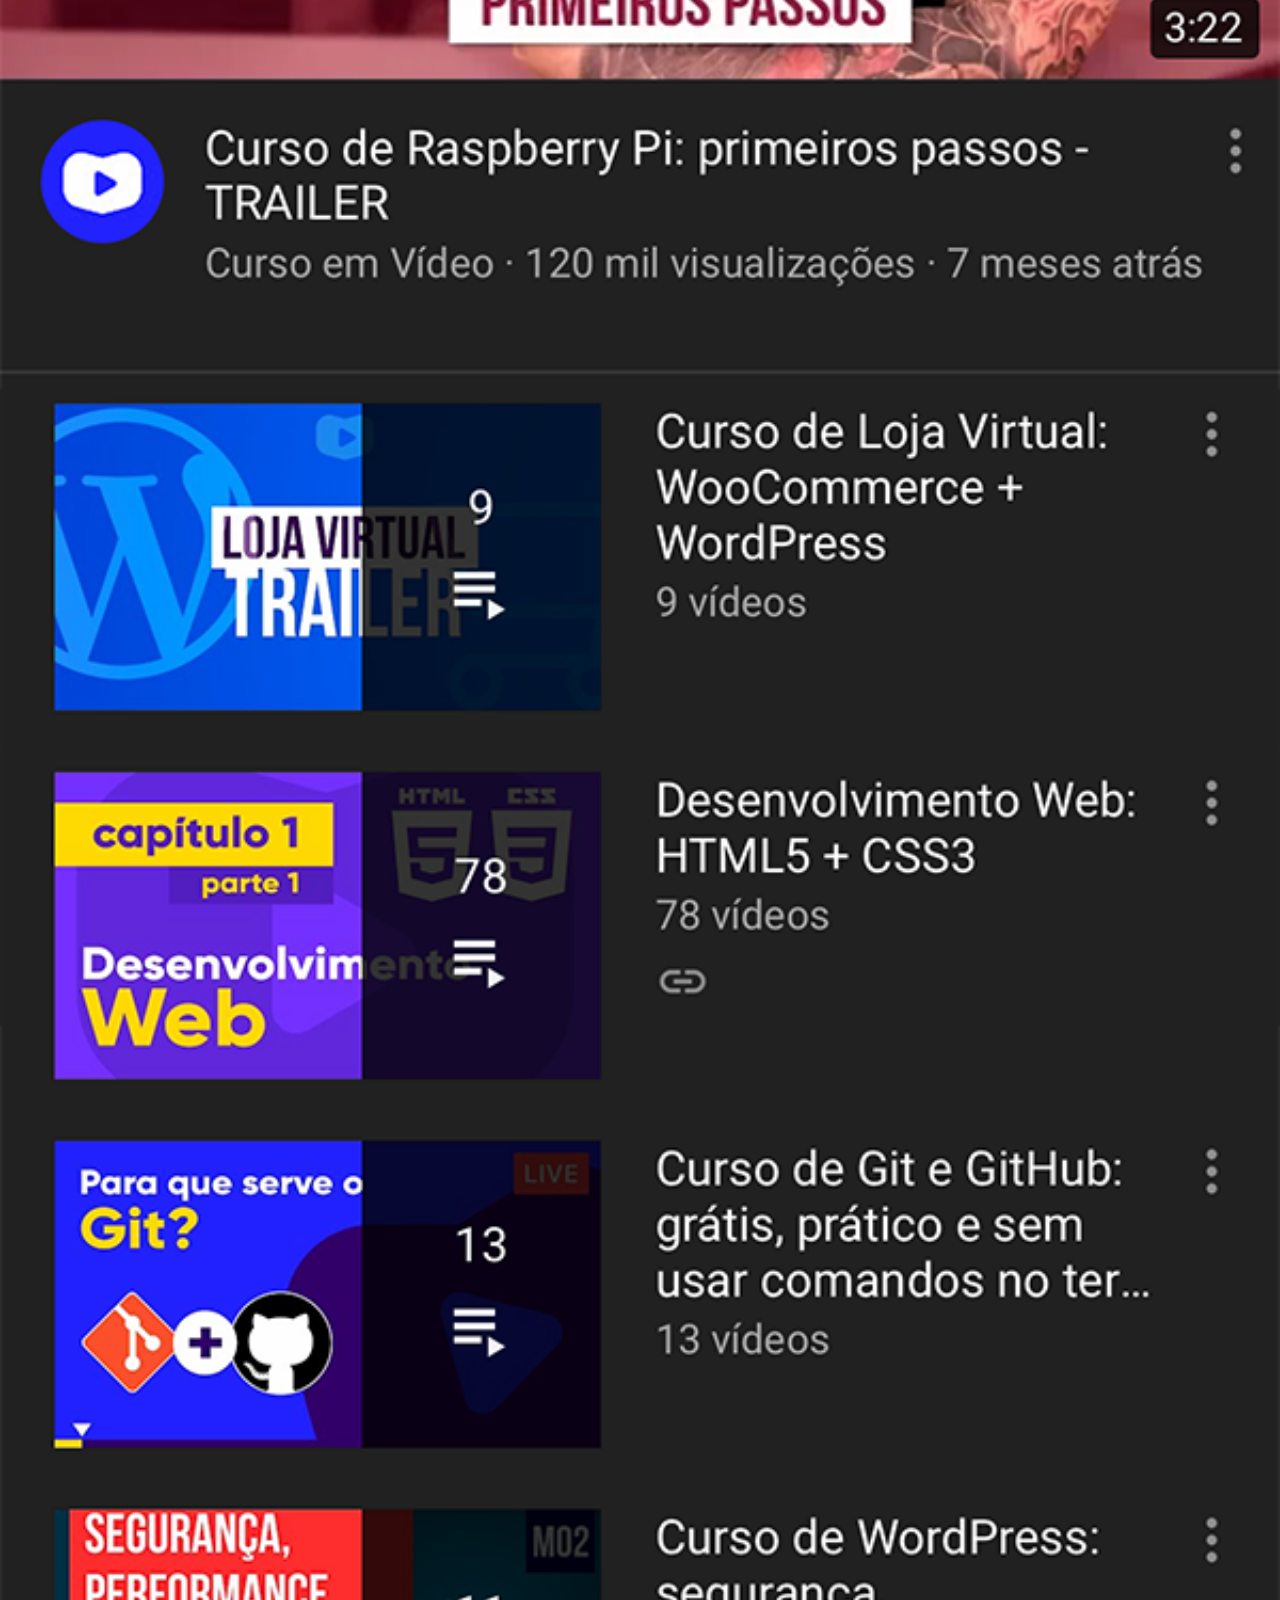
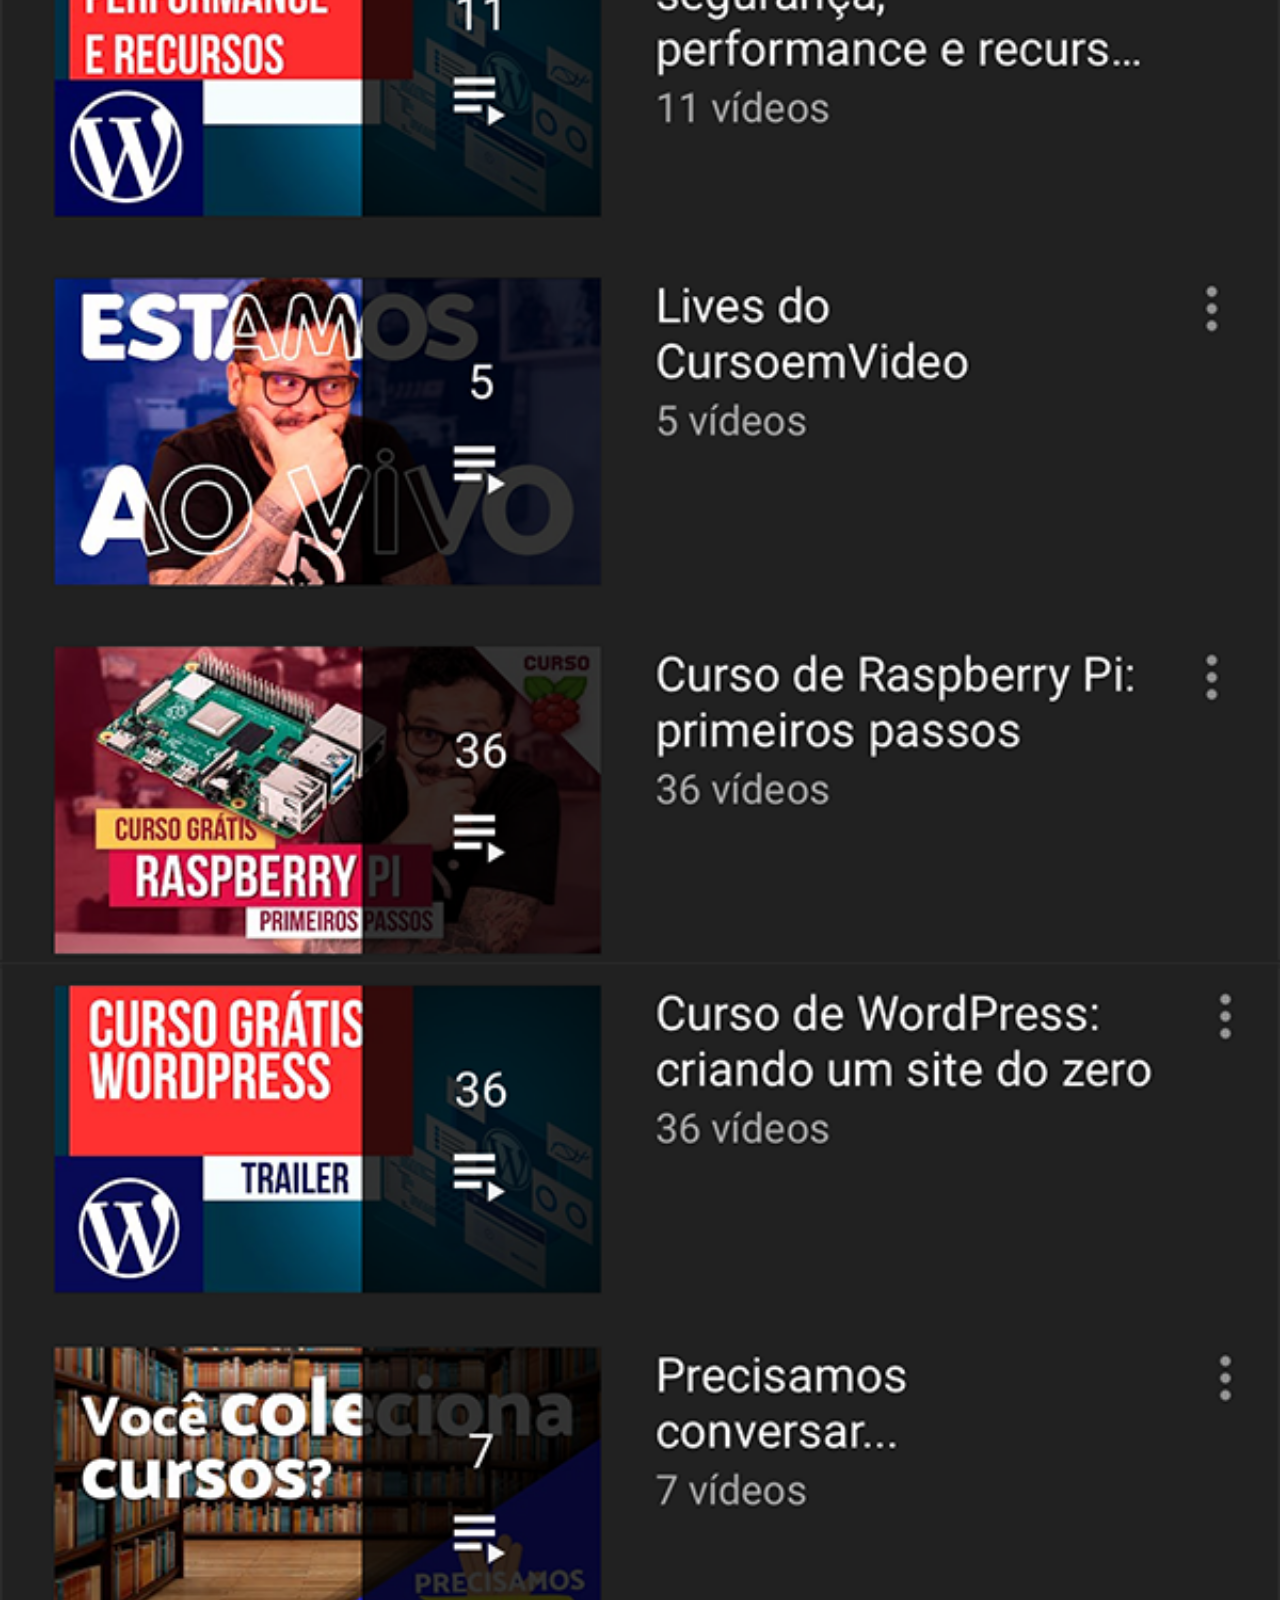
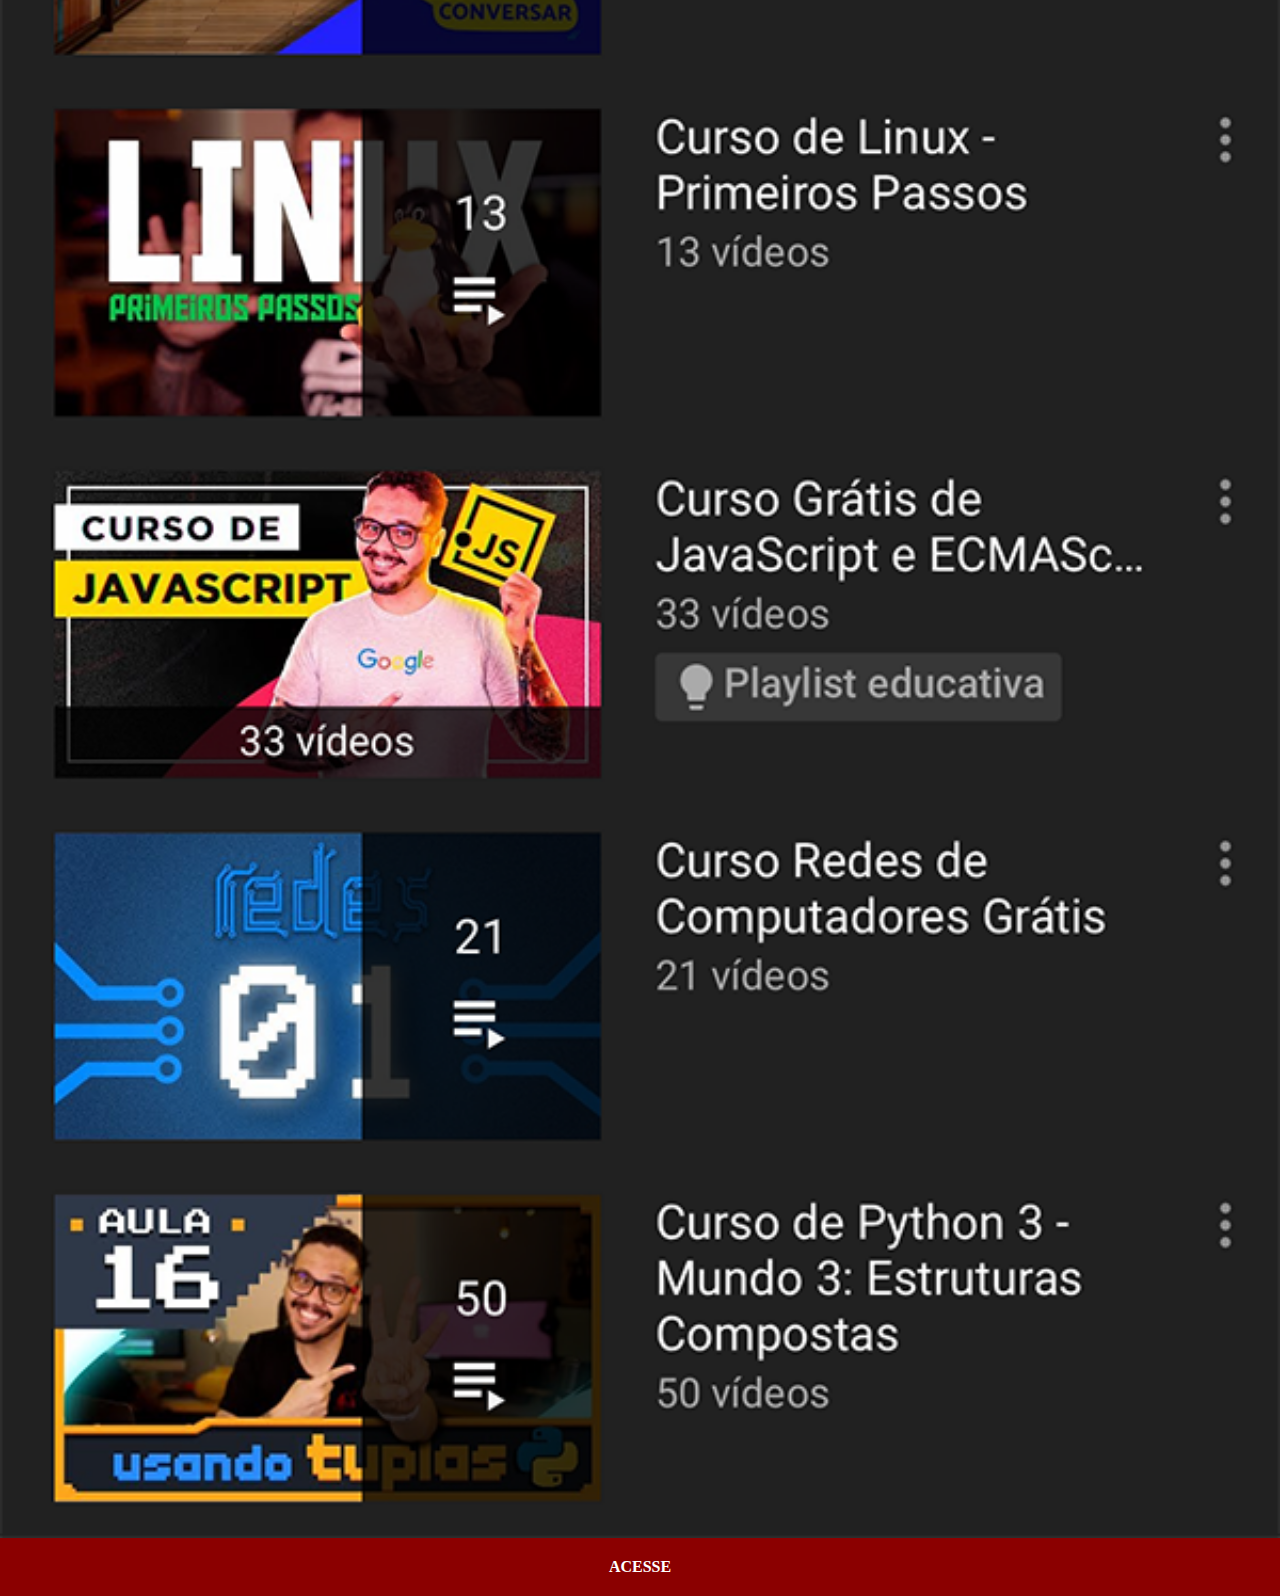
<file: paginas-extas/youtube.html>
<!DOCTYPE html>
<html lang="pt-br">
<head>
    <meta charset="UTF-8">
    <meta name="viewport" content="width=device-width, initial-scale=1.0">
    <title>youtube</title>
    <link rel="stylesheet" href="../estilo/social.css">
</head>
<body>
    <img src="../imagens/tela-youtube.png" alt="">
    <a href="https://www.youtube.com/@CursoemVideo" target="_blank">ACESSE</a>
</body>
</html>
</file>
<file: estilo/style.css>
@charset "UTF-8";
*{
    margin: 0%;
    padding: 0%;
}
html, body{
    height: 100vh;
    width: 100vw;
    background-color: black;
}
body{
    background: url(../imagens/fundo-madeira.jpg) no-repeat top center;
    background-size: cover;
    background-attachment: fixed;
}
main{
    height: 100vh;
    position: relative;
}
section#telefone{
    position: absolute;
    top: 50%;
    left: 50%;
    transform: translate(-50%, -50%);
    height: 627px;
    width: 311px;
    background: url(../imagens/frame-iphone.png) no-repeat;

}
iframe#tela{
    position: relative;
    top: 80px;
    left: 22px;
    width: 269px;
    height: 471px;
}
section#redes-sociais{
    text-align: right;
}
section#redes-sociais img{

    width: 50px;
    margin: 10px;
    border-radius: 50%;
    box-shadow: 2px 2px rgba(0, 0, 0, 0.411);
    box-sizing: border-box;
}
section#redes-sociais img:hover{
    border: 2px solid rgba(255, 255, 255, 0.623);
    transform: translate(-3px, -3px);
    box-shadow: 5px 5px 10px rgba(0, 0, 0, 0.411);
    transition: 0.5s, border 0.2s;
}
</file>
<file: estilo/social.css>
*{
    margin: 0%;
    padding: 0%;
}
::-webkit-scrollbar{
    width: 0%;
    height: 0%;
}
img{
    display: block;
    width: 100vw;
    margin: 0%;
}
a{
    margin: 0%;
    display: block;
    background-color: darkred;
    color: white;
    padding: 20px;
    text-align: center;
    font-weight: bolder;
    text-decoration: none;
}
a:hover{
    background-color: red;
}
</file>
